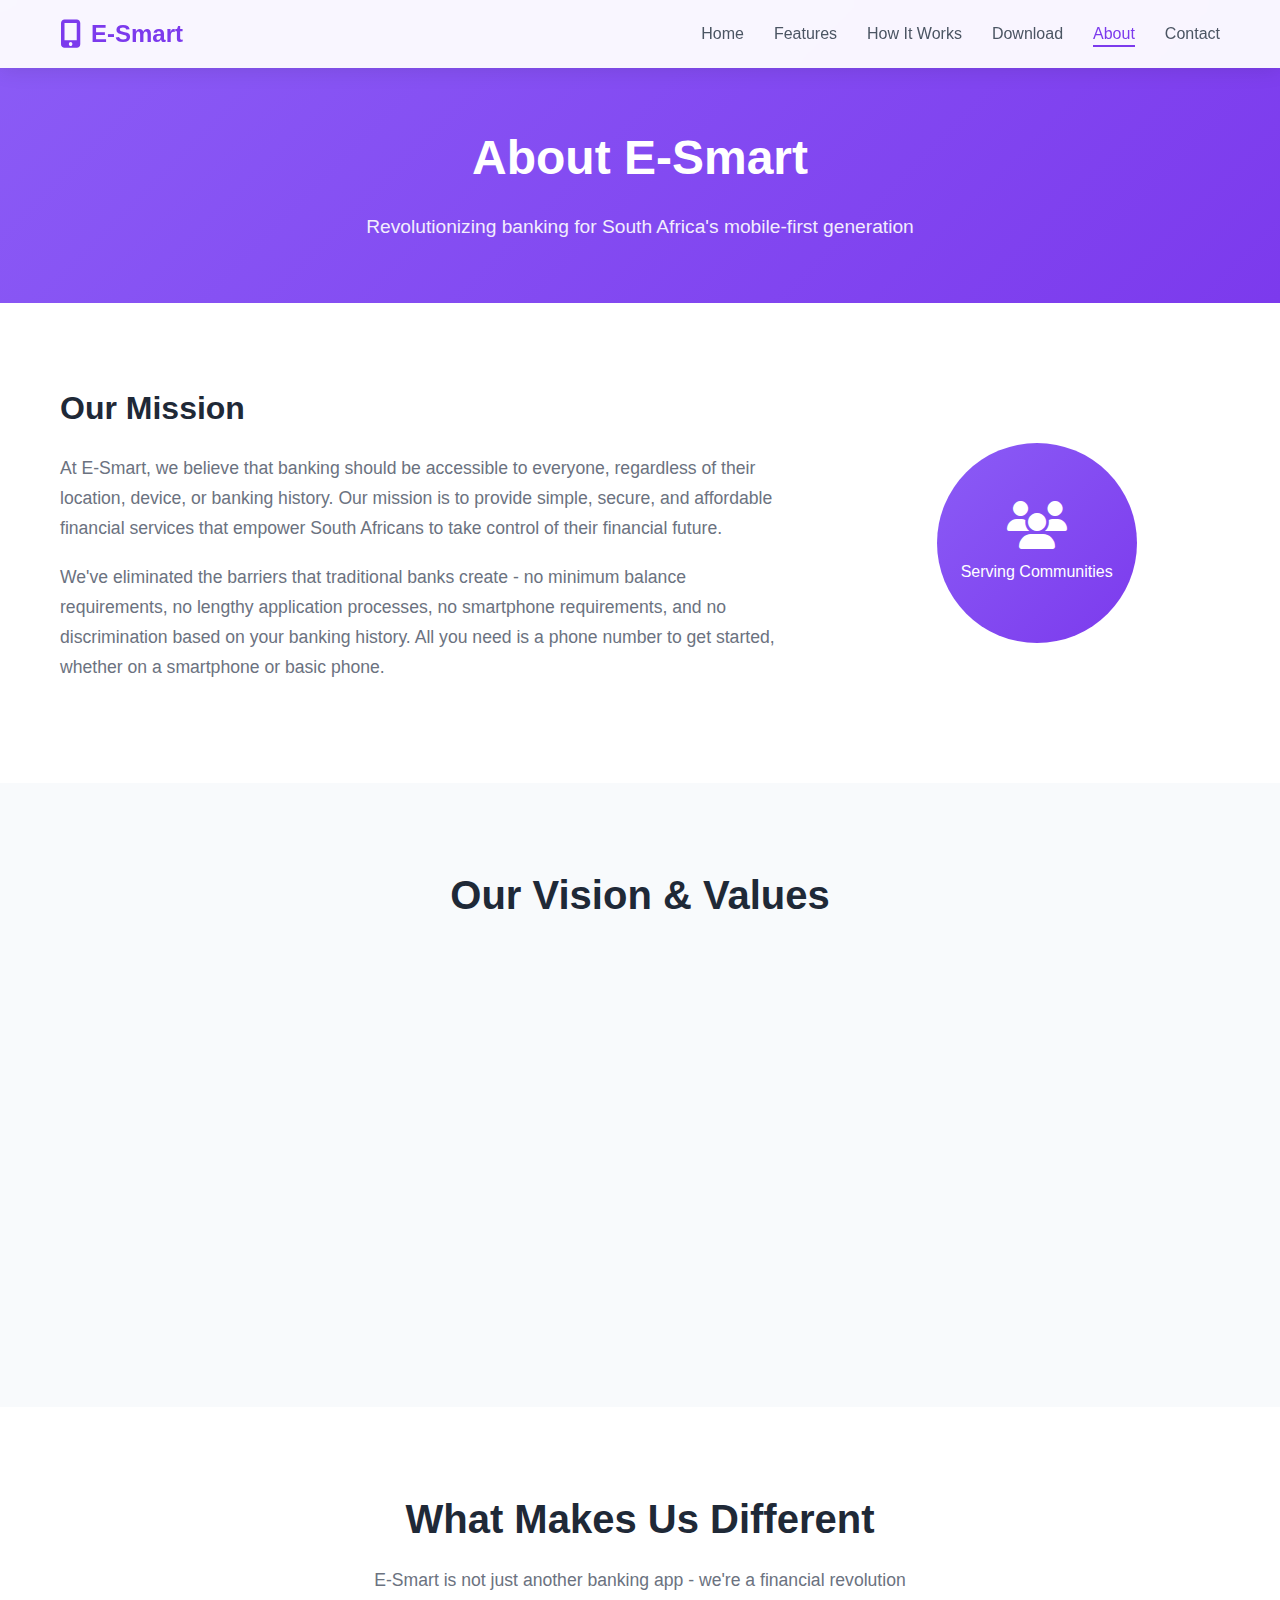
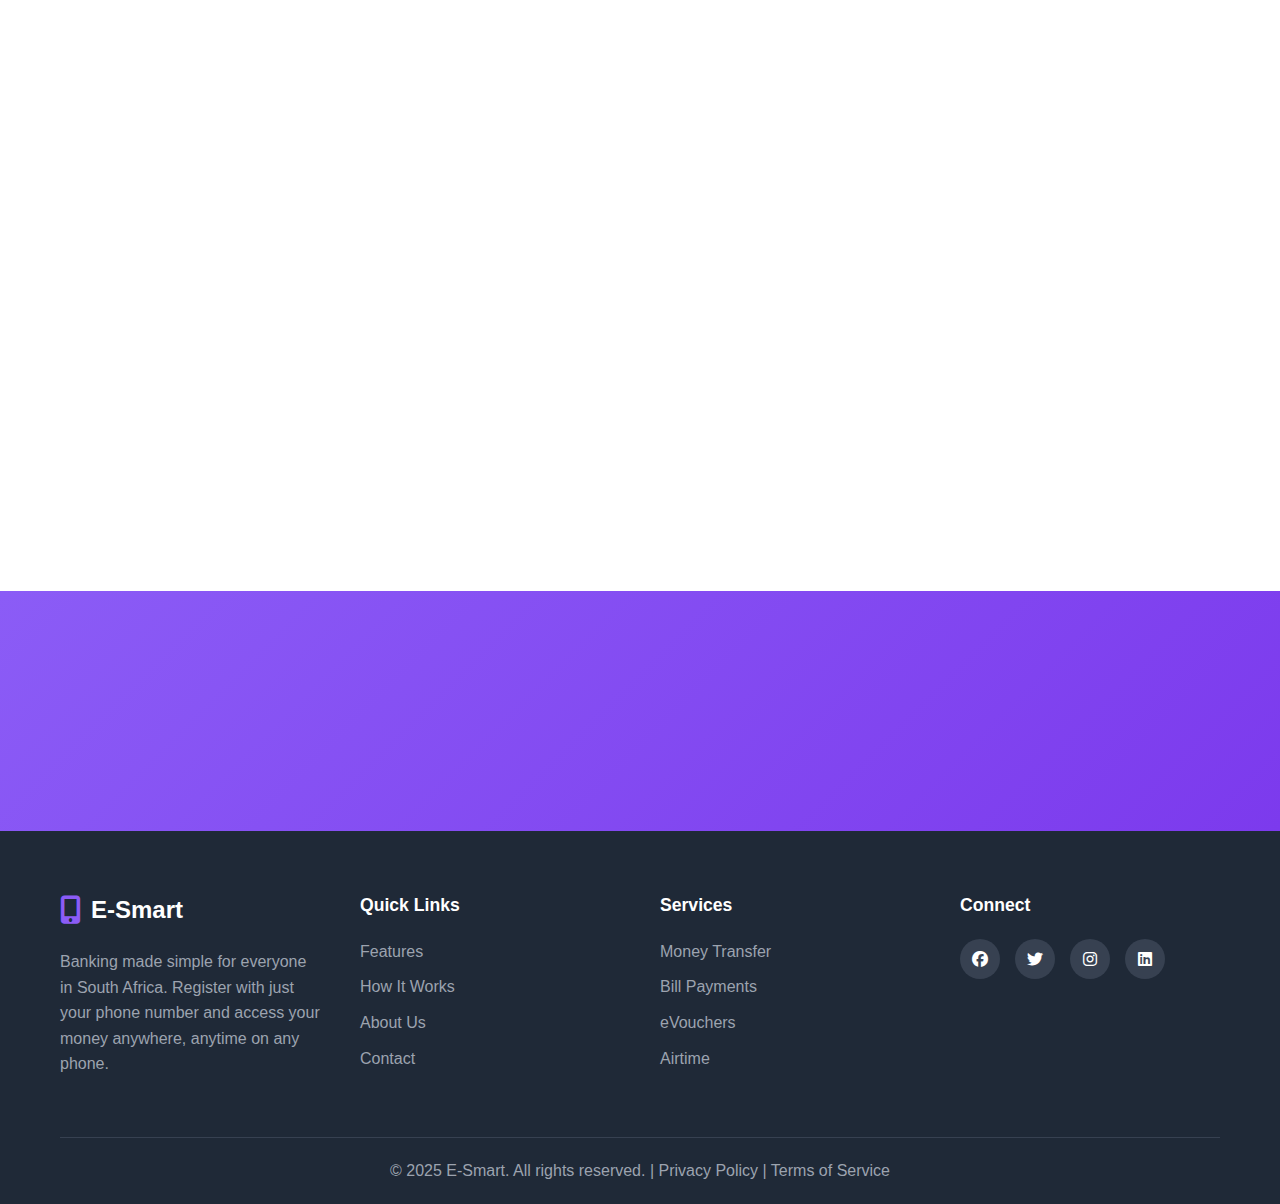
<file: about.html>
<!DOCTYPE html>
<html lang="en">
<head>
    <meta charset="UTF-8">
    <meta name="viewport" content="width=device-width, initial-scale=1.0">
    <title>About Us - E-Smart</title>
    <link rel="stylesheet" href="styles.css">
    <link href="https://cdnjs.cloudflare.com/ajax/libs/font-awesome/6.4.0/css/all.min.css" rel="stylesheet">
</head>
<body>
    <nav class="navbar">
        <div class="nav-container">
            <div class="nav-logo">
                <i class="fas fa-mobile-alt"></i>
                <span>E-Smart</span>
            </div>
            <ul class="nav-menu" id="navMenu">
                <li><a href="index.html" class="nav-link">Home</a></li>
                <li><a href="index.html#features" class="nav-link">Features</a></li>
                <li><a href="index.html#how-it-works" class="nav-link">How It Works</a></li>
                <li><a href="index.html#download" class="nav-link">Download</a></li>
                <li><a href="about.html" class="nav-link active">About</a></li>
                <li><a href="contact.html" class="nav-link">Contact</a></li>
            </ul>
            <div class="nav-toggle" id="navToggle">
                <span class="bar"></span>
                <span class="bar"></span>
                <span class="bar"></span>
            </div>
        </div>
    </nav>

    <section class="page-hero">
        <div class="container">
            <h1>About E-Smart</h1>
            <p>Revolutionizing banking for South Africa's mobile-first generation</p>
        </div>
    </section>

    <section class="about-content">
        <div class="container">
            <div class="about-grid">
                <div class="about-text">
                    <h2>Our Mission</h2>
                    <p>At E-Smart, we believe that banking should be accessible to everyone, regardless of their location, device, or banking history. Our mission is to provide simple, secure, and affordable financial services that empower South Africans to take control of their financial future.</p>
                    
                    <p>We've eliminated the barriers that traditional banks create - no minimum balance requirements, no lengthy application processes, no smartphone requirements, and no discrimination based on your banking history. All you need is a phone number to get started, whether on a smartphone or basic phone.</p>
                </div>
                <div class="about-image">
                    <div class="image-placeholder">
                        <i class="fas fa-users"></i>
                        <p>Serving Communities</p>
                    </div>
                </div>
            </div>
        </div>
    </section>

    <section class="vision-values">
        <div class="container">
            <div class="section-header">
                <h2>Our Vision & Values</h2>
            </div>
            <div class="values-grid">
                <div class="value-card">
                    <i class="fas fa-eye"></i>
                    <h3>Vision</h3>
                    <p>To become South Africa's most trusted banking platform, making financial services accessible to every person with any type of phone - smartphone or basic phone.</p>
                </div>
                <div class="value-card">
                    <i class="fas fa-handshake"></i>
                    <h3>Accessibility</h3>
                    <p>We believe everyone deserves access to banking services, regardless of their background, location, or type of phone they own.</p>
                </div>
                <div class="value-card">
                    <i class="fas fa-shield-alt"></i>
                    <h3>Security</h3>
                    <p>We implement bank-level security measures to protect our users' money and personal information.</p>
                </div>
                <div class="value-card">
                    <i class="fas fa-lightbulb"></i>
                    <h3>Innovation</h3>
                    <p>We continuously innovate to provide the most convenient and user-friendly banking experience.</p>
                </div>
            </div>
        </div>
    </section>

    <section class="why-different">
        <div class="container">
            <div class="section-header">
                <h2>What Makes Us Different</h2>
                <p>E-Smart is not just another banking app - we're a financial revolution</p>
            </div>
            <div class="different-grid">
                <div class="different-item">
                    <h3>Works on Any Phone</h3>
                    <p>Our USSD service (*120*3274#) works on basic phones, feature phones, and smartphones. No internet required for basic banking.</p>
                </div>
                <div class="different-item">
                    <h3>No Bank Dependency</h3>
                    <p>Our eVoucher system allows you to withdraw money at any ATM, regardless of which bank operates it. No more searching for your bank's ATM.</p>
                </div>
                <div class="different-item">
                    <h3>Community-Focused</h3>
                    <p>We work with local spaza shops and merchants, keeping money flowing in your community while providing convenient access points.</p>
                </div>
                <div class="different-item">
                    <h3>Phone-First Design</h3>
                    <p>Built for all mobile users, our platform works on smartphones with intuitive interfaces and on basic phones through USSD menus.</p>
                </div>
                <div class="different-item">
                    <h3>Transparent Pricing</h3>
                    <p>No hidden fees, no monthly charges, no minimum balances. You only pay for the services you use, with clear pricing displayed upfront.</p>
                </div>
            </div>
        </div>
    </section>

    <section class="team-stats">
        <div class="container">
            <div class="stats-grid">
                <div class="stat-card">
                    <div class="stat-number">50K+</div>
                    <div class="stat-label">Active Users</div>
                </div>
                <div class="stat-card">
                    <div class="stat-number">1M+</div>
                    <div class="stat-label">Transactions</div>
                </div>
                <div class="stat-card">
                    <div class="stat-number">500+</div>
                    <div class="stat-label">Partner Locations</div>
                </div>
                <div class="stat-card">
                    <div class="stat-number">24/7</div>
                    <div class="stat-label">Support</div>
                </div>
            </div>
        </div>
    </section>

    <footer class="footer">
        <div class="container">
            <div class="footer-content">
                <div class="footer-section">
                    <div class="footer-logo">
                        <i class="fas fa-mobile-alt"></i>
                        <span>E-Smart</span>
                    </div>
                    <p>Banking made simple for everyone in South Africa. Register with just your phone number and access your money anywhere, anytime on any phone.</p>
                </div>
                <div class="footer-section">
                    <h3>Quick Links</h3>
                    <ul>
                        <li><a href="index.html#features">Features</a></li>
                        <li><a href="index.html#how-it-works">How It Works</a></li>
                        <li><a href="about.html">About Us</a></li>
                        <li><a href="contact.html">Contact</a></li>
                    </ul>
                </div>
                <div class="footer-section">
                    <h3>Services</h3>
                    <ul>
                        <li><a href="#">Money Transfer</a></li>
                        <li><a href="#">Bill Payments</a></li>
                        <li><a href="#">eVouchers</a></li>
                        <li><a href="#">Airtime</a></li>
                    </ul>
                </div>
                <div class="footer-section">
                    <h3>Connect</h3>
                    <div class="social-links">
                        <a href="#"><i class="fab fa-facebook"></i></a>
                        <a href="#"><i class="fab fa-twitter"></i></a>
                        <a href="#"><i class="fab fa-instagram"></i></a>
                        <a href="#"><i class="fab fa-linkedin"></i></a>
                    </div>
                </div>
            </div>
            <div class="footer-bottom">
                <p>&copy; 2025 E-Smart. All rights reserved. | Privacy Policy | Terms of Service</p>
            </div>
        </div>
    </footer>

    <script src="script.js"></script>
</body>
</html>
</file>
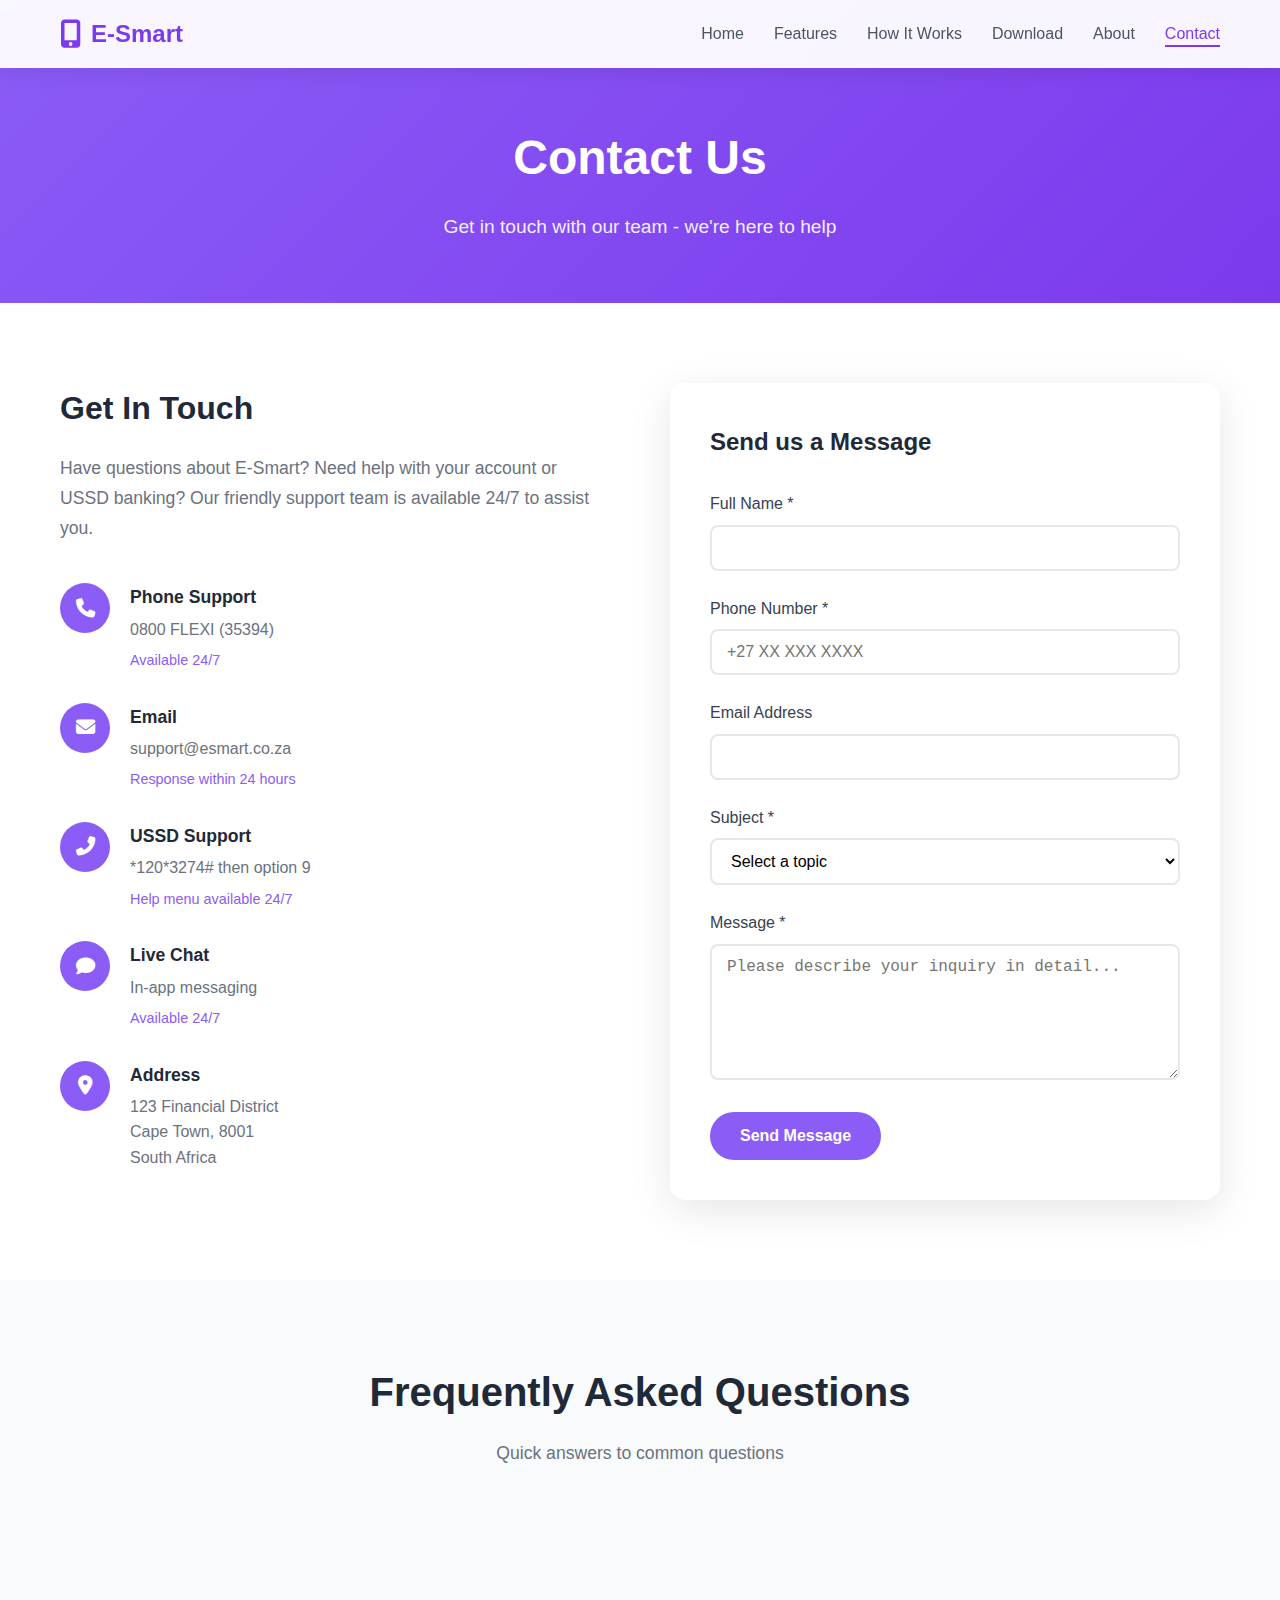
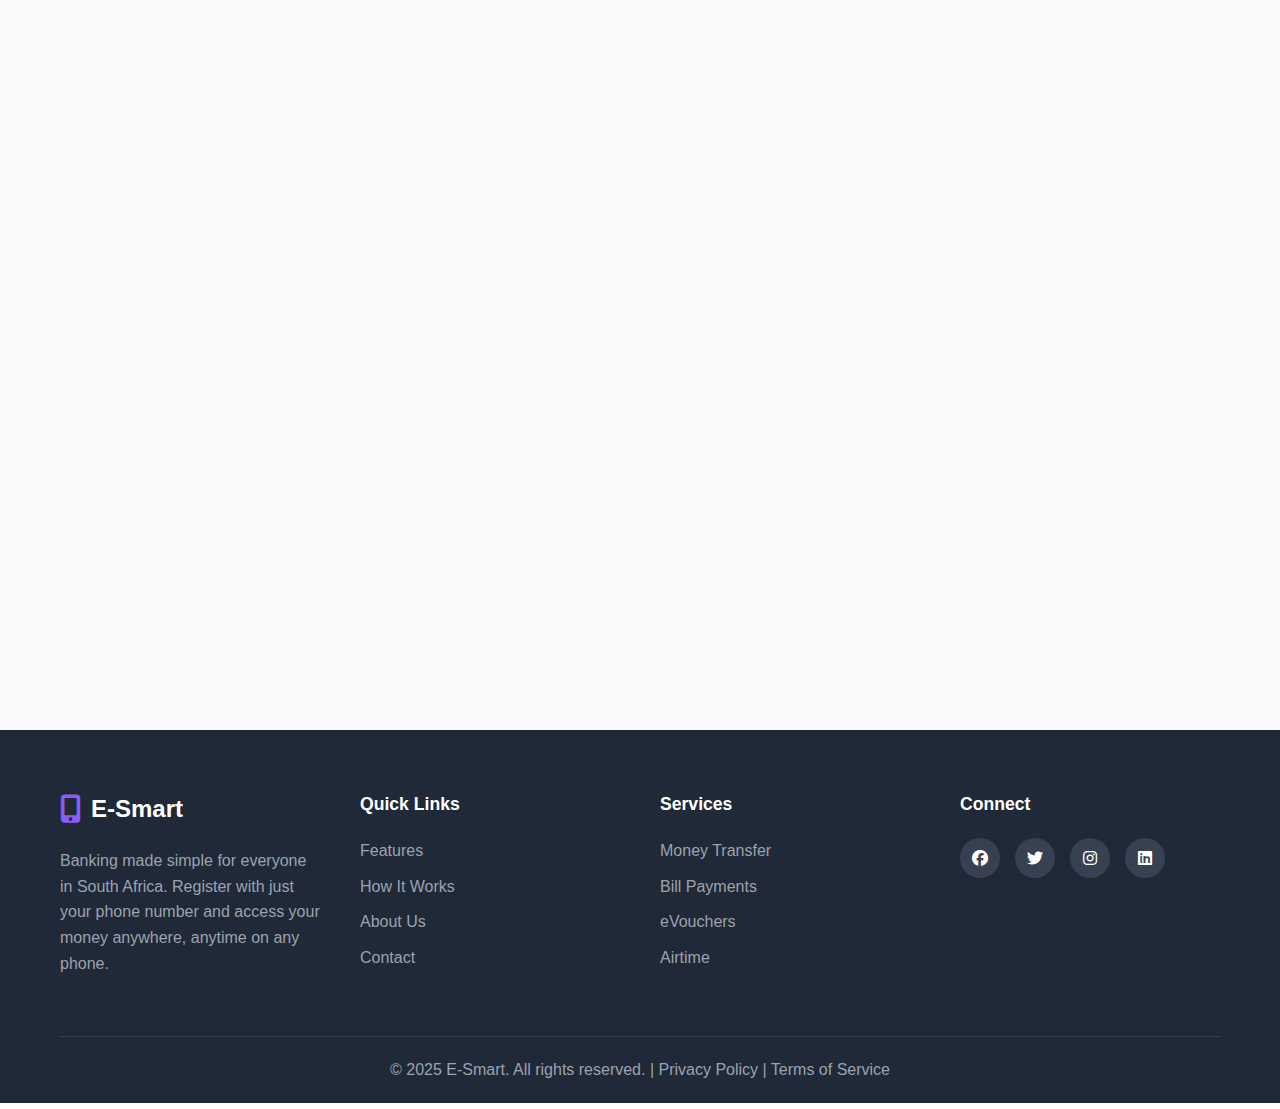
<file: contact.html>
<!DOCTYPE html>
<html lang="en">
<head>
    <meta charset="UTF-8">
    <meta name="viewport" content="width=device-width, initial-scale=1.0">
    <title>Contact Us - E-Smart</title>
    <link rel="stylesheet" href="styles.css">
    <link href="https://cdnjs.cloudflare.com/ajax/libs/font-awesome/6.4.0/css/all.min.css" rel="stylesheet">
</head>
<body>
    <nav class="navbar">
        <div class="nav-container">
            <div class="nav-logo">
                <i class="fas fa-mobile-alt"></i>
                <span>E-Smart</span>
            </div>
            <ul class="nav-menu" id="navMenu">
                <li><a href="index.html" class="nav-link">Home</a></li>
                <li><a href="index.html#features" class="nav-link">Features</a></li>
                <li><a href="index.html#how-it-works" class="nav-link">How It Works</a></li>
                <li><a href="index.html#download" class="nav-link">Download</a></li>
                <li><a href="about.html" class="nav-link">About</a></li>
                <li><a href="contact.html" class="nav-link active">Contact</a></li>
            </ul>
            <div class="nav-toggle" id="navToggle">
                <span class="bar"></span>
                <span class="bar"></span>
                <span class="bar"></span>
            </div>
        </div>
    </nav>

    <section class="page-hero">
        <div class="container">
            <h1>Contact Us</h1>
            <p>Get in touch with our team - we're here to help</p>
        </div>
    </section>

    <section class="contact-content">
        <div class="container">
            <div class="contact-grid">
                <div class="contact-info">
                    <h2>Get In Touch</h2>
                    <p>Have questions about E-Smart? Need help with your account or USSD banking? Our friendly support team is available 24/7 to assist you.</p>
                    
                    <div class="contact-methods">
                        <div class="contact-method">
                            <i class="fas fa-phone"></i>
                            <div>
                                <h3>Phone Support</h3>
                                <p>0800 FLEXI (35394)</p>
                                <span>Available 24/7</span>
                            </div>
                        </div>
                        <div class="contact-method">
                            <i class="fas fa-envelope"></i>
                            <div>
                                <h3>Email</h3>
                                <p>support@esmart.co.za</p>
                                <span>Response within 24 hours</span>
                            </div>
                        </div>
                        <div class="contact-method">
                            <i class="fas fa-phone-alt"></i>
                            <div>
                                <h3>USSD Support</h3>
                                <p>*120*3274# then option 9</p>
                                <span>Help menu available 24/7</span>
                            </div>
                        </div>
                        <div class="contact-method">
                            <i class="fas fa-comment"></i>
                            <div>
                                <h3>Live Chat</h3>
                                <p>In-app messaging</p>
                                <span>Available 24/7</span>
                            </div>
                        </div>
                        <div class="contact-method">
                            <i class="fas fa-map-marker-alt"></i>
                            <div>
                                <h3>Address</h3>
                                <p>123 Financial District<br>Cape Town, 8001<br>South Africa</p>
                            </div>
                        </div>
                    </div>
                </div>
                <div class="contact-form-container">
                    <form class="contact-form" id="contactForm">
                        <h2>Send us a Message</h2>
                        <div class="form-group">
                            <label for="name">Full Name *</label>
                            <input type="text" id="name" name="name" required>
                        </div>
                        <div class="form-group">
                            <label for="phone">Phone Number *</label>
                            <input type="tel" id="phone" name="phone" placeholder="+27 XX XXX XXXX" required>
                        </div>
                        <div class="form-group">
                            <label for="email">Email Address</label>
                            <input type="email" id="email" name="email">
                        </div>
                        <div class="form-group">
                            <label for="subject">Subject *</label>
                            <select id="subject" name="subject" required>
                                <option value="">Select a topic</option>
                                <option value="account">Account Issues</option>
                                <option value="transaction">Transaction Problems</option>
                                <option value="deposit">Deposit Issues</option>
                                <option value="withdrawal">Withdrawal Problems</option>
                                <option value="app">App Support</option>
                                <option value="ussd">USSD Banking Help</option>
                                <option value="general">General Inquiry</option>
                                <option value="business">Business Partnership</option>
                                <option value="feedback">Feedback</option>
                            </select>
                        </div>
                        <div class="form-group">
                            <label for="message">Message *</label>
                            <textarea id="message" name="message" rows="6" placeholder="Please describe your inquiry in detail..." required></textarea>
                        </div>
                        <button type="submit" class="btn btn-primary">Send Message</button>
                    </form>
                </div>
            </div>
        </div>
    </section>

    <section class="faq">
        <div class="container">
            <div class="section-header">
                <h2>Frequently Asked Questions</h2>
                <p>Quick answers to common questions</p>
            </div>
            <div class="faq-grid">
                <div class="faq-item">
                    <h3>How do I register for E-Smart?</h3>
                    <p>Download our app and register with your phone number, or dial *120*3274# on any phone. You'll receive an OTP to verify your account - it's that simple!</p>
                </div>
                <div class="faq-item">
                    <h3>Can I use E-Smart without a smartphone?</h3>
                    <p>Yes! Dial *120*3274# on any phone to access our USSD banking service. You can check balance, send money, buy airtime, and more.</p>
                </div>
                <div class="faq-item">
                    <h3>Where can I deposit money?</h3>
                    <p>You can deposit money at spaza shops, Pick n Pay, Boxer, Shoprite, Kazang agents, MoMo agents, and many other partner locations.</p>
                </div>
                <div class="faq-item">
                    <h3>How do eVouchers work?</h3>
                    <p>Purchase an eVoucher at any participating location, and use it to withdraw cash at any ATM in South Africa - regardless of the bank.</p>
                </div>
                <div class="faq-item">
                    <h3>Is FlexiBank secure?</h3>
                    <h3>Is E-Smart secure?</h3>
                    <p>Yes! We use bank-level security, OTP verification, PIN protection, and encrypted transactions to keep your money and data safe on both app and USSD.</p>
                </div>
                <div class="faq-item">
                    <h3>Are there monthly fees?</h3>
                    <p>No monthly fees! You only pay for the services you use, with transparent pricing and no hidden charges.</p>
                </div>
                <div class="faq-item">
                    <h3>What if I lose my phone?</h3>
                    <p>Contact our support team immediately. We can secure your account and help you regain access on a new device.</p>
                </div>
            </div>
        </div>
    </section>

    <footer class="footer">
        <div class="container">
            <div class="footer-content">
                <div class="footer-section">
                    <div class="footer-logo">
                        <i class="fas fa-mobile-alt"></i>
                        <span>E-Smart</span>
                    </div>
                    <p>Banking made simple for everyone in South Africa. Register with just your phone number and access your money anywhere, anytime on any phone.</p>
                </div>
                <div class="footer-section">
                    <h3>Quick Links</h3>
                    <ul>
                        <li><a href="index.html#features">Features</a></li>
                        <li><a href="index.html#how-it-works">How It Works</a></li>
                        <li><a href="about.html">About Us</a></li>
                        <li><a href="contact.html">Contact</a></li>
                    </ul>
                </div>
                <div class="footer-section">
                    <h3>Services</h3>
                    <ul>
                        <li><a href="#">Money Transfer</a></li>
                        <li><a href="#">Bill Payments</a></li>
                        <li><a href="#">eVouchers</a></li>
                        <li><a href="#">Airtime</a></li>
                    </ul>
                </div>
                <div class="footer-section">
                    <h3>Connect</h3>
                    <div class="social-links">
                        <a href="#"><i class="fab fa-facebook"></i></a>
                        <a href="#"><i class="fab fa-twitter"></i></a>
                        <a href="#"><i class="fab fa-instagram"></i></a>
                        <a href="#"><i class="fab fa-linkedin"></i></a>
                    </div>
                </div>
            </div>
            <div class="footer-bottom">
                <p>&copy; 2025 E-Smart. All rights reserved. | Privacy Policy | Terms of Service</p>
            </div>
        </div>
    </footer>

    <script src="script.js"></script>
</body>
</html>
</file>
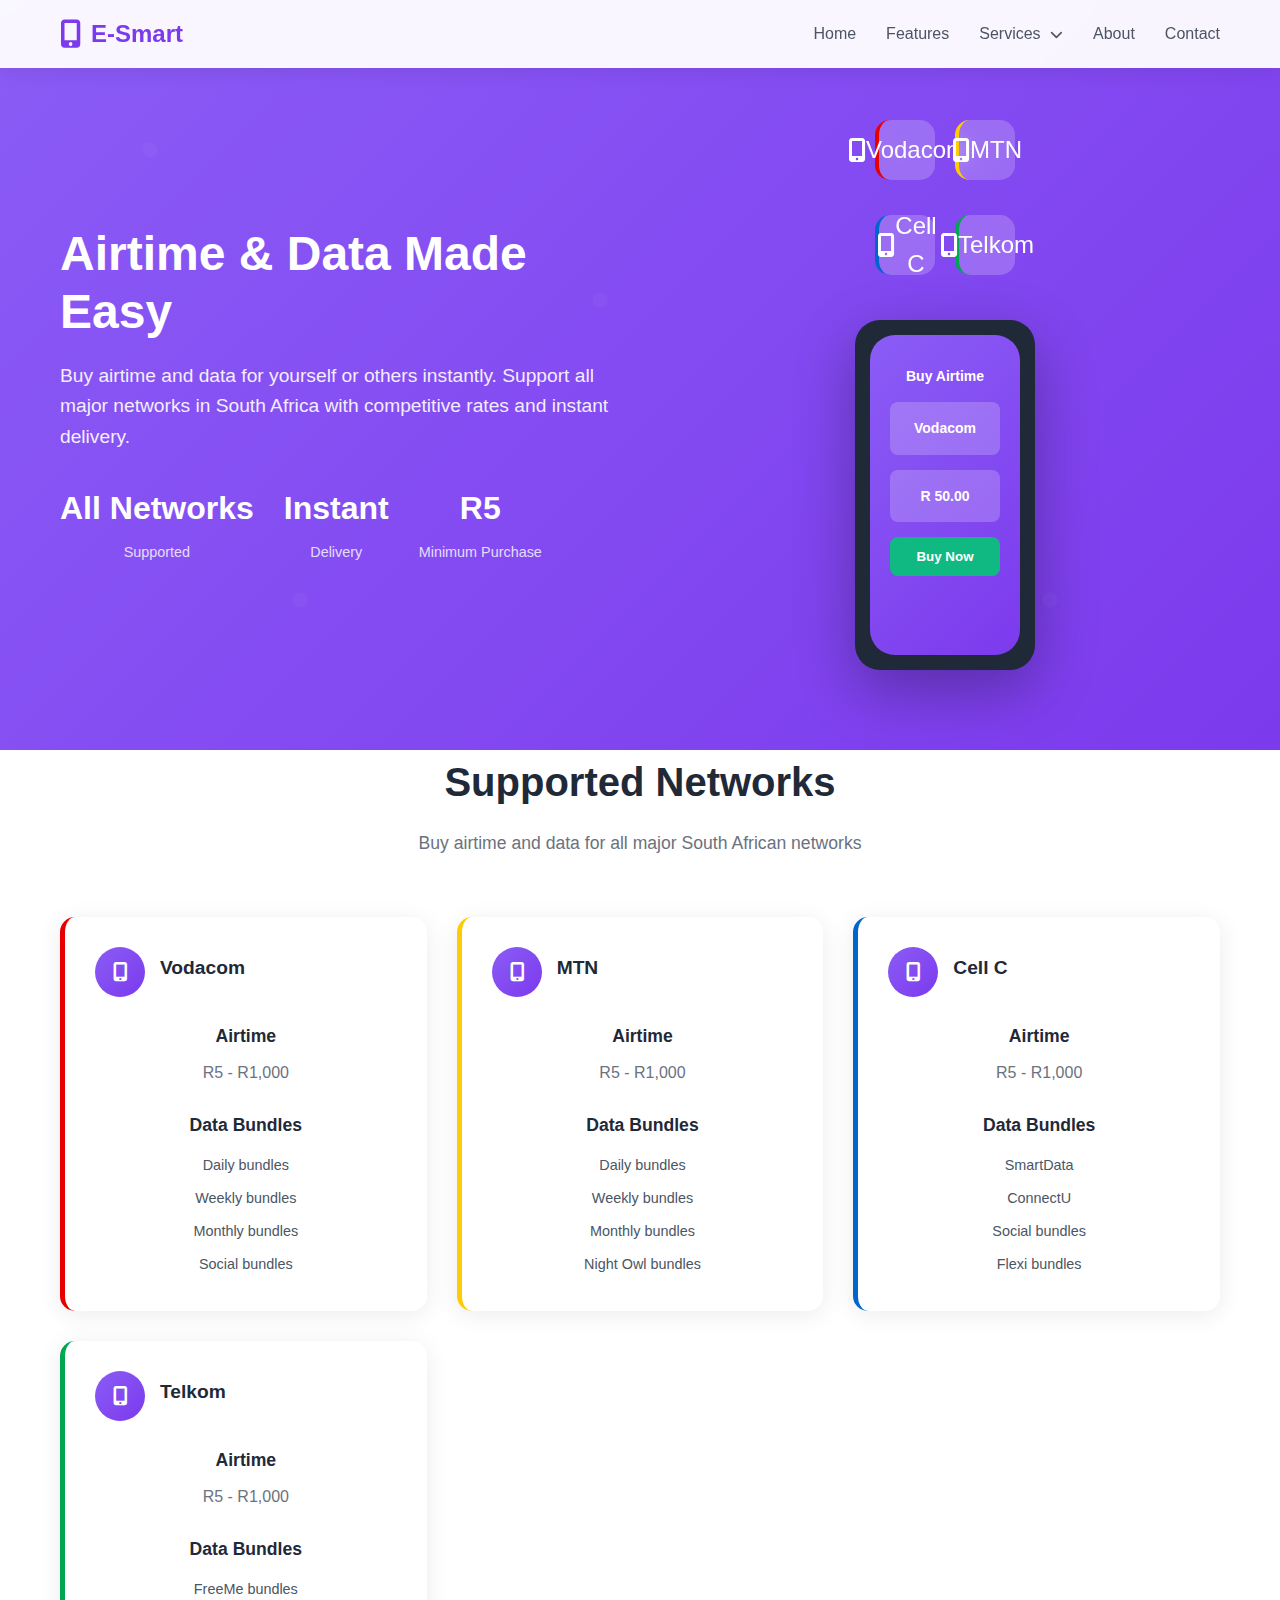
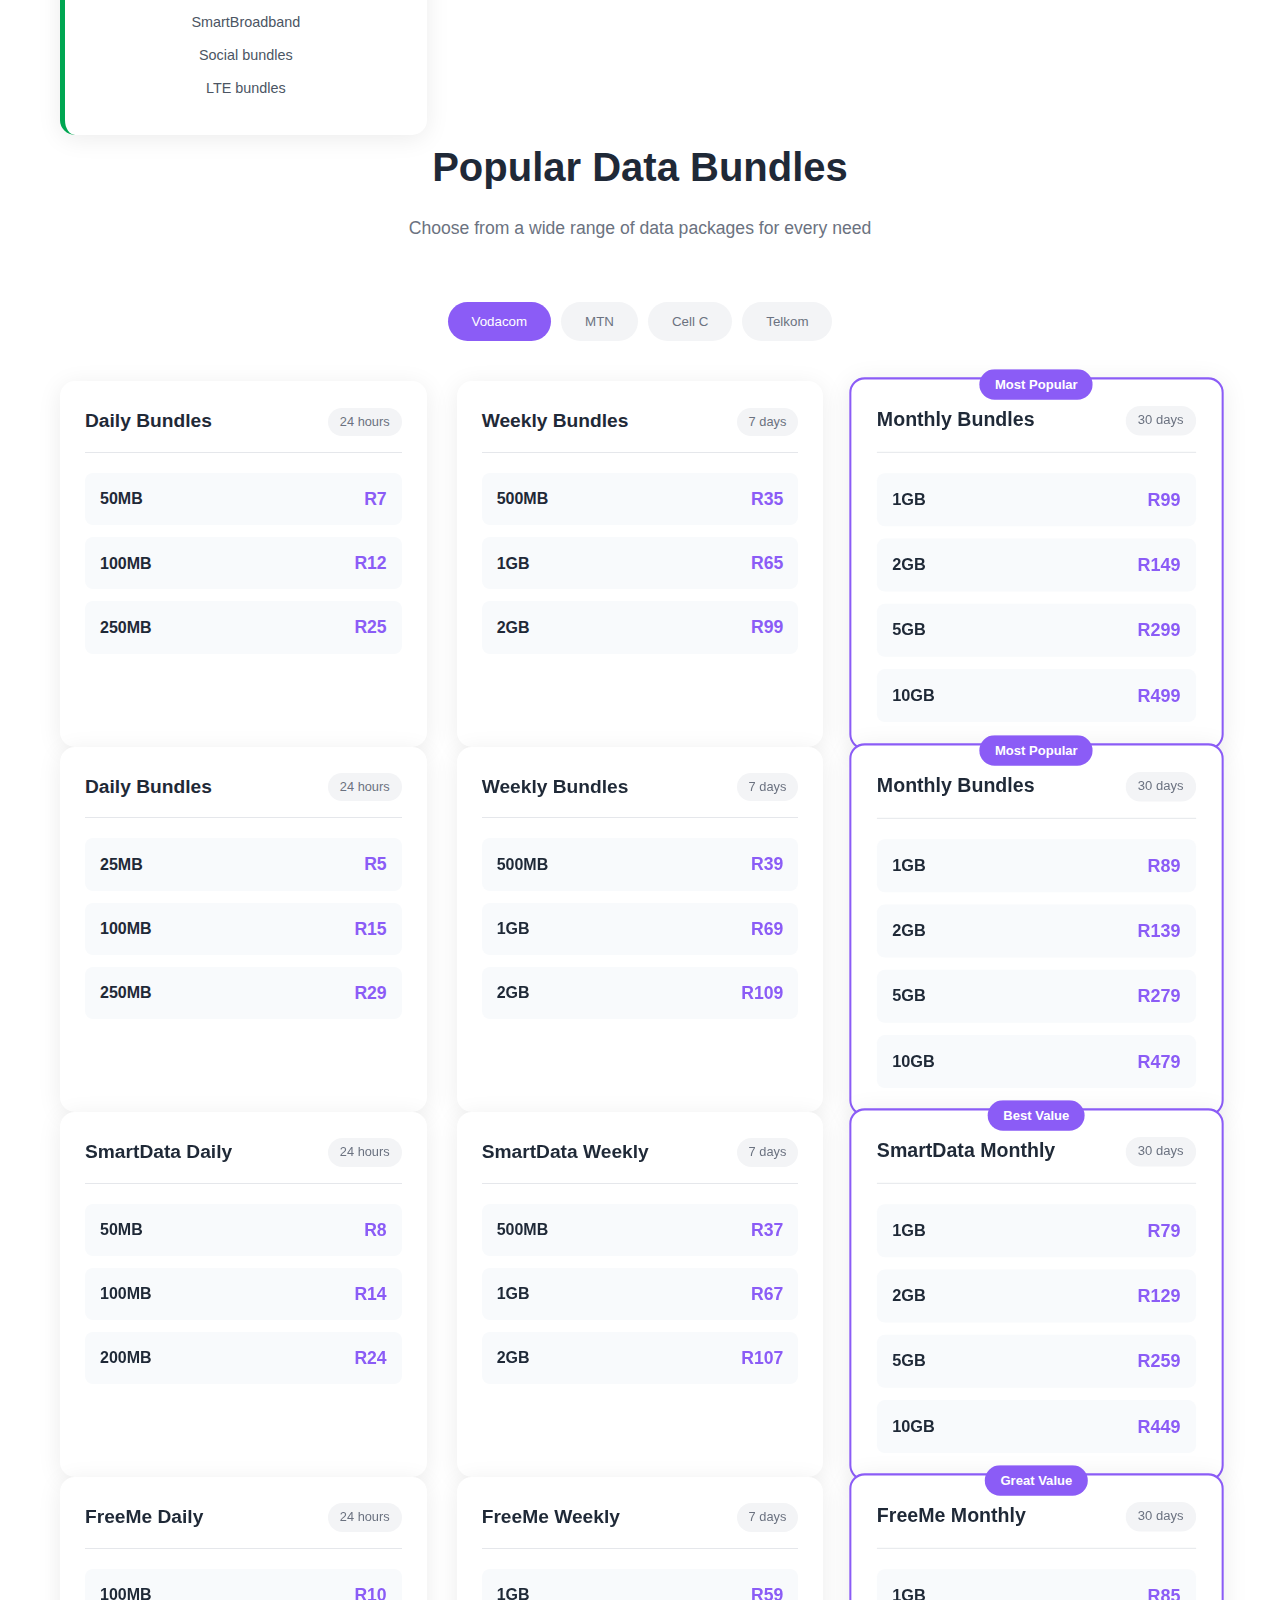
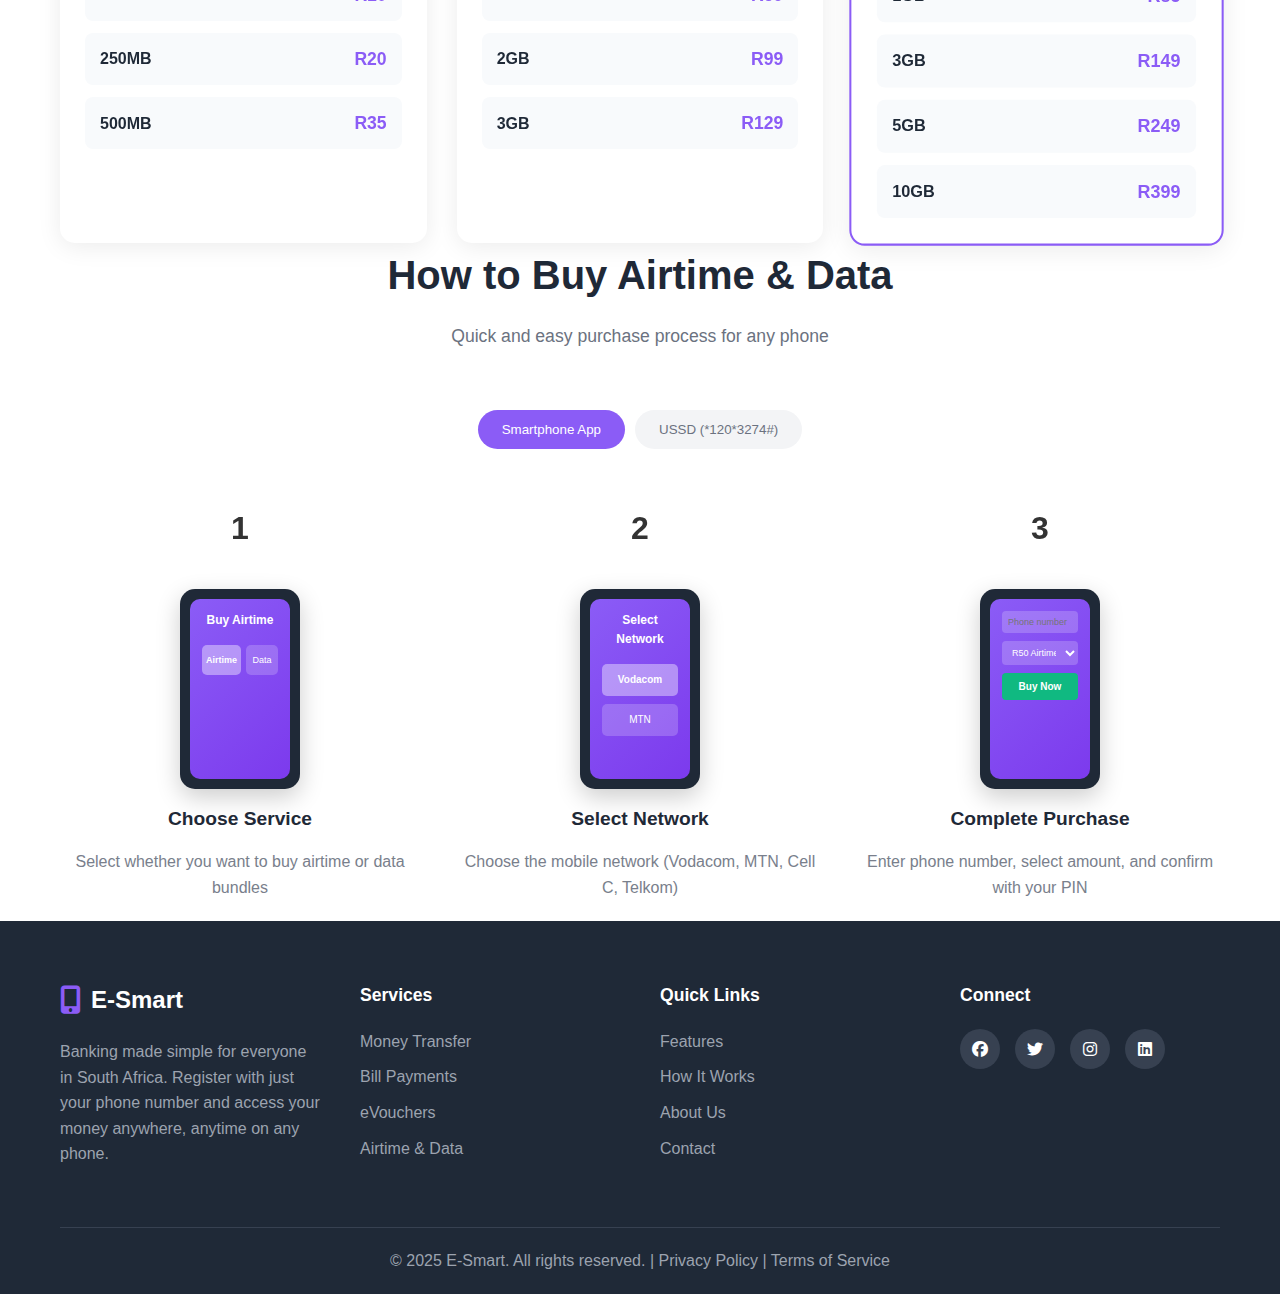
<file: services/airtime-data.html>
<!DOCTYPE html>
<html lang="en">
<head>
    <meta charset="UTF-8">
    <meta name="viewport" content="width=device-width, initial-scale=1.0">
    <title>Airtime & Data - E-Smart</title>
    <link rel="stylesheet" href="../styles.css">
    <link href="https://cdnjs.cloudflare.com/ajax/libs/font-awesome/6.4.0/css/all.min.css" rel="stylesheet">
</head>
<body>
    <nav class="navbar">
        <div class="nav-container">
            <div class="nav-logo">
                <i class="fas fa-mobile-alt"></i>
                <span>E-Smart</span>
            </div>
            <ul class="nav-menu" id="navMenu">
                <li><a href="../index.html" class="nav-link">Home</a></li>
                <li><a href="../index.html#features" class="nav-link">Features</a></li>
                <li class="nav-dropdown">
                    <a href="#" class="nav-link">Services <i class="fas fa-chevron-down"></i></a>
                    <ul class="dropdown-menu">
                        <li><a href="money-transfer.html">Money Transfer</a></li>
                        <li><a href="bill-payments.html">Bill Payments</a></li>
                        <li><a href="evouchers.html">eVouchers</a></li>
                        <li><a href="airtime-data.html">Airtime & Data</a></li>
                    </ul>
                </li>
                <li><a href="../about.html" class="nav-link">About</a></li>
                <li><a href="../contact.html" class="nav-link">Contact</a></li>
            </ul>
            <div class="nav-toggle" id="navToggle">
                <span class="bar"></span>
                <span class="bar"></span>
                <span class="bar"></span>
            </div>
        </div>
    </nav>

    <section class="service-hero">
        <div class="container">
            <div class="service-hero-content">
                <div class="service-hero-text">
                    <h1>Airtime & Data Made Easy</h1>
                    <p>Buy airtime and data for yourself or others instantly. Support all major networks in South Africa with competitive rates and instant delivery.</p>
                    <div class="service-stats">
                        <div class="stat">
                            <span class="stat-number">All Networks</span>
                            <span class="stat-label">Supported</span>
                        </div>
                        <div class="stat">
                            <span class="stat-number">Instant</span>
                            <span class="stat-label">Delivery</span>
                        </div>
                        <div class="stat">
                            <span class="stat-number">R5</span>
                            <span class="stat-label">Minimum Purchase</span>
                        </div>
                    </div>
                </div>
                <div class="service-hero-visual">
                    <div class="airtime-showcase">
                        <div class="network-logos">
                            <div class="network-logo vodacom">
                                <i class="fas fa-mobile-alt"></i>
                                <span>Vodacom</span>
                            </div>
                            <div class="network-logo mtn">
                                <i class="fas fa-mobile-alt"></i>
                                <span>MTN</span>
                            </div>
                            <div class="network-logo cellc">
                                <i class="fas fa-mobile-alt"></i>
                                <span>Cell C</span>
                            </div>
                            <div class="network-logo telkom">
                                <i class="fas fa-mobile-alt"></i>
                                <span>Telkom</span>
                            </div>
                        </div>
                        <div class="purchase-demo">
                            <div class="phone-airtime">
                                <div class="phone-screen">
                                    <div class="airtime-ui">
                                        <h4>Buy Airtime</h4>
                                        <div class="network-select">
                                            <span>Vodacom</span>
                                        </div>
                                        <div class="amount-select">
                                            <span>R 50.00</span>
                                        </div>
                                        <button class="buy-btn">Buy Now</button>
                                    </div>
                                </div>
                            </div>
                        </div>
                    </div>
                </div>
            </div>
        </div>
    </section>

    <section class="supported-networks">
        <div class="container">
            <div class="section-header">
                <h2>Supported Networks</h2>
                <p>Buy airtime and data for all major South African networks</p>
            </div>
            <div class="networks-grid">
                <div class="network-card vodacom-card">
                    <div class="network-header">
                        <div class="network-icon">
                            <i class="fas fa-mobile-alt"></i>
                        </div>
                        <h3>Vodacom</h3>
                    </div>
                    <div class="network-services">
                        <div class="service-type">
                            <h4>Airtime</h4>
                            <p>R5 - R1,000</p>
                        </div>
                        <div class="service-type">
                            <h4>Data Bundles</h4>
                            <ul>
                                <li>Daily bundles</li>
                                <li>Weekly bundles</li>
                                <li>Monthly bundles</li>
                                <li>Social bundles</li>
                            </ul>
                        </div>
                    </div>
                </div>
                <div class="network-card mtn-card">
                    <div class="network-header">
                        <div class="network-icon">
                            <i class="fas fa-mobile-alt"></i>
                        </div>
                        <h3>MTN</h3>
                    </div>
                    <div class="network-services">
                        <div class="service-type">
                            <h4>Airtime</h4>
                            <p>R5 - R1,000</p>
                        </div>
                        <div class="service-type">
                            <h4>Data Bundles</h4>
                            <ul>
                                <li>Daily bundles</li>
                                <li>Weekly bundles</li>
                                <li>Monthly bundles</li>
                                <li>Night Owl bundles</li>
                            </ul>
                        </div>
                    </div>
                </div>
                <div class="network-card cellc-card">
                    <div class="network-header">
                        <div class="network-icon">
                            <i class="fas fa-mobile-alt"></i>
                        </div>
                        <h3>Cell C</h3>
                    </div>
                    <div class="network-services">
                        <div class="service-type">
                            <h4>Airtime</h4>
                            <p>R5 - R1,000</p>
                        </div>
                        <div class="service-type">
                            <h4>Data Bundles</h4>
                            <ul>
                                <li>SmartData</li>
                                <li>ConnectU</li>
                                <li>Social bundles</li>
                                <li>Flexi bundles</li>
                            </ul>
                        </div>
                    </div>
                </div>
                <div class="network-card telkom-card">
                    <div class="network-header">
                        <div class="network-icon">
                            <i class="fas fa-mobile-alt"></i>
                        </div>
                        <h3>Telkom</h3>
                    </div>
                    <div class="network-services">
                        <div class="service-type">
                            <h4>Airtime</h4>
                            <p>R5 - R1,000</p>
                        </div>
                        <div class="service-type">
                            <h4>Data Bundles</h4>
                            <ul>
                                <li>FreeMe bundles</li>
                                <li>SmartBroadband</li>
                                <li>Social bundles</li>
                                <li>LTE bundles</li>
                            </ul>
                        </div>
                    </div>
                </div>
            </div>
        </div>
    </section>

    <section class="data-bundles">
        <div class="container">
            <div class="section-header">
                <h2>Popular Data Bundles</h2>
                <p>Choose from a wide range of data packages for every need</p>
            </div>
            <div class="bundles-showcase">
                <div class="bundle-tabs">
                    <button class="bundle-tab active" data-network="vodacom">Vodacom</button>
                    <button class="bundle-tab" data-network="mtn">MTN</button>
                    <button class="bundle-tab" data-network="cellc">Cell C</button>
                    <button class="bundle-tab" data-network="telkom">Telkom</button>
                </div>
                <div class="bundle-content active" id="vodacom">
                    <div class="bundles-grid">
                        <div class="bundle-card daily">
                            <div class="bundle-header">
                                <h3>Daily Bundles</h3>
                                <span class="validity">24 hours</span>
                            </div>
                            <div class="bundle-options">
                                <div class="bundle-option">
                                    <span class="data-amount">50MB</span>
                                    <span class="price">R7</span>
                                </div>
                                <div class="bundle-option">
                                    <span class="data-amount">100MB</span>
                                    <span class="price">R12</span>
                                </div>
                                <div class="bundle-option">
                                    <span class="data-amount">250MB</span>
                                    <span class="price">R25</span>
                                </div>
                            </div>
                        </div>
                        <div class="bundle-card weekly">
                            <div class="bundle-header">
                                <h3>Weekly Bundles</h3>
                                <span class="validity">7 days</span>
                            </div>
                            <div class="bundle-options">
                                <div class="bundle-option">
                                    <span class="data-amount">500MB</span>
                                    <span class="price">R35</span>
                                </div>
                                <div class="bundle-option">
                                    <span class="data-amount">1GB</span>
                                    <span class="price">R65</span>
                                </div>
                                <div class="bundle-option">
                                    <span class="data-amount">2GB</span>
                                    <span class="price">R99</span>
                                </div>
                            </div>
                        </div>
                        <div class="bundle-card monthly popular">
                            <div class="popular-badge">Most Popular</div>
                            <div class="bundle-header">
                                <h3>Monthly Bundles</h3>
                                <span class="validity">30 days</span>
                            </div>
                            <div class="bundle-options">
                                <div class="bundle-option">
                                    <span class="data-amount">1GB</span>
                                    <span class="price">R99</span>
                                </div>
                                <div class="bundle-option">
                                    <span class="data-amount">2GB</span>
                                    <span class="price">R149</span>
                                </div>
                                <div class="bundle-option">
                                    <span class="data-amount">5GB</span>
                                    <span class="price">R299</span>
                                </div>
                                <div class="bundle-option">
                                    <span class="data-amount">10GB</span>
                                    <span class="price">R499</span>
                                </div>
                            </div>
                        </div>
                    </div>
                </div>
                <div class="bundle-content" id="mtn">
                    <div class="bundles-grid">
                        <div class="bundle-card daily">
                            <div class="bundle-header">
                                <h3>Daily Bundles</h3>
                                <span class="validity">24 hours</span>
                            </div>
                            <div class="bundle-options">
                                <div class="bundle-option">
                                    <span class="data-amount">25MB</span>
                                    <span class="price">R5</span>
                                </div>
                                <div class="bundle-option">
                                    <span class="data-amount">100MB</span>
                                    <span class="price">R15</span>
                                </div>
                                <div class="bundle-option">
                                    <span class="data-amount">250MB</span>
                                    <span class="price">R29</span>
                                </div>
                            </div>
                        </div>
                        <div class="bundle-card weekly">
                            <div class="bundle-header">
                                <h3>Weekly Bundles</h3>
                                <span class="validity">7 days</span>
                            </div>
                            <div class="bundle-options">
                                <div class="bundle-option">
                                    <span class="data-amount">500MB</span>
                                    <span class="price">R39</span>
                                </div>
                                <div class="bundle-option">
                                    <span class="data-amount">1GB</span>
                                    <span class="price">R69</span>
                                </div>
                                <div class="bundle-option">
                                    <span class="data-amount">2GB</span>
                                    <span class="price">R109</span>
                                </div>
                            </div>
                        </div>
                        <div class="bundle-card monthly popular">
                            <div class="popular-badge">Most Popular</div>
                            <div class="bundle-header">
                                <h3>Monthly Bundles</h3>
                                <span class="validity">30 days</span>
                            </div>
                            <div class="bundle-options">
                                <div class="bundle-option">
                                    <span class="data-amount">1GB</span>
                                    <span class="price">R89</span>
                                </div>
                                <div class="bundle-option">
                                    <span class="data-amount">2GB</span>
                                    <span class="price">R139</span>
                                </div>
                                <div class="bundle-option">
                                    <span class="data-amount">5GB</span>
                                    <span class="price">R279</span>
                                </div>
                                <div class="bundle-option">
                                    <span class="data-amount">10GB</span>
                                    <span class="price">R479</span>
                                </div>
                            </div>
                        </div>
                    </div>
                </div>
                <div class="bundle-content" id="cellc">
                    <div class="bundles-grid">
                        <div class="bundle-card daily">
                            <div class="bundle-header">
                                <h3>SmartData Daily</h3>
                                <span class="validity">24 hours</span>
                            </div>
                            <div class="bundle-options">
                                <div class="bundle-option">
                                    <span class="data-amount">50MB</span>
                                    <span class="price">R8</span>
                                </div>
                                <div class="bundle-option">
                                    <span class="data-amount">100MB</span>
                                    <span class="price">R14</span>
                                </div>
                                <div class="bundle-option">
                                    <span class="data-amount">200MB</span>
                                    <span class="price">R24</span>
                                </div>
                            </div>
                        </div>
                        <div class="bundle-card weekly">
                            <div class="bundle-header">
                                <h3>SmartData Weekly</h3>
                                <span class="validity">7 days</span>
                            </div>
                            <div class="bundle-options">
                                <div class="bundle-option">
                                    <span class="data-amount">500MB</span>
                                    <span class="price">R37</span>
                                </div>
                                <div class="bundle-option">
                                    <span class="data-amount">1GB</span>
                                    <span class="price">R67</span>
                                </div>
                                <div class="bundle-option">
                                    <span class="data-amount">2GB</span>
                                    <span class="price">R107</span>
                                </div>
                            </div>
                        </div>
                        <div class="bundle-card monthly popular">
                            <div class="popular-badge">Best Value</div>
                            <div class="bundle-header">
                                <h3>SmartData Monthly</h3>
                                <span class="validity">30 days</span>
                            </div>
                            <div class="bundle-options">
                                <div class="bundle-option">
                                    <span class="data-amount">1GB</span>
                                    <span class="price">R79</span>
                                </div>
                                <div class="bundle-option">
                                    <span class="data-amount">2GB</span>
                                    <span class="price">R129</span>
                                </div>
                                <div class="bundle-option">
                                    <span class="data-amount">5GB</span>
                                    <span class="price">R259</span>
                                </div>
                                <div class="bundle-option">
                                    <span class="data-amount">10GB</span>
                                    <span class="price">R449</span>
                                </div>
                            </div>
                        </div>
                    </div>
                </div>
                <div class="bundle-content" id="telkom">
                    <div class="bundles-grid">
                        <div class="bundle-card daily">
                            <div class="bundle-header">
                                <h3>FreeMe Daily</h3>
                                <span class="validity">24 hours</span>
                            </div>
                            <div class="bundle-options">
                                <div class="bundle-option">
                                    <span class="data-amount">100MB</span>
                                    <span class="price">R10</span>
                                </div>
                                <div class="bundle-option">
                                    <span class="data-amount">250MB</span>
                                    <span class="price">R20</span>
                                </div>
                                <div class="bundle-option">
                                    <span class="data-amount">500MB</span>
                                    <span class="price">R35</span>
                                </div>
                            </div>
                        </div>
                        <div class="bundle-card weekly">
                            <div class="bundle-header">
                                <h3>FreeMe Weekly</h3>
                                <span class="validity">7 days</span>
                            </div>
                            <div class="bundle-options">
                                <div class="bundle-option">
                                    <span class="data-amount">1GB</span>
                                    <span class="price">R59</span>
                                </div>
                                <div class="bundle-option">
                                    <span class="data-amount">2GB</span>
                                    <span class="price">R99</span>
                                </div>
                                <div class="bundle-option">
                                    <span class="data-amount">3GB</span>
                                    <span class="price">R129</span>
                                </div>
                            </div>
                        </div>
                        <div class="bundle-card monthly popular">
                            <div class="popular-badge">Great Value</div>
                            <div class="bundle-header">
                                <h3>FreeMe Monthly</h3>
                                <span class="validity">30 days</span>
                            </div>
                            <div class="bundle-options">
                                <div class="bundle-option">
                                    <span class="data-amount">1GB</span>
                                    <span class="price">R85</span>
                                </div>
                                <div class="bundle-option">
                                    <span class="data-amount">3GB</span>
                                    <span class="price">R149</span>
                                </div>
                                <div class="bundle-option">
                                    <span class="data-amount">5GB</span>
                                    <span class="price">R249</span>
                                </div>
                                <div class="bundle-option">
                                    <span class="data-amount">10GB</span>
                                    <span class="price">R399</span>
                                </div>
                            </div>
                        </div>
                    </div>
                </div>
            </div>
        </div>
    </section>

    <section class="purchase-process">
        <div class="container">
            <div class="section-header">
                <h2>How to Buy Airtime & Data</h2>
                <p>Quick and easy purchase process for any phone</p>
            </div>
            <div class="purchase-methods">
                <div class="method-tabs">
                    <button class="tab-btn active" data-tab="app-purchase">Smartphone App</button>
                    <button class="tab-btn" data-tab="ussd-purchase">USSD (*120*3274#)</button>
                </div>
                <div class="tab-content active" id="app-purchase">
                    <div class="app-purchase-flow">
                        <div class="purchase-step">
                            <div class="step-number">1</div>
                            <div class="step-visual">
                                <div class="mini-phone">
                                    <div class="mini-screen">
                                        <div class="purchase-ui">
                                            <h4>Buy Airtime</h4>
                                            <div class="service-options">
                                                <div class="option selected">Airtime</div>
                                                <div class="option">Data</div>
                                            </div>
                                        </div>
                                    </div>
                                </div>
                            </div>
                            <div class="step-content">
                                <h3>Choose Service</h3>
                                <p>Select whether you want to buy airtime or data bundles</p>
                            </div>
                        </div>
                        <div class="purchase-step">
                            <div class="step-number">2</div>
                            <div class="step-visual">
                                <div class="mini-phone">
                                    <div class="mini-screen">
                                        <div class="network-selection">
                                            <h4>Select Network</h4>
                                            <div class="networks">
                                                <div class="network selected">Vodacom</div>
                                                <div class="network">MTN</div>
                                            </div>
                                        </div>
                                    </div>
                                </div>
                            </div>
                            <div class="step-content">
                                <h3>Select Network</h3>
                                <p>Choose the mobile network (Vodacom, MTN, Cell C, Telkom)</p>
                            </div>
                        </div>
                        <div class="purchase-step">
                            <div class="step-number">3</div>
                            <div class="step-visual">
                                <div class="mini-phone">
                                    <div class="mini-screen">
                                        <div class="purchase-details">
                                            <input type="text" placeholder="Phone number" />
                                            <select>
                                                <option>R50 Airtime</option>
                                            </select>
                                            <button>Buy Now</button>
                                        </div>
                                    </div>
                                </div>
                            </div>
                            <div class="step-content">
                                <h3>Complete Purchase</h3>
                                <p>Enter phone number, select amount, and confirm with your PIN</p>
                            </div>
                        </div>
                    </div>
                </div>
                <div class="tab-content" id="ussd-purchase">
                    <div class="ussd-purchase-flow">
                        <div class="ussd-step-large">
                            <div class="step-number">1</div>
                            <div class="ussd-screen-large">
                                <div class="ussd-display">
                                    <div class="ussd-header">E-Smart USSD</div>
                                    <div class="ussd-menu">
                                        <p>1. Check Balance</p>
                                        <p>2. Send Money</p>
                                        <p>3. Buy Airtime ←</p>
                                        <p>4. Buy Data</p>
                                        <p>5. Pay Bills</p>
                                        <p>0. More Options</p>
                                    </div>
                                    <div class="ussd-footer">Reply with 3</div>
                                </div>
                            </div>
                            <p>Dial *120*3274# and select option 3 for Airtime or 4 for Data</p>
                        </div>
                        <div class="ussd-step-large">
                            <div class="step-number">2</div>
                            <div class="ussd-screen-large">
                                <div class="ussd-display">
                                    <div class="ussd-header">Buy Airtime</div>
                                    <div class="ussd-menu">
                                        <p>Select Network:</p>
                                        <p>1. Vodacom</p>
                                        <p>2. MTN</p>
                                        <p>3. Cell C</p>
                                        <p>4. Telkom</p>
                                    </div>
                                    <div class="ussd-footer">Choose network</div>
                                </div>
                            </div>
                            <p>Select the mobile network for the airtime purchase</p>
                        </div>
                        <div class="ussd-step-large">
                            <div class="step-number">3</div>
                            <div class="ussd-screen-large">
                                <div class="ussd-display">
                                    <div class="ussd-header">Vodacom Airtime</div>
                                    <div class="ussd-menu">
                                        <p>Phone: 0821234567</p>
                                        <p>Amount: R50</p>
                                        <p>Fee: R2.50</p>
                                        <p>Total: R52.50</p>
                                        <p>1. Confirm</p>
                                        <p>2. Cancel</p>
                                    </div>
                                    <div class="ussd-footer">Enter PIN to buy</div>
                                </div>
                            </div>
                            <p>Enter phone number, amount, and confirm purchase</p>
                        </div>
                    </div>
                </div>
            </div>
        </div>
    </section>

    <footer class="footer">
        <div class="container">
            <div class="footer-content">
                <div class="footer-section">
                    <div class="footer-logo">
                        <i class="fas fa-mobile-alt"></i>
                        <span>E-Smart</span>
                    </div>
                    <p>Banking made simple for everyone in South Africa. Register with just your phone number and access your money anywhere, anytime on any phone.</p>
                </div>
                <div class="footer-section">
                    <h3>Services</h3>
                    <ul>
                        <li><a href="money-transfer.html">Money Transfer</a></li>
                        <li><a href="bill-payments.html">Bill Payments</a></li>
                        <li><a href="evouchers.html">eVouchers</a></li>
                        <li><a href="airtime-data.html">Airtime & Data</a></li>
                    </ul>
                </div>
                <div class="footer-section">
                    <h3>Quick Links</h3>
                    <ul>
                        <li><a href="../index.html#features">Features</a></li>
                        <li><a href="../index.html#how-it-works">How It Works</a></li>
                        <li><a href="../about.html">About Us</a></li>
                        <li><a href="../contact.html">Contact</a></li>
                    </ul>
                </div>
                <div class="footer-section">
                    <h3>Connect</h3>
                    <div class="social-links">
                        <a href="#"><i class="fab fa-facebook"></i></a>
                        <a href="#"><i class="fab fa-twitter"></i></a>
                        <a href="#"><i class="fab fa-instagram"></i></a>
                        <a href="#"><i class="fab fa-linkedin"></i></a>
                    </div>
                </div>
            </div>
            <div class="footer-bottom">
                <p>&copy; 2025 E-Smart. All rights reserved. | Privacy Policy | Terms of Service</p>
            </div>
        </div>
    </footer>

    <script src="../script.js"></script>
</body>
</html>
</file>
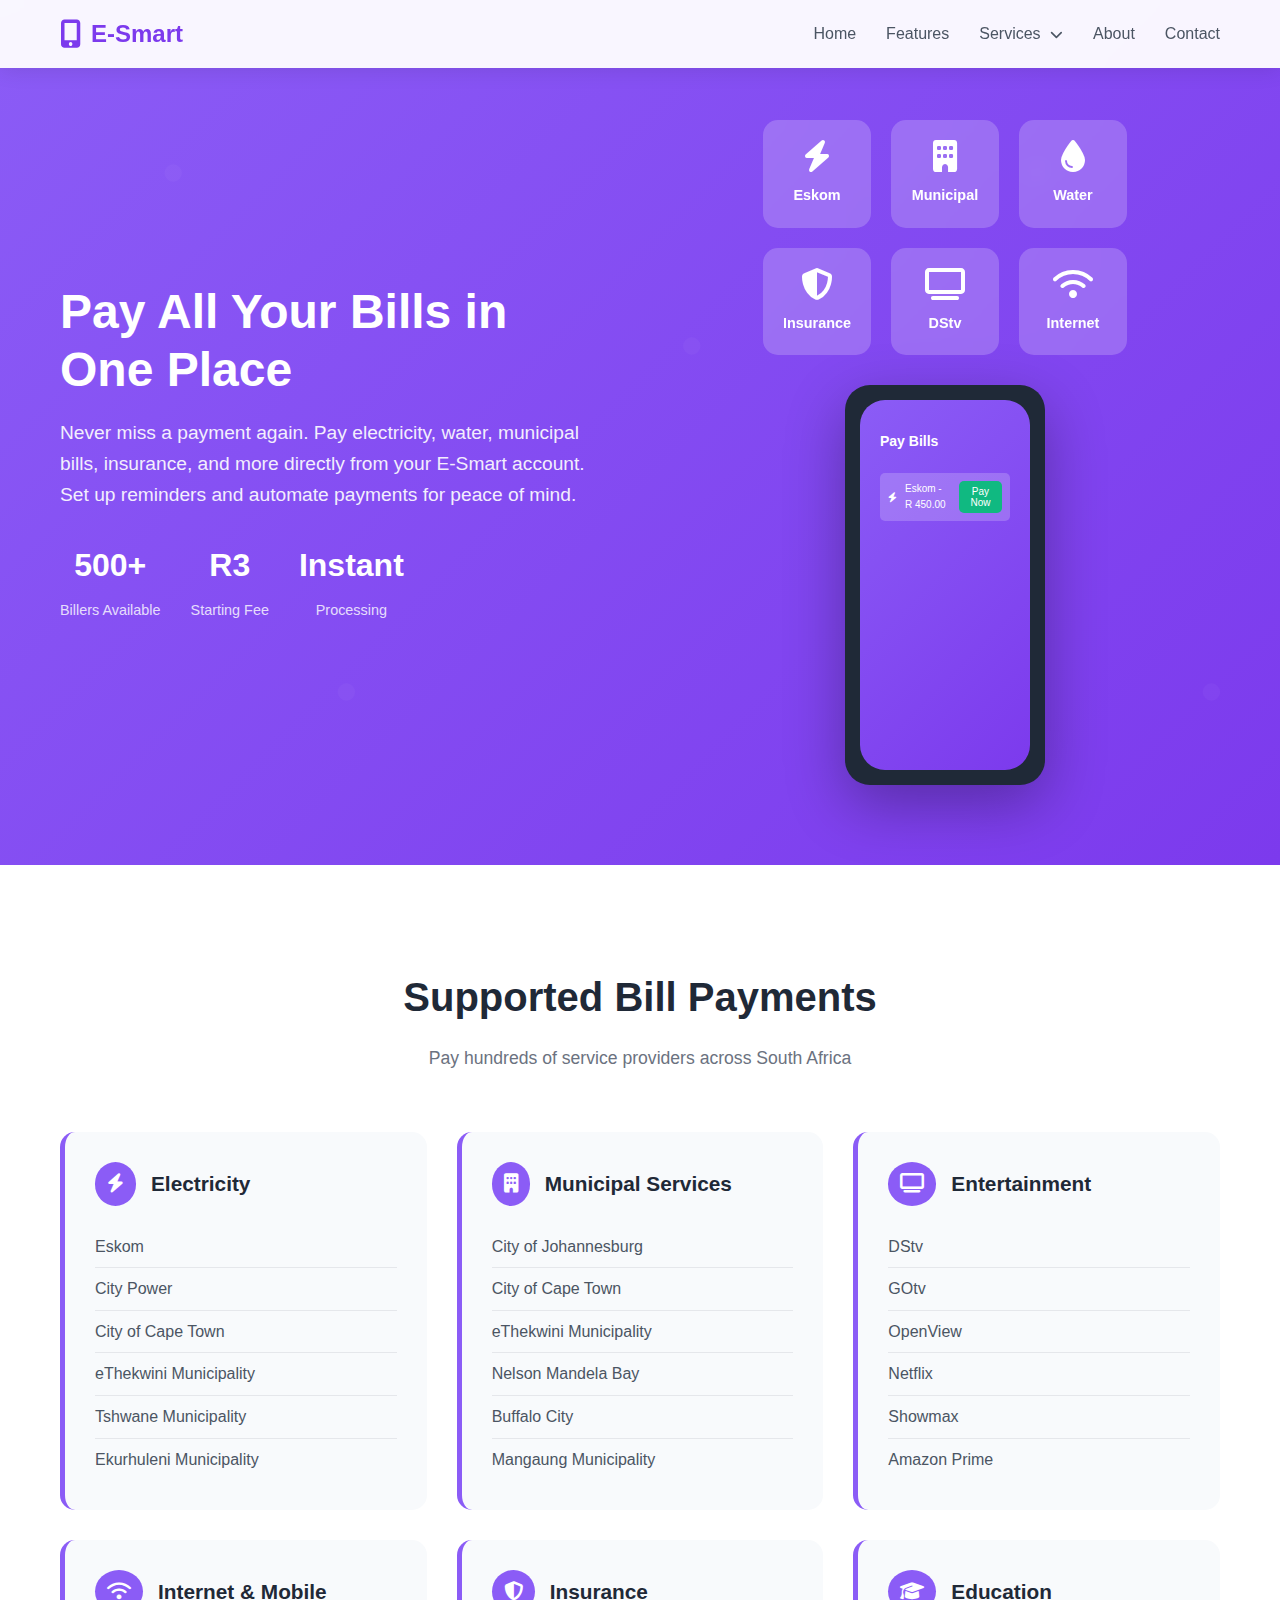
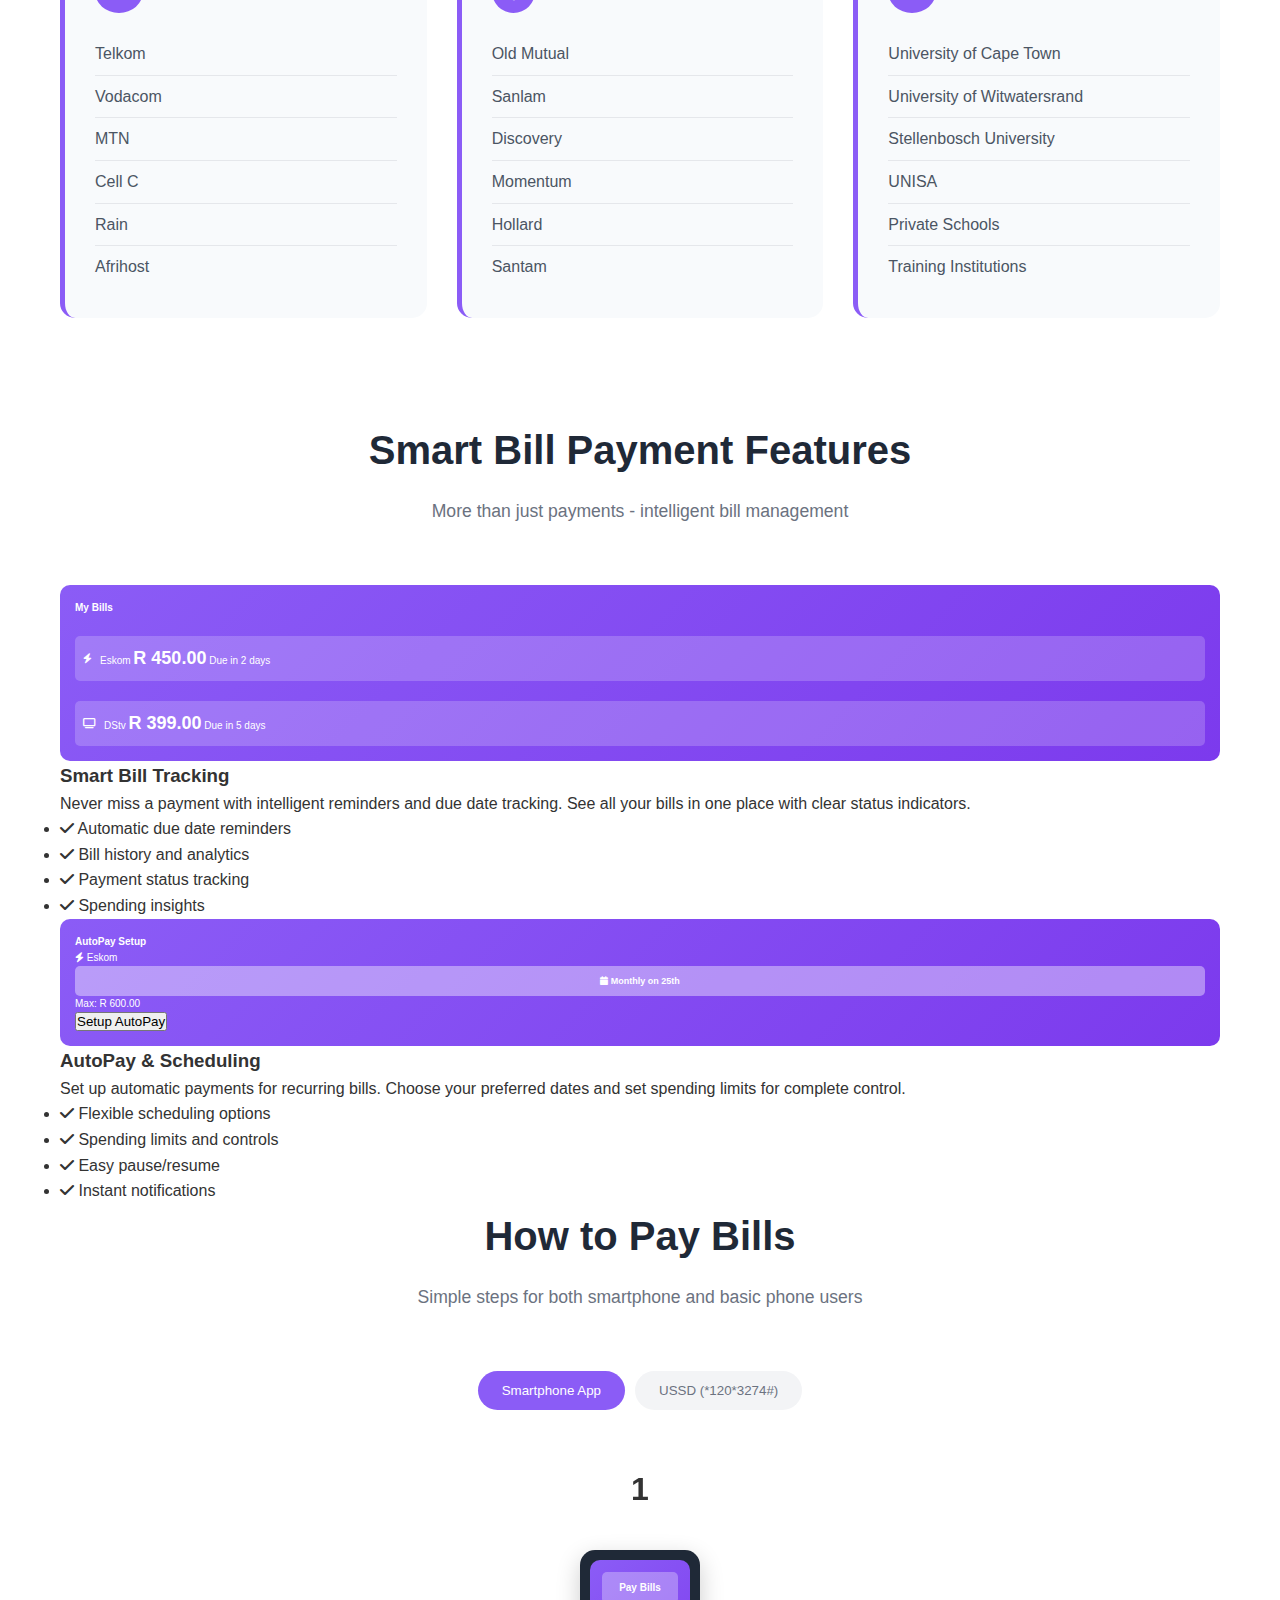
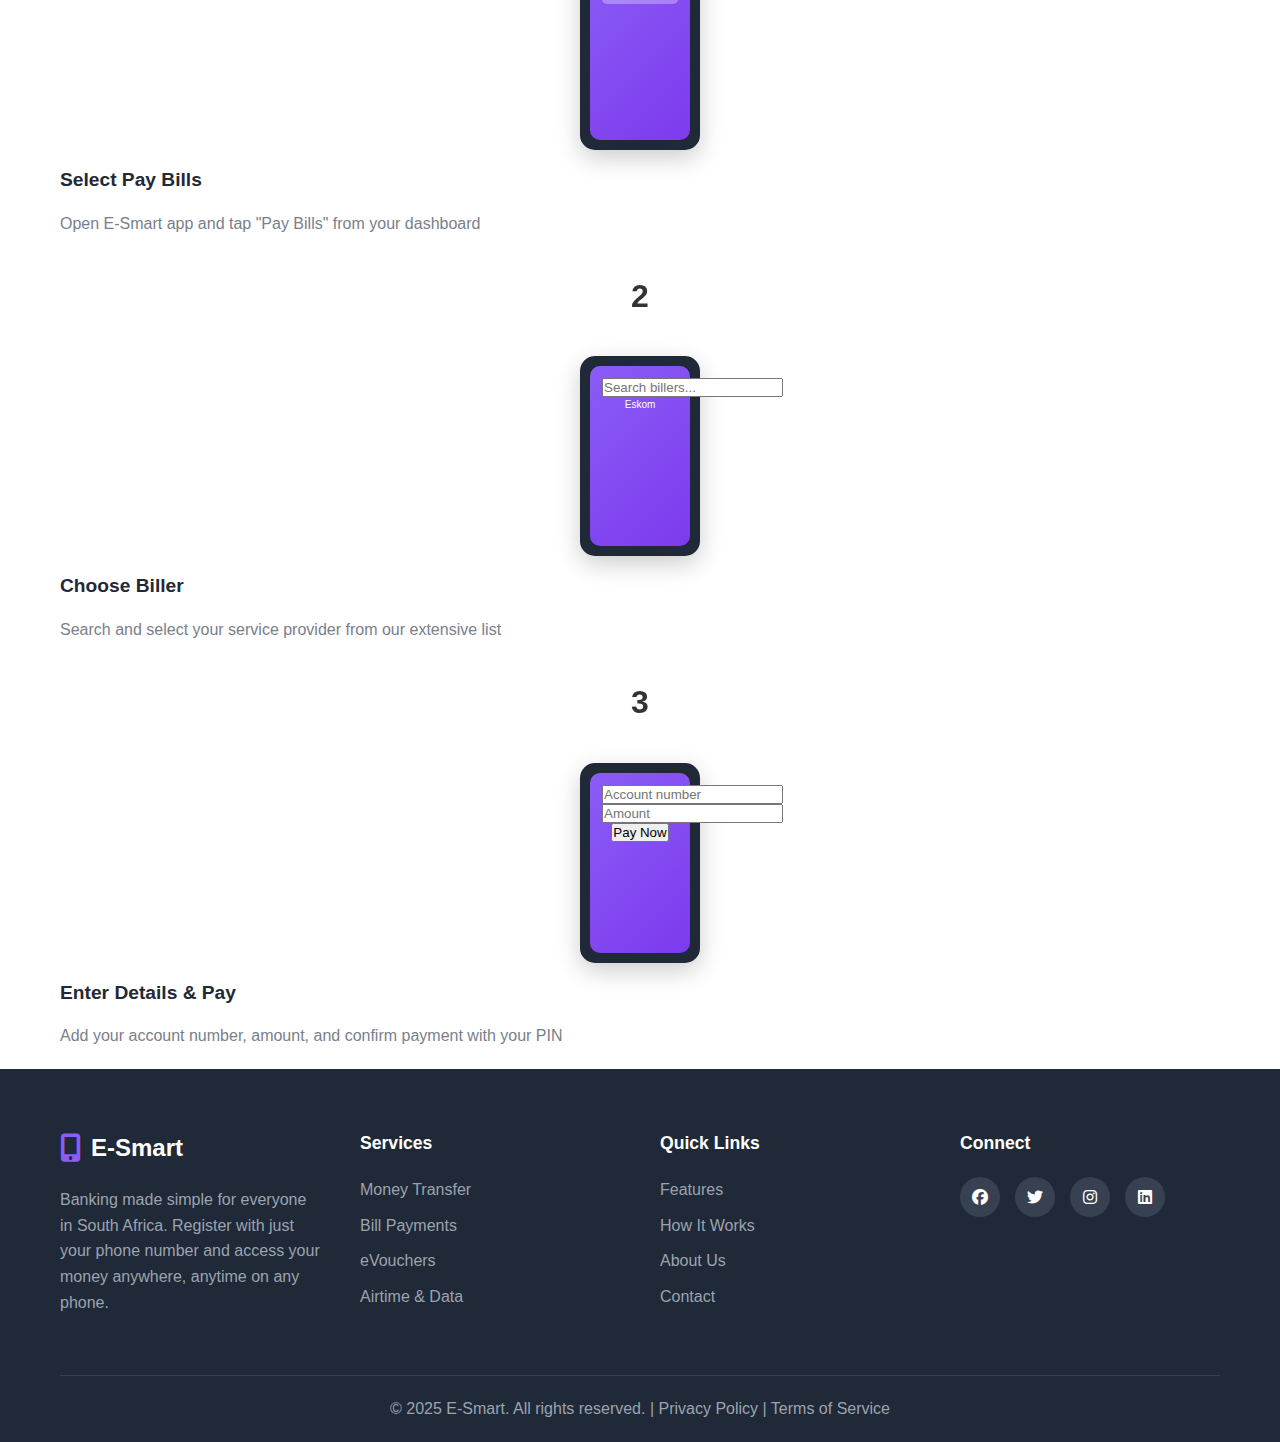
<file: services/bill-payments.html>
<!DOCTYPE html>
<html lang="en">
<head>
    <meta charset="UTF-8">
    <meta name="viewport" content="width=device-width, initial-scale=1.0">
    <title>Bill Payments - E-Smart</title>
    <link rel="stylesheet" href="../styles.css">
    <link href="https://cdnjs.cloudflare.com/ajax/libs/font-awesome/6.4.0/css/all.min.css" rel="stylesheet">
</head>
<body>
    <nav class="navbar">
        <div class="nav-container">
            <div class="nav-logo">
                <i class="fas fa-mobile-alt"></i>
                <span>E-Smart</span>
            </div>
            <ul class="nav-menu" id="navMenu">
                <li><a href="../index.html" class="nav-link">Home</a></li>
                <li><a href="../index.html#features" class="nav-link">Features</a></li>
                <li class="nav-dropdown">
                    <a href="#" class="nav-link">Services <i class="fas fa-chevron-down"></i></a>
                    <ul class="dropdown-menu">
                        <li><a href="money-transfer.html">Money Transfer</a></li>
                        <li><a href="bill-payments.html">Bill Payments</a></li>
                        <li><a href="evouchers.html">eVouchers</a></li>
                        <li><a href="airtime-data.html">Airtime & Data</a></li>
                    </ul>
                </li>
                <li><a href="../about.html" class="nav-link">About</a></li>
                <li><a href="../contact.html" class="nav-link">Contact</a></li>
            </ul>
            <div class="nav-toggle" id="navToggle">
                <span class="bar"></span>
                <span class="bar"></span>
                <span class="bar"></span>
            </div>
        </div>
    </nav>

    <section class="service-hero">
        <div class="container">
            <div class="service-hero-content">
                <div class="service-hero-text">
                    <h1>Pay All Your Bills in One Place</h1>
                    <p>Never miss a payment again. Pay electricity, water, municipal bills, insurance, and more directly from your E-Smart account. Set up reminders and automate payments for peace of mind.</p>
                    <div class="service-stats">
                        <div class="stat">
                            <span class="stat-number">500+</span>
                            <span class="stat-label">Billers Available</span>
                        </div>
                        <div class="stat">
                            <span class="stat-number">R3</span>
                            <span class="stat-label">Starting Fee</span>
                        </div>
                        <div class="stat">
                            <span class="stat-number">Instant</span>
                            <span class="stat-label">Processing</span>
                        </div>
                    </div>
                </div>
                <div class="service-hero-visual">
                    <div class="bills-showcase">
                        <div class="bill-icons">
                            <div class="bill-icon eskom">
                                <i class="fas fa-bolt"></i>
                                <span>Eskom</span>
                            </div>
                            <div class="bill-icon municipal">
                                <i class="fas fa-building"></i>
                                <span>Municipal</span>
                            </div>
                            <div class="bill-icon water">
                                <i class="fas fa-tint"></i>
                                <span>Water</span>
                            </div>
                            <div class="bill-icon insurance">
                                <i class="fas fa-shield-alt"></i>
                                <span>Insurance</span>
                            </div>
                            <div class="bill-icon dstv">
                                <i class="fas fa-tv"></i>
                                <span>DStv</span>
                            </div>
                            <div class="bill-icon internet">
                                <i class="fas fa-wifi"></i>
                                <span>Internet</span>
                            </div>
                        </div>
                        <div class="payment-flow">
                            <div class="phone-bill-pay">
                                <div class="phone-screen">
                                    <div class="bill-ui">
                                        <h4>Pay Bills</h4>
                                        <div class="bill-item">
                                            <i class="fas fa-bolt"></i>
                                            <span>Eskom - R 450.00</span>
                                            <button>Pay Now</button>
                                        </div>
                                    </div>
                                </div>
                            </div>
                        </div>
                    </div>
                </div>
            </div>
        </div>
    </section>

    <section class="supported-billers">
        <div class="container">
            <div class="section-header">
                <h2>Supported Bill Payments</h2>
                <p>Pay hundreds of service providers across South Africa</p>
            </div>
            <div class="billers-grid">
                <div class="biller-category">
                    <div class="category-header">
                        <i class="fas fa-bolt"></i>
                        <h3>Electricity</h3>
                    </div>
                    <ul class="biller-list">
                        <li>Eskom</li>
                        <li>City Power</li>
                        <li>City of Cape Town</li>
                        <li>eThekwini Municipality</li>
                        <li>Tshwane Municipality</li>
                        <li>Ekurhuleni Municipality</li>
                    </ul>
                </div>
                <div class="biller-category">
                    <div class="category-header">
                        <i class="fas fa-building"></i>
                        <h3>Municipal Services</h3>
                    </div>
                    <ul class="biller-list">
                        <li>City of Johannesburg</li>
                        <li>City of Cape Town</li>
                        <li>eThekwini Municipality</li>
                        <li>Nelson Mandela Bay</li>
                        <li>Buffalo City</li>
                        <li>Mangaung Municipality</li>
                    </ul>
                </div>
                <div class="biller-category">
                    <div class="category-header">
                        <i class="fas fa-tv"></i>
                        <h3>Entertainment</h3>
                    </div>
                    <ul class="biller-list">
                        <li>DStv</li>
                        <li>GOtv</li>
                        <li>OpenView</li>
                        <li>Netflix</li>
                        <li>Showmax</li>
                        <li>Amazon Prime</li>
                    </ul>
                </div>
                <div class="biller-category">
                    <div class="category-header">
                        <i class="fas fa-wifi"></i>
                        <h3>Internet & Mobile</h3>
                    </div>
                    <ul class="biller-list">
                        <li>Telkom</li>
                        <li>Vodacom</li>
                        <li>MTN</li>
                        <li>Cell C</li>
                        <li>Rain</li>
                        <li>Afrihost</li>
                    </ul>
                </div>
                <div class="biller-category">
                    <div class="category-header">
                        <i class="fas fa-shield-alt"></i>
                        <h3>Insurance</h3>
                    </div>
                    <ul class="biller-list">
                        <li>Old Mutual</li>
                        <li>Sanlam</li>
                        <li>Discovery</li>
                        <li>Momentum</li>
                        <li>Hollard</li>
                        <li>Santam</li>
                    </ul>
                </div>
                <div class="biller-category">
                    <div class="category-header">
                        <i class="fas fa-graduation-cap"></i>
                        <h3>Education</h3>
                    </div>
                    <ul class="biller-list">
                        <li>University of Cape Town</li>
                        <li>University of Witwatersrand</li>
                        <li>Stellenbosch University</li>
                        <li>UNISA</li>
                        <li>Private Schools</li>
                        <li>Training Institutions</li>
                    </ul>
                </div>
            </div>
        </div>
    </section>

    <section class="bill-payment-features">
        <div class="container">
            <div class="section-header">
                <h2>Smart Bill Payment Features</h2>
                <p>More than just payments - intelligent bill management</p>
            </div>
            <div class="features-showcase">
                <div class="feature-large">
                    <div class="feature-visual">
                        <div class="app-mockup-large">
                            <div class="app-screen">
                                <div class="bills-dashboard">
                                    <h4>My Bills</h4>
                                    <div class="bill-summary">
                                        <div class="upcoming-bills">
                                            <div class="bill-item due-soon">
                                                <i class="fas fa-bolt"></i>
                                                <div class="bill-details">
                                                    <span class="biller">Eskom</span>
                                                    <span class="amount">R 450.00</span>
                                                    <span class="due-date">Due in 2 days</span>
                                                </div>
                                                <div class="status-indicator warning"></div>
                                            </div>
                                            <div class="bill-item">
                                                <i class="fas fa-tv"></i>
                                                <div class="bill-details">
                                                    <span class="biller">DStv</span>
                                                    <span class="amount">R 399.00</span>
                                                    <span class="due-date">Due in 5 days</span>
                                                </div>
                                                <div class="status-indicator good"></div>
                                            </div>
                                        </div>
                                    </div>
                                </div>
                            </div>
                        </div>
                    </div>
                    <div class="feature-content">
                        <h3>Smart Bill Tracking</h3>
                        <p>Never miss a payment with intelligent reminders and due date tracking. See all your bills in one place with clear status indicators.</p>
                        <ul class="feature-benefits">
                            <li><i class="fas fa-check"></i> Automatic due date reminders</li>
                            <li><i class="fas fa-check"></i> Bill history and analytics</li>
                            <li><i class="fas fa-check"></i> Payment status tracking</li>
                            <li><i class="fas fa-check"></i> Spending insights</li>
                        </ul>
                    </div>
                </div>
                <div class="feature-large reverse">
                    <div class="feature-visual">
                        <div class="app-mockup-large">
                            <div class="app-screen">
                                <div class="auto-pay-setup">
                                    <h4>AutoPay Setup</h4>
                                    <div class="autopay-form">
                                        <div class="biller-select">
                                            <i class="fas fa-bolt"></i>
                                            <span>Eskom</span>
                                        </div>
                                        <div class="autopay-options">
                                            <div class="option selected">
                                                <i class="fas fa-calendar"></i>
                                                <span>Monthly on 25th</span>
                                            </div>
                                            <div class="amount-limit">
                                                <span>Max: R 600.00</span>
                                            </div>
                                        </div>
                                        <button class="setup-btn">Setup AutoPay</button>
                                    </div>
                                </div>
                            </div>
                        </div>
                    </div>
                    <div class="feature-content">
                        <h3>AutoPay & Scheduling</h3>
                        <p>Set up automatic payments for recurring bills. Choose your preferred dates and set spending limits for complete control.</p>
                        <ul class="feature-benefits">
                            <li><i class="fas fa-check"></i> Flexible scheduling options</li>
                            <li><i class="fas fa-check"></i> Spending limits and controls</li>
                            <li><i class="fas fa-check"></i> Easy pause/resume</li>
                            <li><i class="fas fa-check"></i> Instant notifications</li>
                        </ul>
                    </div>
                </div>
            </div>
        </div>
    </section>

    <section class="bill-payment-process">
        <div class="container">
            <div class="section-header">
                <h2>How to Pay Bills</h2>
                <p>Simple steps for both smartphone and basic phone users</p>
            </div>
            <div class="process-tabs">
                <button class="tab-btn active" data-tab="app-bills">Smartphone App</button>
                <button class="tab-btn" data-tab="ussd-bills">USSD (*120*3274#)</button>
            </div>
            <div class="tab-content active" id="app-bills">
                <div class="process-steps">
                    <div class="process-step">
                        <div class="step-number">1</div>
                        <div class="step-visual">
                            <div class="mini-phone">
                                <div class="mini-screen">
                                    <div class="dashboard-mini">
                                        <div class="action-highlighted">Pay Bills</div>
                                    </div>
                                </div>
                            </div>
                        </div>
                        <div class="step-content">
                            <h3>Select Pay Bills</h3>
                            <p>Open E-Smart app and tap "Pay Bills" from your dashboard</p>
                        </div>
                    </div>
                    <div class="process-step">
                        <div class="step-number">2</div>
                        <div class="step-visual">
                            <div class="mini-phone">
                                <div class="mini-screen">
                                    <div class="biller-search">
                                        <input type="text" placeholder="Search billers..." />
                                        <div class="biller-result">Eskom</div>
                                    </div>
                                </div>
                            </div>
                        </div>
                        <div class="step-content">
                            <h3>Choose Biller</h3>
                            <p>Search and select your service provider from our extensive list</p>
                        </div>
                    </div>
                    <div class="process-step">
                        <div class="step-number">3</div>
                        <div class="step-visual">
                            <div class="mini-phone">
                                <div class="mini-screen">
                                    <div class="payment-form">
                                        <input type="text" placeholder="Account number" />
                                        <input type="text" placeholder="Amount" />
                                        <button>Pay Now</button>
                                    </div>
                                </div>
                            </div>
                        </div>
                        <div class="step-content">
                            <h3>Enter Details & Pay</h3>
                            <p>Add your account number, amount, and confirm payment with your PIN</p>
                        </div>
                    </div>
                </div>
            </div>
            <div class="tab-content" id="ussd-bills">
                <div class="ussd-bill-flow">
                    <div class="ussd-step-large">
                        <div class="step-number">1</div>
                        <div class="ussd-screen-large">
                            <div class="ussd-display">
                                <div class="ussd-header">E-Smart USSD</div>
                                <div class="ussd-menu">
                                    <p>1. Check Balance</p>
                                    <p>2. Send Money</p>
                                    <p>3. Buy Airtime</p>
                                    <p>4. Pay Bills ←</p>
                                    <p>5. eVoucher</p>
                                    <p>0. More Options</p>
                                </div>
                                <div class="ussd-footer">Reply with 4</div>
                            </div>
                        </div>
                        <p>Dial *120*3274# and select option 4 for Pay Bills</p>
                    </div>
                    <div class="ussd-step-large">
                        <div class="step-number">2</div>
                        <div class="ussd-screen-large">
                            <div class="ussd-display">
                                <div class="ussd-header">Select Biller</div>
                                <div class="ussd-menu">
                                    <p>1. Eskom</p>
                                    <p>2. Municipal</p>
                                    <p>3. DStv</p>
                                    <p>4. Telkom</p>
                                    <p>5. Insurance</p>
                                    <p>0. More Billers</p>
                                </div>
                                <div class="ussd-footer">Choose biller</div>
                            </div>
                        </div>
                        <p>Select your service provider from the list</p>
                    </div>
                    <div class="ussd-step-large">
                        <div class="step-number">3</div>
                        <div class="ussd-screen-large">
                            <div class="ussd-display">
                                <div class="ussd-header">Pay Eskom</div>
                                <div class="ussd-menu">
                                    <p>Account: 1234567890</p>
                                    <p>Amount: R450.00</p>
                                    <p>Fee: R5.50</p>
                                    <p>Total: R455.50</p>
                                    <p>1. Confirm</p>
                                    <p>2. Cancel</p>
                                </div>
                                <div class="ussd-footer">Enter PIN to confirm</div>
                            </div>
                        </div>
                        <p>Enter account details, confirm amount and pay</p>
                    </div>
                </div>
            </div>
        </div>
    </section>

    <footer class="footer">
        <div class="container">
            <div class="footer-content">
                <div class="footer-section">
                    <div class="footer-logo">
                        <i class="fas fa-mobile-alt"></i>
                        <span>E-Smart</span>
                    </div>
                    <p>Banking made simple for everyone in South Africa. Register with just your phone number and access your money anywhere, anytime on any phone.</p>
                </div>
                <div class="footer-section">
                    <h3>Services</h3>
                    <ul>
                        <li><a href="money-transfer.html">Money Transfer</a></li>
                        <li><a href="bill-payments.html">Bill Payments</a></li>
                        <li><a href="evouchers.html">eVouchers</a></li>
                        <li><a href="airtime-data.html">Airtime & Data</a></li>
                    </ul>
                </div>
                <div class="footer-section">
                    <h3>Quick Links</h3>
                    <ul>
                        <li><a href="../index.html#features">Features</a></li>
                        <li><a href="../index.html#how-it-works">How It Works</a></li>
                        <li><a href="../about.html">About Us</a></li>
                        <li><a href="../contact.html">Contact</a></li>
                    </ul>
                </div>
                <div class="footer-section">
                    <h3>Connect</h3>
                    <div class="social-links">
                        <a href="#"><i class="fab fa-facebook"></i></a>
                        <a href="#"><i class="fab fa-twitter"></i></a>
                        <a href="#"><i class="fab fa-instagram"></i></a>
                        <a href="#"><i class="fab fa-linkedin"></i></a>
                    </div>
                </div>
            </div>
            <div class="footer-bottom">
                <p>&copy; 2025 E-Smart. All rights reserved. | Privacy Policy | Terms of Service</p>
            </div>
        </div>
    </footer>

    <script src="../script.js"></script>
</body>
</html>
</file>
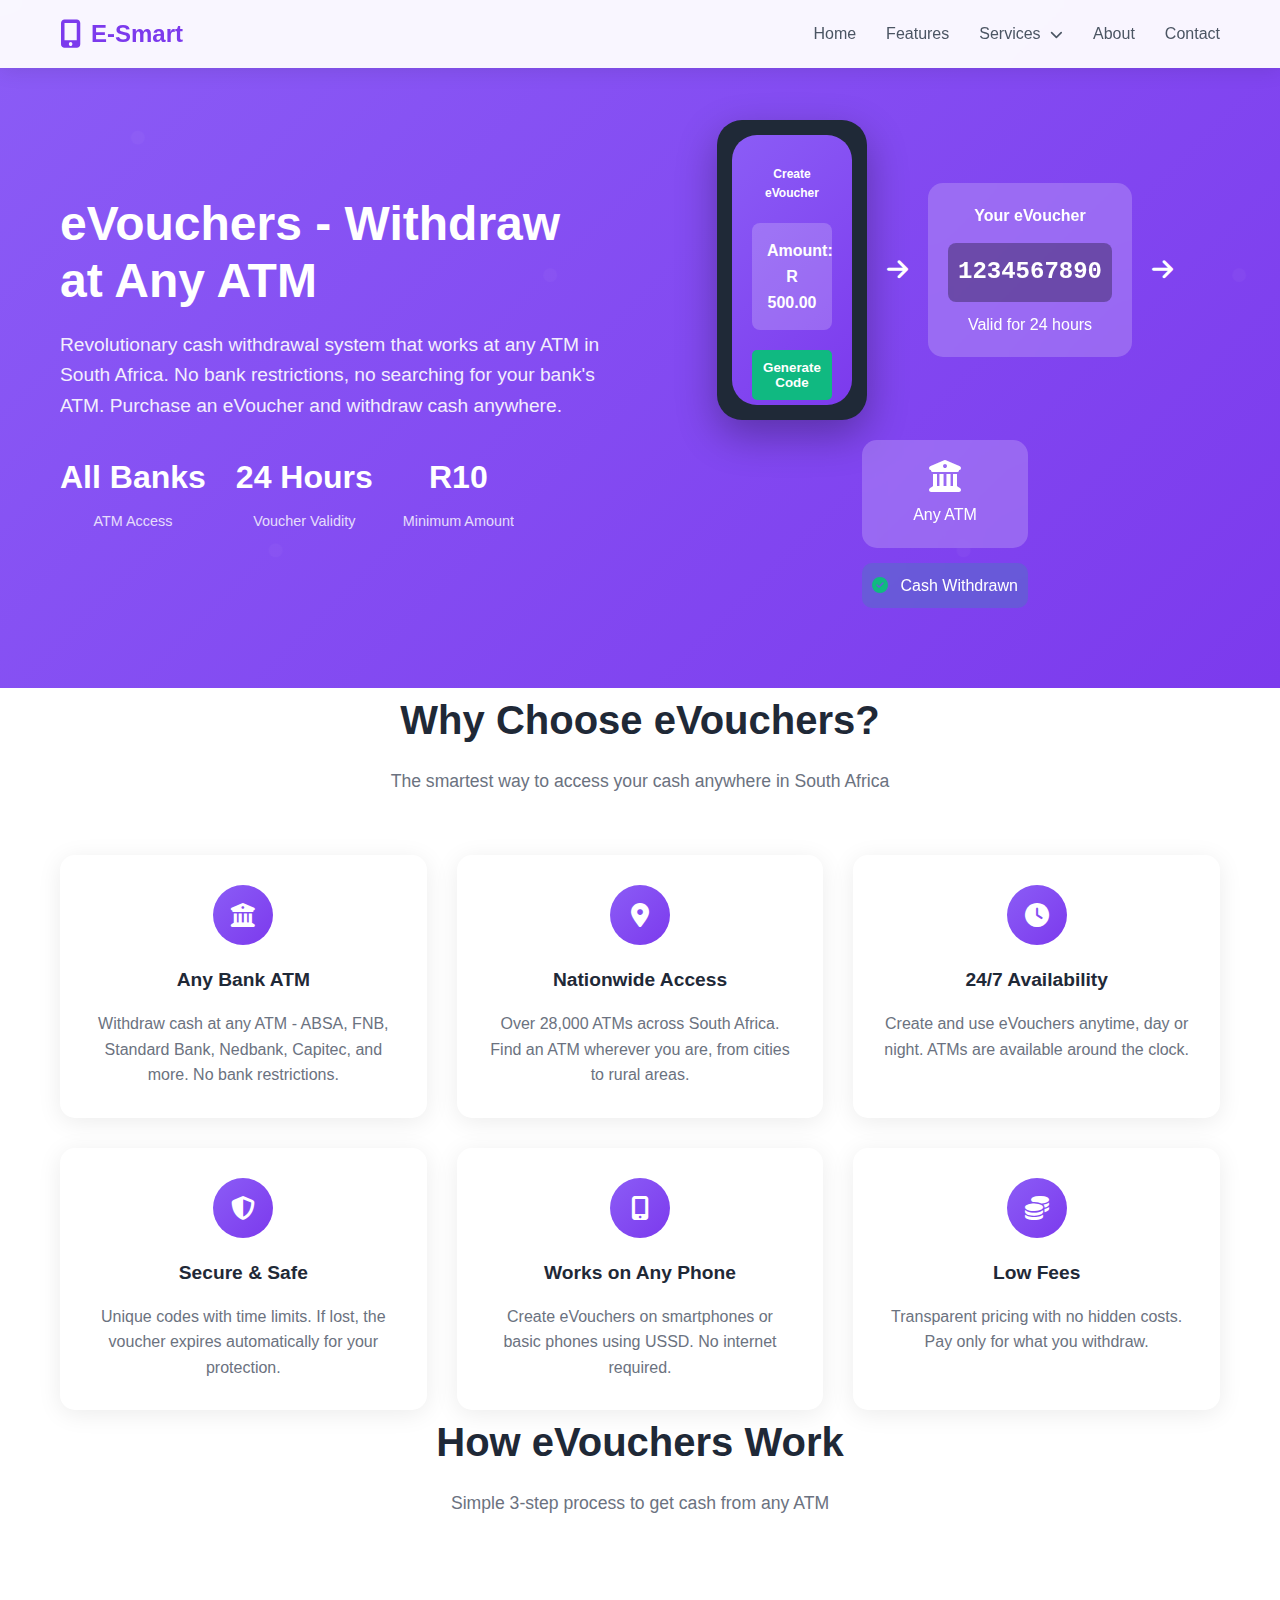
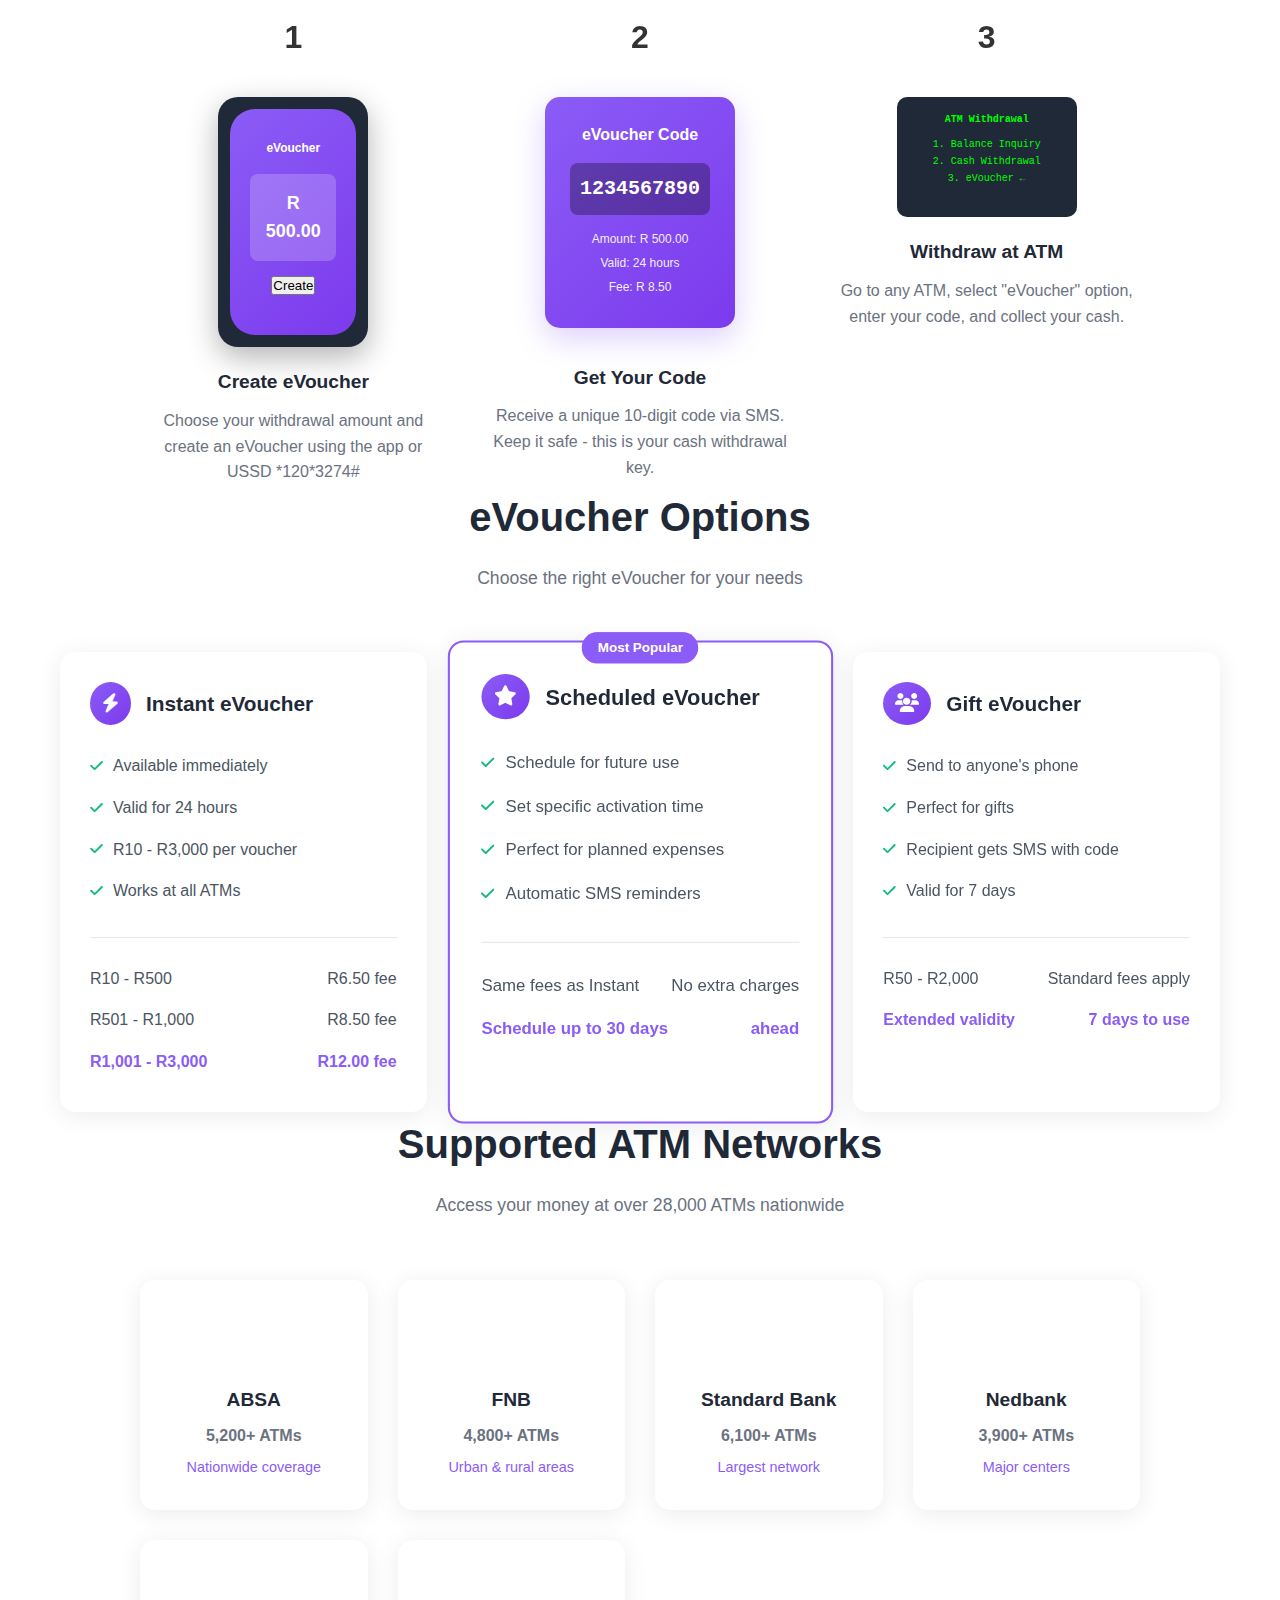
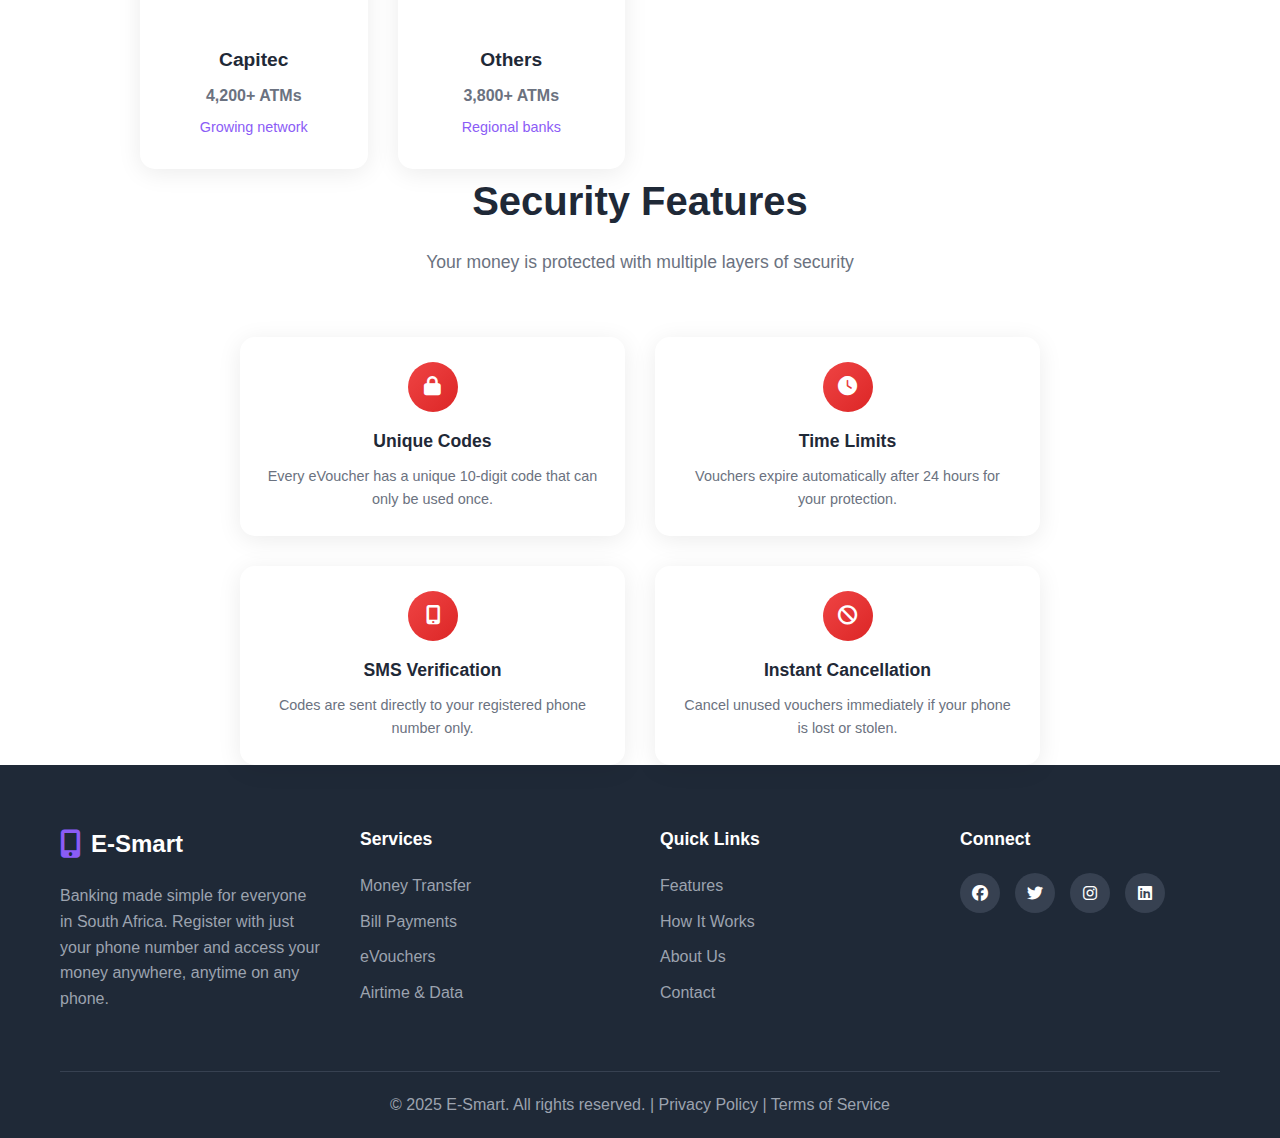
<file: services/evouchers.html>
<!DOCTYPE html>
<html lang="en">
<head>
    <meta charset="UTF-8">
    <meta name="viewport" content="width=device-width, initial-scale=1.0">
    <title>eVouchers - E-Smart</title>
    <link rel="stylesheet" href="../styles.css">
    <link href="https://cdnjs.cloudflare.com/ajax/libs/font-awesome/6.4.0/css/all.min.css" rel="stylesheet">
</head>
<body>
    <nav class="navbar">
        <div class="nav-container">
            <div class="nav-logo">
                <i class="fas fa-mobile-alt"></i>
                <span>E-Smart</span>
            </div>
            <ul class="nav-menu" id="navMenu">
                <li><a href="../index.html" class="nav-link">Home</a></li>
                <li><a href="../index.html#features" class="nav-link">Features</a></li>
                <li class="nav-dropdown">
                    <a href="#" class="nav-link">Services <i class="fas fa-chevron-down"></i></a>
                    <ul class="dropdown-menu">
                        <li><a href="money-transfer.html">Money Transfer</a></li>
                        <li><a href="bill-payments.html">Bill Payments</a></li>
                        <li><a href="evouchers.html">eVouchers</a></li>
                        <li><a href="airtime-data.html">Airtime & Data</a></li>
                    </ul>
                </li>
                <li><a href="../about.html" class="nav-link">About</a></li>
                <li><a href="../contact.html" class="nav-link">Contact</a></li>
            </ul>
            <div class="nav-toggle" id="navToggle">
                <span class="bar"></span>
                <span class="bar"></span>
                <span class="bar"></span>
            </div>
        </div>
    </nav>

    <section class="service-hero">
        <div class="container">
            <div class="service-hero-content">
                <div class="service-hero-text">
                    <h1>eVouchers - Withdraw at Any ATM</h1>
                    <p>Revolutionary cash withdrawal system that works at any ATM in South Africa. No bank restrictions, no searching for your bank's ATM. Purchase an eVoucher and withdraw cash anywhere.</p>
                    <div class="service-stats">
                        <div class="stat">
                            <span class="stat-number">All Banks</span>
                            <span class="stat-label">ATM Access</span>
                        </div>
                        <div class="stat">
                            <span class="stat-number">24 Hours</span>
                            <span class="stat-label">Voucher Validity</span>
                        </div>
                        <div class="stat">
                            <span class="stat-number">R10</span>
                            <span class="stat-label">Minimum Amount</span>
                        </div>
                    </div>
                </div>
                <div class="service-hero-visual">
                    <div class="evoucher-demo">
                        <div class="voucher-creation">
                            <div class="phone-voucher">
                                <div class="phone-screen">
                                    <div class="voucher-ui">
                                        <h4>Create eVoucher</h4>
                                        <div class="amount-input">
                                            <span>Amount: R 500.00</span>
                                        </div>
                                        <button class="create-btn">Generate Code</button>
                                    </div>
                                </div>
                            </div>
                            <div class="arrow-flow">
                                <i class="fas fa-arrow-right"></i>
                            </div>
                            <div class="voucher-code">
                                <div class="code-display">
                                    <h4>Your eVoucher</h4>
                                    <div class="code">1234567890</div>
                                    <p>Valid for 24 hours</p>
                                </div>
                            </div>
                            <div class="arrow-flow">
                                <i class="fas fa-arrow-right"></i>
                            </div>
                            <div class="atm-withdrawal">
                                <div class="atm-icon">
                                    <i class="fas fa-university"></i>
                                    <span>Any ATM</span>
                                </div>
                                <div class="withdrawal-success">
                                    <i class="fas fa-check-circle"></i>
                                    <span>Cash Withdrawn</span>
                                </div>
                            </div>
                        </div>
                    </div>
                </div>
            </div>
        </div>
    </section>

    <section class="evoucher-benefits">
        <div class="container">
            <div class="section-header">
                <h2>Why Choose eVouchers?</h2>
                <p>The smartest way to access your cash anywhere in South Africa</p>
            </div>
            <div class="benefits-grid">
                <div class="benefit-card">
                    <div class="benefit-icon">
                        <i class="fas fa-university"></i>
                    </div>
                    <h3>Any Bank ATM</h3>
                    <p>Withdraw cash at any ATM - ABSA, FNB, Standard Bank, Nedbank, Capitec, and more. No bank restrictions.</p>
                </div>
                <div class="benefit-card">
                    <div class="benefit-icon">
                        <i class="fas fa-map-marker-alt"></i>
                    </div>
                    <h3>Nationwide Access</h3>
                    <p>Over 28,000 ATMs across South Africa. Find an ATM wherever you are, from cities to rural areas.</p>
                </div>
                <div class="benefit-card">
                    <div class="benefit-icon">
                        <i class="fas fa-clock"></i>
                    </div>
                    <h3>24/7 Availability</h3>
                    <p>Create and use eVouchers anytime, day or night. ATMs are available around the clock.</p>
                </div>
                <div class="benefit-card">
                    <div class="benefit-icon">
                        <i class="fas fa-shield-alt"></i>
                    </div>
                    <h3>Secure & Safe</h3>
                    <p>Unique codes with time limits. If lost, the voucher expires automatically for your protection.</p>
                </div>
                <div class="benefit-card">
                    <div class="benefit-icon">
                        <i class="fas fa-mobile-alt"></i>
                    </div>
                    <h3>Works on Any Phone</h3>
                    <p>Create eVouchers on smartphones or basic phones using USSD. No internet required.</p>
                </div>
                <div class="benefit-card">
                    <div class="benefit-icon">
                        <i class="fas fa-coins"></i>
                    </div>
                    <h3>Low Fees</h3>
                    <p>Transparent pricing with no hidden costs. Pay only for what you withdraw.</p>
                </div>
            </div>
        </div>
    </section>

    <section class="how-evouchers-work">
        <div class="container">
            <div class="section-header">
                <h2>How eVouchers Work</h2>
                <p>Simple 3-step process to get cash from any ATM</p>
            </div>
            <div class="evoucher-process">
                <div class="process-visual">
                    <div class="step-visual">
                        <div class="step-number">1</div>
                        <div class="step-illustration">
                            <div class="phone-create">
                                <div class="phone-screen">
                                    <div class="create-interface">
                                        <h4>eVoucher</h4>
                                        <div class="amount-selector">
                                            <span>R 500.00</span>
                                        </div>
                                        <button>Create</button>
                                    </div>
                                </div>
                            </div>
                        </div>
                        <div class="step-description">
                            <h3>Create eVoucher</h3>
                            <p>Choose your withdrawal amount and create an eVoucher using the app or USSD *120*3274#</p>
                        </div>
                    </div>
                    <div class="step-visual">
                        <div class="step-number">2</div>
                        <div class="step-illustration">
                            <div class="voucher-display">
                                <div class="voucher-card">
                                    <h4>eVoucher Code</h4>
                                    <div class="voucher-code-large">1234567890</div>
                                    <div class="voucher-details">
                                        <p>Amount: R 500.00</p>
                                        <p>Valid: 24 hours</p>
                                        <p>Fee: R 8.50</p>
                                    </div>
                                </div>
                            </div>
                        </div>
                        <div class="step-description">
                            <h3>Get Your Code</h3>
                            <p>Receive a unique 10-digit code via SMS. Keep it safe - this is your cash withdrawal key.</p>
                        </div>
                    </div>
                    <div class="step-visual">
                        <div class="step-number">3</div>
                        <div class="step-illustration">
                            <div class="atm-interaction">
                                <div class="atm-screen">
                                    <div class="atm-interface">
                                        <h4>ATM Withdrawal</h4>
                                        <div class="atm-options">
                                            <p>1. Balance Inquiry</p>
                                            <p>2. Cash Withdrawal</p>
                                            <p>3. eVoucher ←</p>
                                        </div>
                                    </div>
                                </div>
                            </div>
                        </div>
                        <div class="step-description">
                            <h3>Withdraw at ATM</h3>
                            <p>Go to any ATM, select "eVoucher" option, enter your code, and collect your cash.</p>
                        </div>
                    </div>
                </div>
            </div>
        </div>
    </section>

    <section class="evoucher-types">
        <div class="container">
            <div class="section-header">
                <h2>eVoucher Options</h2>
                <p>Choose the right eVoucher for your needs</p>
            </div>
            <div class="voucher-types-grid">
                <div class="voucher-type">
                    <div class="type-header">
                        <i class="fas fa-bolt"></i>
                        <h3>Instant eVoucher</h3>
                    </div>
                    <div class="type-features">
                        <ul>
                            <li><i class="fas fa-check"></i> Available immediately</li>
                            <li><i class="fas fa-check"></i> Valid for 24 hours</li>
                            <li><i class="fas fa-check"></i> R10 - R3,000 per voucher</li>
                            <li><i class="fas fa-check"></i> Works at all ATMs</li>
                        </ul>
                    </div>
                    <div class="type-pricing">
                        <div class="price-range">
                            <span>R10 - R500</span>
                            <span>R6.50 fee</span>
                        </div>
                        <div class="price-range">
                            <span>R501 - R1,000</span>
                            <span>R8.50 fee</span>
                        </div>
                        <div class="price-range">
                            <span>R1,001 - R3,000</span>
                            <span>R12.00 fee</span>
                        </div>
                    </div>
                </div>
                <div class="voucher-type featured">
                    <div class="featured-badge">Most Popular</div>
                    <div class="type-header">
                        <i class="fas fa-star"></i>
                        <h3>Scheduled eVoucher</h3>
                    </div>
                    <div class="type-features">
                        <ul>
                            <li><i class="fas fa-check"></i> Schedule for future use</li>
                            <li><i class="fas fa-check"></i> Set specific activation time</li>
                            <li><i class="fas fa-check"></i> Perfect for planned expenses</li>
                            <li><i class="fas fa-check"></i> Automatic SMS reminders</li>
                        </ul>
                    </div>
                    <div class="type-pricing">
                        <div class="price-range">
                            <span>Same fees as Instant</span>
                            <span>No extra charges</span>
                        </div>
                        <div class="price-range">
                            <span>Schedule up to 30 days</span>
                            <span>ahead</span>
                        </div>
                    </div>
                </div>
                <div class="voucher-type">
                    <div class="type-header">
                        <i class="fas fa-users"></i>
                        <h3>Gift eVoucher</h3>
                    </div>
                    <div class="type-features">
                        <ul>
                            <li><i class="fas fa-check"></i> Send to anyone's phone</li>
                            <li><i class="fas fa-check"></i> Perfect for gifts</li>
                            <li><i class="fas fa-check"></i> Recipient gets SMS with code</li>
                            <li><i class="fas fa-check"></i> Valid for 7 days</li>
                        </ul>
                    </div>
                    <div class="type-pricing">
                        <div class="price-range">
                            <span>R50 - R2,000</span>
                            <span>Standard fees apply</span>
                        </div>
                        <div class="price-range">
                            <span>Extended validity</span>
                            <span>7 days to use</span>
                        </div>
                    </div>
                </div>
            </div>
        </div>
    </section>

    <section class="atm-locations">
        <div class="container">
            <div class="section-header">
                <h2>Supported ATM Networks</h2>
                <p>Access your money at over 28,000 ATMs nationwide</p>
            </div>
            <div class="atm-networks">
                <div class="network-grid">
                    <div class="network-card">
                        <div class="network-logo">
                            <i class="fas fa-university"></i>
                        </div>
                        <h3>ABSA</h3>
                        <p>5,200+ ATMs</p>
                        <span class="coverage">Nationwide coverage</span>
                    </div>
                    <div class="network-card">
                        <div class="network-logo">
                            <i class="fas fa-university"></i>
                        </div>
                        <h3>FNB</h3>
                        <p>4,800+ ATMs</p>
                        <span class="coverage">Urban & rural areas</span>
                    </div>
                    <div class="network-card">
                        <div class="network-logo">
                            <i class="fas fa-university"></i>
                        </div>
                        <h3>Standard Bank</h3>
                        <p>6,100+ ATMs</p>
                        <span class="coverage">Largest network</span>
                    </div>
                    <div class="network-card">
                        <div class="network-logo">
                            <i class="fas fa-university"></i>
                        </div>
                        <h3>Nedbank</h3>
                        <p>3,900+ ATMs</p>
                        <span class="coverage">Major centers</span>
                    </div>
                    <div class="network-card">
                        <div class="network-logo">
                            <i class="fas fa-university"></i>
                        </div>
                        <h3>Capitec</h3>
                        <p>4,200+ ATMs</p>
                        <span class="coverage">Growing network</span>
                    </div>
                    <div class="network-card">
                        <div class="network-logo">
                            <i class="fas fa-university"></i>
                        </div>
                        <h3>Others</h3>
                        <p>3,800+ ATMs</p>
                        <span class="coverage">Regional banks</span>
                    </div>
                </div>
            </div>
        </div>
    </section>

    <section class="evoucher-security">
        <div class="container">
            <div class="section-header">
                <h2>Security Features</h2>
                <p>Your money is protected with multiple layers of security</p>
            </div>
            <div class="security-features">
                <div class="security-grid">
                    <div class="security-feature">
                        <div class="security-icon">
                            <i class="fas fa-lock"></i>
                        </div>
                        <h3>Unique Codes</h3>
                        <p>Every eVoucher has a unique 10-digit code that can only be used once.</p>
                    </div>
                    <div class="security-feature">
                        <div class="security-icon">
                            <i class="fas fa-clock"></i>
                        </div>
                        <h3>Time Limits</h3>
                        <p>Vouchers expire automatically after 24 hours for your protection.</p>
                    </div>
                    <div class="security-feature">
                        <div class="security-icon">
                            <i class="fas fa-mobile-alt"></i>
                        </div>
                        <h3>SMS Verification</h3>
                        <p>Codes are sent directly to your registered phone number only.</p>
                    </div>
                    <div class="security-feature">
                        <div class="security-icon">
                            <i class="fas fa-ban"></i>
                        </div>
                        <h3>Instant Cancellation</h3>
                        <p>Cancel unused vouchers immediately if your phone is lost or stolen.</p>
                    </div>
                </div>
            </div>
        </div>
    </section>

    <footer class="footer">
        <div class="container">
            <div class="footer-content">
                <div class="footer-section">
                    <div class="footer-logo">
                        <i class="fas fa-mobile-alt"></i>
                        <span>E-Smart</span>
                    </div>
                    <p>Banking made simple for everyone in South Africa. Register with just your phone number and access your money anywhere, anytime on any phone.</p>
                </div>
                <div class="footer-section">
                    <h3>Services</h3>
                    <ul>
                        <li><a href="money-transfer.html">Money Transfer</a></li>
                        <li><a href="bill-payments.html">Bill Payments</a></li>
                        <li><a href="evouchers.html">eVouchers</a></li>
                        <li><a href="airtime-data.html">Airtime & Data</a></li>
                    </ul>
                </div>
                <div class="footer-section">
                    <h3>Quick Links</h3>
                    <ul>
                        <li><a href="../index.html#features">Features</a></li>
                        <li><a href="../index.html#how-it-works">How It Works</a></li>
                        <li><a href="../about.html">About Us</a></li>
                        <li><a href="../contact.html">Contact</a></li>
                    </ul>
                </div>
                <div class="footer-section">
                    <h3>Connect</h3>
                    <div class="social-links">
                        <a href="#"><i class="fab fa-facebook"></i></a>
                        <a href="#"><i class="fab fa-twitter"></i></a>
                        <a href="#"><i class="fab fa-instagram"></i></a>
                        <a href="#"><i class="fab fa-linkedin"></i></a>
                    </div>
                </div>
            </div>
            <div class="footer-bottom">
                <p>&copy; 2025 E-Smart. All rights reserved. | Privacy Policy | Terms of Service</p>
            </div>
        </div>
    </footer>

    <script src="../script.js"></script>
</body>
</html>
</file>
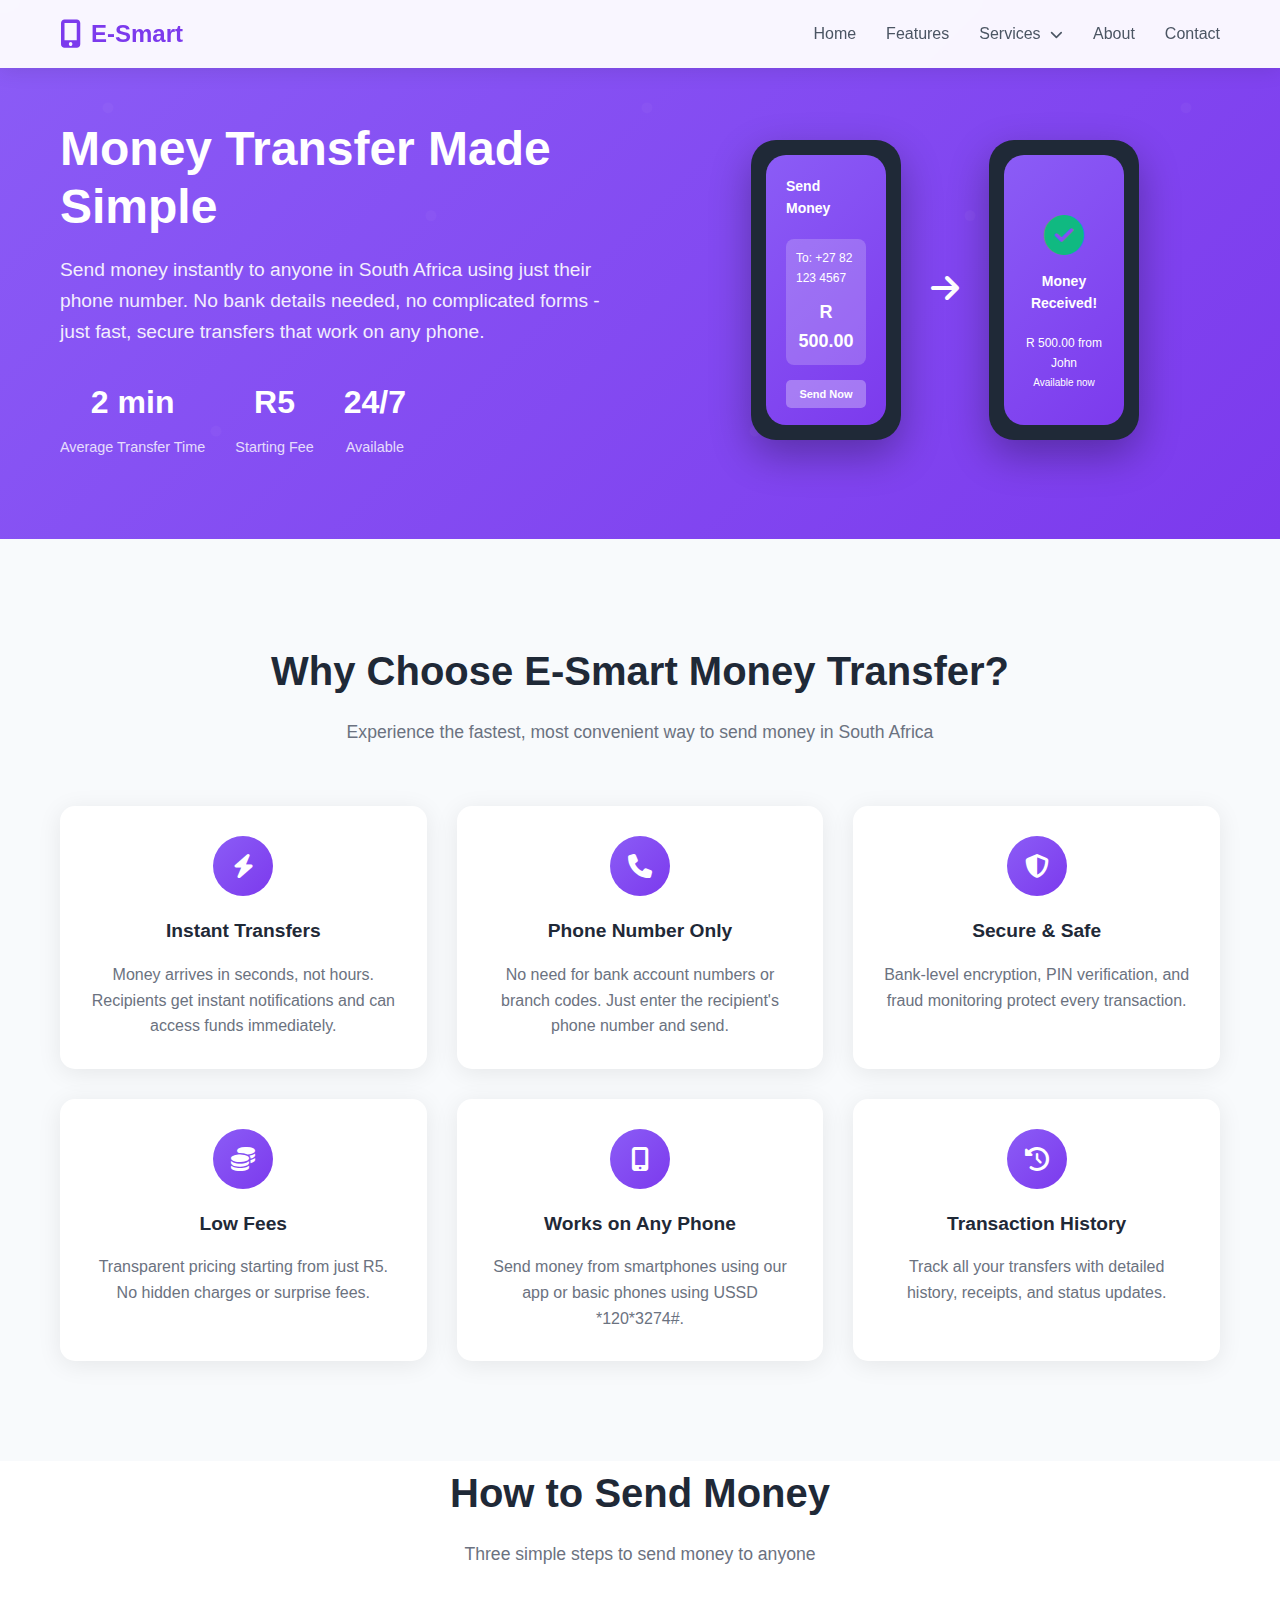
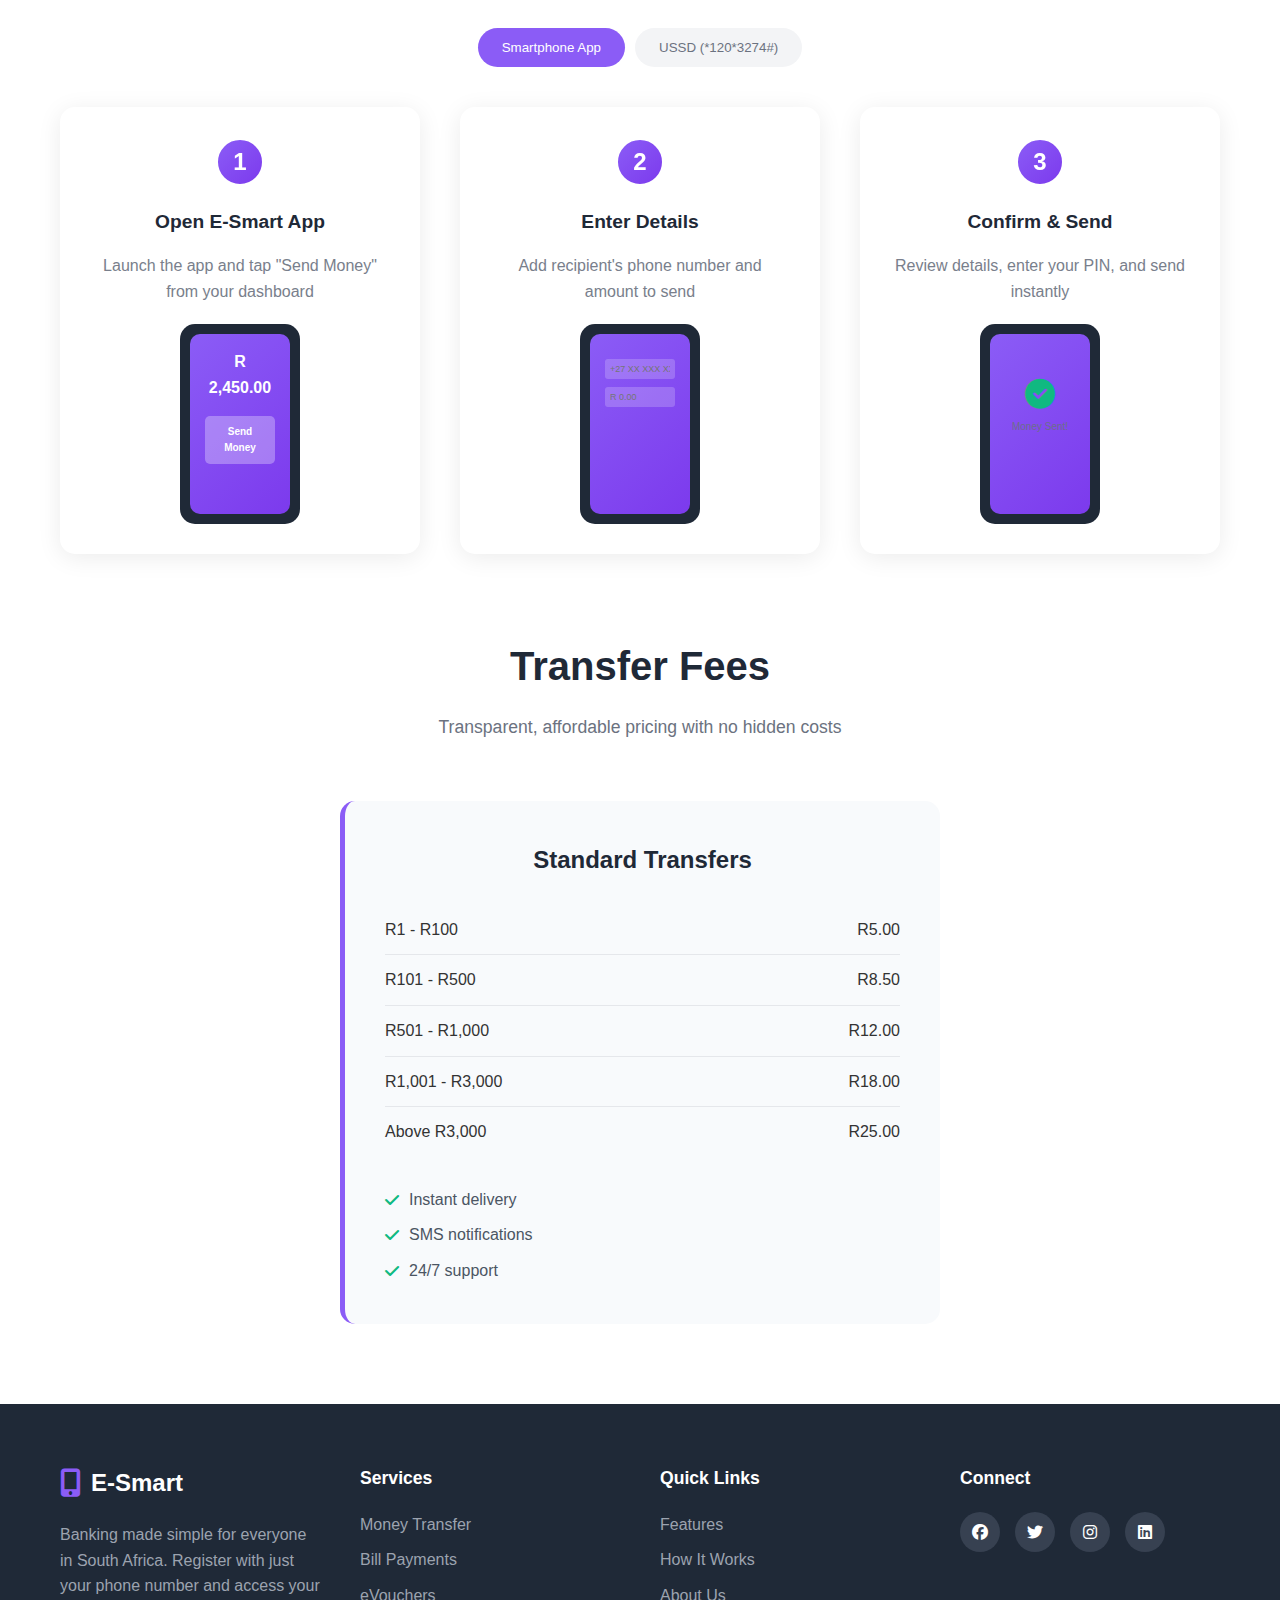
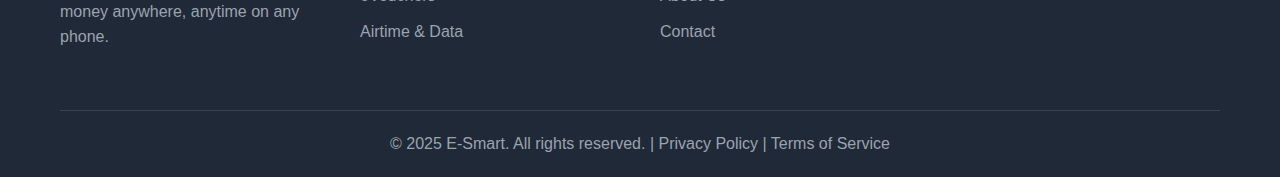
<file: services/money-transfer.html>
<!DOCTYPE html>
<html lang="en">
<head>
    <meta charset="UTF-8">
    <meta name="viewport" content="width=device-width, initial-scale=1.0">
    <title>Money Transfer - E-Smart</title>
    <link rel="stylesheet" href="../styles.css">
    <link href="https://cdnjs.cloudflare.com/ajax/libs/font-awesome/6.4.0/css/all.min.css" rel="stylesheet">
</head>
<body>
    <nav class="navbar">
        <div class="nav-container">
            <div class="nav-logo">
                <i class="fas fa-mobile-alt"></i>
                <span>E-Smart</span>
            </div>
            <ul class="nav-menu" id="navMenu">
                <li><a href="../index.html" class="nav-link">Home</a></li>
                <li><a href="../index.html#features" class="nav-link">Features</a></li>
                <li class="nav-dropdown">
                    <a href="#" class="nav-link">Services <i class="fas fa-chevron-down"></i></a>
                    <ul class="dropdown-menu">
                        <li><a href="money-transfer.html">Money Transfer</a></li>
                        <li><a href="bill-payments.html">Bill Payments</a></li>
                        <li><a href="evouchers.html">eVouchers</a></li>
                        <li><a href="airtime-data.html">Airtime & Data</a></li>
                    </ul>
                </li>
                <li><a href="../about.html" class="nav-link">About</a></li>
                <li><a href="../contact.html" class="nav-link">Contact</a></li>
            </ul>
            <div class="nav-toggle" id="navToggle">
                <span class="bar"></span>
                <span class="bar"></span>
                <span class="bar"></span>
            </div>
        </div>
    </nav>

    <section class="service-hero">
        <div class="container">
            <div class="service-hero-content">
                <div class="service-hero-text">
                    <h1>Money Transfer Made Simple</h1>
                    <p>Send money instantly to anyone in South Africa using just their phone number. No bank details needed, no complicated forms - just fast, secure transfers that work on any phone.</p>
                    <div class="service-stats">
                        <div class="stat">
                            <span class="stat-number">2 min</span>
                            <span class="stat-label">Average Transfer Time</span>
                        </div>
                        <div class="stat">
                            <span class="stat-number">R5</span>
                            <span class="stat-label">Starting Fee</span>
                        </div>
                        <div class="stat">
                            <span class="stat-number">24/7</span>
                            <span class="stat-label">Available</span>
                        </div>
                    </div>
                </div>
                <div class="service-hero-visual">
                    <div class="transfer-animation">
                        <div class="phone-sender">
                            <div class="phone-screen">
                                <div class="transfer-ui">
                                    <h4>Send Money</h4>
                                    <div class="input-field">
                                        <label>To: +27 82 123 4567</label>
                                        <div class="amount">R 500.00</div>
                                    </div>
                                    <button class="send-btn">Send Now</button>
                                </div>
                            </div>
                        </div>
                        <div class="transfer-arrow">
                            <i class="fas fa-arrow-right"></i>
                        </div>
                        <div class="phone-receiver">
                            <div class="phone-screen">
                                <div class="notification-ui">
                                    <i class="fas fa-check-circle"></i>
                                    <h4>Money Received!</h4>
                                    <p>R 500.00 from John</p>
                                    <small>Available now</small>
                                </div>
                            </div>
                        </div>
                    </div>
                </div>
            </div>
        </div>
    </section>

    <section class="service-features">
        <div class="container">
            <div class="section-header">
                <h2>Why Choose E-Smart Money Transfer?</h2>
                <p>Experience the fastest, most convenient way to send money in South Africa</p>
            </div>
            <div class="service-features-grid">
                <div class="service-feature">
                    <div class="feature-icon">
                        <i class="fas fa-bolt"></i>
                    </div>
                    <h3>Instant Transfers</h3>
                    <p>Money arrives in seconds, not hours. Recipients get instant notifications and can access funds immediately.</p>
                </div>
                <div class="service-feature">
                    <div class="feature-icon">
                        <i class="fas fa-phone"></i>
                    </div>
                    <h3>Phone Number Only</h3>
                    <p>No need for bank account numbers or branch codes. Just enter the recipient's phone number and send.</p>
                </div>
                <div class="service-feature">
                    <div class="feature-icon">
                        <i class="fas fa-shield-alt"></i>
                    </div>
                    <h3>Secure & Safe</h3>
                    <p>Bank-level encryption, PIN verification, and fraud monitoring protect every transaction.</p>
                </div>
                <div class="service-feature">
                    <div class="feature-icon">
                        <i class="fas fa-coins"></i>
                    </div>
                    <h3>Low Fees</h3>
                    <p>Transparent pricing starting from just R5. No hidden charges or surprise fees.</p>
                </div>
                <div class="service-feature">
                    <div class="feature-icon">
                        <i class="fas fa-mobile-alt"></i>
                    </div>
                    <h3>Works on Any Phone</h3>
                    <p>Send money from smartphones using our app or basic phones using USSD *120*3274#.</p>
                </div>
                <div class="service-feature">
                    <div class="feature-icon">
                        <i class="fas fa-history"></i>
                    </div>
                    <h3>Transaction History</h3>
                    <p>Track all your transfers with detailed history, receipts, and status updates.</p>
                </div>
            </div>
        </div>
    </section>

    <section class="how-to-send">
        <div class="container">
            <div class="section-header">
                <h2>How to Send Money</h2>
                <p>Three simple steps to send money to anyone</p>
            </div>
            <div class="send-methods">
                <div class="method-tabs">
                    <button class="tab-btn active" data-tab="app">Smartphone App</button>
                    <button class="tab-btn" data-tab="ussd">USSD (*120*3274#)</button>
                </div>
                <div class="tab-content active" id="app">
                    <div class="steps-grid">
                        <div class="step-card">
                            <div class="step-number">1</div>
                            <div class="step-content">
                                <h3>Open E-Smart App</h3>
                                <p>Launch the app and tap "Send Money" from your dashboard</p>
                                <div class="step-visual">
                                    <div class="app-mockup">
                                        <div class="app-screen">
                                            <div class="dashboard">
                                                <div class="balance">R 2,450.00</div>
                                                <div class="action-highlighted">Send Money</div>
                                            </div>
                                        </div>
                                    </div>
                                </div>
                            </div>
                        </div>
                        <div class="step-card">
                            <div class="step-number">2</div>
                            <div class="step-content">
                                <h3>Enter Details</h3>
                                <p>Add recipient's phone number and amount to send</p>
                                <div class="step-visual">
                                    <div class="app-mockup">
                                        <div class="app-screen">
                                            <div class="send-form">
                                                <input type="text" placeholder="+27 XX XXX XXXX" />
                                                <input type="text" placeholder="R 0.00" />
                                            </div>
                                        </div>
                                    </div>
                                </div>
                            </div>
                        </div>
                        <div class="step-card">
                            <div class="step-number">3</div>
                            <div class="step-content">
                                <h3>Confirm & Send</h3>
                                <p>Review details, enter your PIN, and send instantly</p>
                                <div class="step-visual">
                                    <div class="app-mockup">
                                        <div class="app-screen">
                                            <div class="confirmation">
                                                <i class="fas fa-check-circle"></i>
                                                <p>Money Sent!</p>
                                            </div>
                                        </div>
                                    </div>
                                </div>
                            </div>
                        </div>
                    </div>
                </div>
                <div class="tab-content" id="ussd">
                    <div class="ussd-steps">
                        <div class="ussd-flow">
                            <div class="ussd-step">
                                <div class="step-number">1</div>
                                <div class="ussd-screen">
                                    <div class="ussd-display">
                                        <div class="ussd-header">Dial *120*3274#</div>
                                        <div class="ussd-menu">
                                            <p>1. Check Balance</p>
                                            <p>2. Send Money ←</p>
                                            <p>3. Buy Airtime</p>
                                            <p>0. More Options</p>
                                        </div>
                                    </div>
                                </div>
                                <p>Dial *120*3274# and select option 2</p>
                            </div>
                            <div class="ussd-step">
                                <div class="step-number">2</div>
                                <div class="ussd-screen">
                                    <div class="ussd-display">
                                        <div class="ussd-header">Send Money</div>
                                        <div class="ussd-menu">
                                            <p>Enter phone number:</p>
                                            <p>0821234567</p>
                                            <p></p>
                                            <p>Enter amount:</p>
                                            <p>500</p>
                                        </div>
                                    </div>
                                </div>
                                <p>Enter recipient's number and amount</p>
                            </div>
                            <div class="ussd-step">
                                <div class="step-number">3</div>
                                <div class="ussd-screen">
                                    <div class="ussd-display">
                                        <div class="ussd-header">Confirm Transfer</div>
                                        <div class="ussd-menu">
                                            <p>Send R500 to</p>
                                            <p>0821234567?</p>
                                            <p>Fee: R8.50</p>
                                            <p>1. Confirm</p>
                                            <p>2. Cancel</p>
                                        </div>
                                    </div>
                                </div>
                                <p>Confirm and enter your PIN</p>
                            </div>
                        </div>
                    </div>
                </div>
            </div>
        </div>
    </section>

    <section class="pricing-section">
        <div class="container">
            <div class="section-header">
                <h2>Transfer Fees</h2>
                <p>Transparent, affordable pricing with no hidden costs</p>
            </div>
            <div class="pricing-table">
                <div class="pricing-card">
                    <h3>Standard Transfers</h3>
                    <div class="fee-structure">
                        <div class="fee-row">
                            <span>R1 - R100</span>
                            <span>R5.00</span>
                        </div>
                        <div class="fee-row">
                            <span>R101 - R500</span>
                            <span>R8.50</span>
                        </div>
                        <div class="fee-row">
                            <span>R501 - R1,000</span>
                            <span>R12.00</span>
                        </div>
                        <div class="fee-row">
                            <span>R1,001 - R3,000</span>
                            <span>R18.00</span>
                        </div>
                        <div class="fee-row">
                            <span>Above R3,000</span>
                            <span>R25.00</span>
                        </div>
                    </div>
                    <div class="pricing-features">
                        <div class="feature"><i class="fas fa-check"></i> Instant delivery</div>
                        <div class="feature"><i class="fas fa-check"></i> SMS notifications</div>
                        <div class="feature"><i class="fas fa-check"></i> 24/7 support</div>
                    </div>
                </div>
            </div>
        </div>
    </section>

    <footer class="footer">
        <div class="container">
            <div class="footer-content">
                <div class="footer-section">
                    <div class="footer-logo">
                        <i class="fas fa-mobile-alt"></i>
                        <span>E-Smart</span>
                    </div>
                    <p>Banking made simple for everyone in South Africa. Register with just your phone number and access your money anywhere, anytime on any phone.</p>
                </div>
                <div class="footer-section">
                    <h3>Services</h3>
                    <ul>
                        <li><a href="money-transfer.html">Money Transfer</a></li>
                        <li><a href="bill-payments.html">Bill Payments</a></li>
                        <li><a href="evouchers.html">eVouchers</a></li>
                        <li><a href="airtime-data.html">Airtime & Data</a></li>
                    </ul>
                </div>
                <div class="footer-section">
                    <h3>Quick Links</h3>
                    <ul>
                        <li><a href="../index.html#features">Features</a></li>
                        <li><a href="../index.html#how-it-works">How It Works</a></li>
                        <li><a href="../about.html">About Us</a></li>
                        <li><a href="../contact.html">Contact</a></li>
                    </ul>
                </div>
                <div class="footer-section">
                    <h3>Connect</h3>
                    <div class="social-links">
                        <a href="#"><i class="fab fa-facebook"></i></a>
                        <a href="#"><i class="fab fa-twitter"></i></a>
                        <a href="#"><i class="fab fa-instagram"></i></a>
                        <a href="#"><i class="fab fa-linkedin"></i></a>
                    </div>
                </div>
            </div>
            <div class="footer-bottom">
                <p>&copy; 2025 E-Smart. All rights reserved. | Privacy Policy | Terms of Service</p>
            </div>
        </div>
    </footer>

    <script src="../script.js"></script>
</body>
</html>
</file>
<file: styles.css>
/* Reset and Base Styles */
* {
    margin: 0;
    padding: 0;
    box-sizing: border-box;
}

body {
    font-family: 'Segoe UI', Tahoma, Geneva, Verdana, sans-serif;
    line-height: 1.6;
    color: #333;
    background-color: #ffffff;
}

.container {
    max-width: 1200px;
    margin: 0 auto;
    padding: 0 20px;
}

/* Navigation */
.navbar {
    background: rgba(255, 255, 255, 0.95);
    backdrop-filter: blur(10px);
    position: fixed;
    top: 0;
    width: 100%;
    z-index: 1000;
    padding: 15px 0;
    box-shadow: 0 2px 20px rgba(0, 0, 0, 0.1);
    transition: all 0.3s ease;
}

.nav-container {
    max-width: 1200px;
    margin: 0 auto;
    padding: 0 20px;
    display: flex;
    justify-content: space-between;
    align-items: center;
}

.nav-logo {
    display: flex;
    align-items: center;
    font-size: 24px;
    font-weight: 700;
    color: #7c3aed;
    text-decoration: none;
}

.nav-logo i {
    margin-right: 10px;
    font-size: 28px;
}

.nav-menu {
    display: flex;
    list-style: none;
    align-items: center;
    gap: 30px;
}

.nav-link {
    text-decoration: none;
    color: #4b5563;
    font-weight: 500;
    transition: all 0.3s ease;
    position: relative;
}

.nav-link:hover,
.nav-link.active {
    color: #7c3aed;
}

.nav-link::after {
    content: '';
    position: absolute;
    bottom: -5px;
    left: 0;
    width: 0;
    height: 2px;
    background: #7c3aed;
    transition: width 0.3s ease;
}

.nav-link:hover::after,
.nav-link.active::after {
    width: 100%;
}

.nav-toggle {
    display: none;
    flex-direction: column;
    cursor: pointer;
}

.bar {
    width: 25px;
    height: 3px;
    background: #7c3aed;
    margin: 3px 0;
    transition: 0.3s;
}

/* Navigation Dropdown */
.nav-dropdown {
    position: relative;
}

.dropdown-menu {
    position: absolute;
    top: 100%;
    left: 0;
    background: white;
    min-width: 200px;
    box-shadow: 0 8px 25px rgba(0, 0, 0, 0.15);
    border-radius: 8px;
    padding: 10px 0;
    opacity: 0;
    visibility: hidden;
    transform: translateY(-10px);
    transition: all 0.3s ease;
    z-index: 1000;
}

.nav-dropdown:hover .dropdown-menu {
    opacity: 1;
    visibility: visible;
    transform: translateY(0);
}

.dropdown-menu li {
    list-style: none;
}

.dropdown-menu a {
    display: block;
    padding: 10px 20px;
    color: #4b5563;
    text-decoration: none;
    transition: all 0.3s ease;
    border-left: 3px solid transparent;
}

.dropdown-menu a:hover {
    background: #f8fafc;
    color: #7c3aed;
    border-left-color: #7c3aed;
}

.nav-link i {
    margin-left: 5px;
    font-size: 0.8rem;
    transition: transform 0.3s ease;
}

.nav-dropdown:hover .nav-link i {
    transform: rotate(180deg);
}

/* Hero Section */
.hero {
    background: linear-gradient(135deg, #8b5cf6 0%, #7c3aed 100%);
    color: white;
    padding: 120px 0 80px;
    min-height: 100vh;
    display: flex;
    align-items: center;
    position: relative;
    overflow: hidden;
}

.hero::before {
    content: '';
    position: absolute;
    top: 0;
    left: 0;
    right: 0;
    bottom: 0;
    background: url('data:image/svg+xml,<svg xmlns="http://www.w3.org/2000/svg" viewBox="0 0 100 100"><defs><pattern id="grain" width="100" height="100" patternUnits="userSpaceOnUse"><circle cx="20" cy="20" r="1" fill="%23ffffff" opacity="0.1"/><circle cx="80" cy="40" r="1" fill="%23ffffff" opacity="0.1"/><circle cx="40" cy="80" r="1" fill="%23ffffff" opacity="0.1"/></pattern></defs><rect width="100" height="100" fill="url(%23grain)"/></svg>') repeat;
    opacity: 0.3;
}

.hero-container {
    max-width: 1200px;
    margin: 0 auto;
    padding: 0 20px;
    display: grid;
    grid-template-columns: 1fr 1fr;
    gap: 60px;
    align-items: center;
    position: relative;
    z-index: 1;
}

.hero-content h1 {
    font-size: 3.5rem;
    font-weight: 700;
    margin-bottom: 20px;
    line-height: 1.2;
}

.hero-content p {
    font-size: 1.2rem;
    margin-bottom: 30px;
    opacity: 0.9;
    line-height: 1.6;
}

.hero-buttons {
    display: flex;
    gap: 20px;
    flex-wrap: wrap;
}

.btn {
    display: inline-block;
    padding: 15px 30px;
    border: none;
    border-radius: 50px;
    font-size: 1rem;
    font-weight: 600;
    text-decoration: none;
    text-align: center;
    cursor: pointer;
    transition: all 0.3s ease;
    position: relative;
    overflow: hidden;
}

.btn-primary {
    background: #8b5cf6;
    color: white;
}

.btn-primary:hover {
    background: #7c3aed;
    transform: translateY(-2px);
    box-shadow: 0 8px 25px rgba(139, 92, 246, 0.3);
}

.btn-secondary {
    background: rgba(255, 255, 255, 0.2);
    color: white;
    border: 2px solid white;
}

.btn-secondary:hover {
    background: white;
    color: #7c3aed;
    transform: translateY(-2px);
    box-shadow: 0 8px 25px rgba(255, 255, 255, 0.3);
}

/* Phone Mockup */
.hero-image {
    display: flex;
    justify-content: center;
    align-items: center;
}

.phone-mockup {
    width: 280px;
    height: 560px;
    background: #1f2937;
    border-radius: 35px;
    padding: 20px;
    position: relative;
    box-shadow: 0 20px 60px rgba(0, 0, 0, 0.3);
    transform: rotate(-5deg);
    animation: float 3s ease-in-out infinite;
}

@keyframes float {
    0%, 100% {
        transform: rotate(-5deg) translateY(0px);
    }
    50% {
        transform: rotate(-5deg) translateY(-10px);
    }
}

.phone-screen {
    width: 100%;
    height: 100%;
    background: linear-gradient(135deg, #8b5cf6 0%, #7c3aed 100%);
    border-radius: 25px;
    padding: 30px 20px;
    overflow: hidden;
}

.app-interface {
    height: 100%;
    color: white;
}

.app-header {
    display: flex;
    justify-content: space-between;
    align-items: center;
    margin-bottom: 30px;
    font-weight: 600;
    font-size: 18px;
}

.app-header i {
    font-size: 24px;
}

.balance-card {
    background: rgba(255, 255, 255, 0.2);
    border-radius: 15px;
    padding: 20px;
    margin-bottom: 30px;
    text-align: center;
    backdrop-filter: blur(10px);
}

.balance-card p {
    opacity: 0.8;
    margin-bottom: 10px;
}

.balance-card h3 {
    font-size: 28px;
    font-weight: 700;
}

.quick-actions {
    display: grid;
    grid-template-columns: 1fr 1fr;
    gap: 15px;
}

.action-btn {
    background: rgba(255, 255, 255, 0.2);
    border-radius: 12px;
    padding: 15px 10px;
    text-align: center;
    font-size: 14px;
    backdrop-filter: blur(10px);
    cursor: pointer;
    transition: all 0.3s ease;
}

.action-btn:hover {
    background: rgba(255, 255, 255, 0.3);
    transform: translateY(-2px);
}

.action-btn i {
    display: block;
    margin-bottom: 8px;
    font-size: 18px;
}

/* Features Section */
.features {
    padding: 100px 0;
    background: #f8fafc;
}

.section-header {
    text-align: center;
    margin-bottom: 60px;
}

.section-header h2 {
    font-size: 2.5rem;
    font-weight: 700;
    color: #1f2937;
    margin-bottom: 15px;
}

.section-header p {
    font-size: 1.1rem;
    color: #6b7280;
    max-width: 600px;
    margin: 0 auto;
}

.features-grid {
    display: grid;
    grid-template-columns: repeat(auto-fit, minmax(350px, 1fr));
    gap: 30px;
}

.feature-card {
    background: white;
    padding: 40px;
    border-radius: 15px;
    text-align: center;
    box-shadow: 0 4px 25px rgba(0, 0, 0, 0.08);
    transition: all 0.3s ease;
    position: relative;
    overflow: hidden;
}

.feature-card::before {
    content: '';
    position: absolute;
    top: 0;
    left: 0;
    width: 100%;
    height: 4px;
    background: linear-gradient(90deg, #667eea, #764ba2);
    transform: scaleX(0);
    transition: transform 0.3s ease;
}

.feature-card:hover::before {
    transform: scaleX(1);
}

.feature-card:hover {
    transform: translateY(-8px);
    box-shadow: 0 15px 40px rgba(0, 0, 0, 0.15);
}

.feature-icon {
    width: 80px;
    height: 80px;
    margin: 0 auto 20px;
    background: linear-gradient(135deg, #8b5cf6, #7c3aed);
    border-radius: 50%;
    display: flex;
    align-items: center;
    justify-content: center;
    color: white;
    font-size: 2rem;
}

.feature-card h3 {
    font-size: 1.3rem;
    font-weight: 600;
    color: #1f2937;
    margin-bottom: 15px;
}

.feature-card p {
    color: #6b7280;
    line-height: 1.6;
}

/* Deposit/Withdraw Section */
.deposit-withdraw {
    padding: 100px 0;
    background: white;
}

.options-grid {
    display: grid;
    grid-template-columns: repeat(auto-fit, minmax(400px, 1fr));
    gap: 40px;
}

.options-card {
    background: #f8fafc;
    border-radius: 15px;
    padding: 40px;
    border-left: 5px solid #8b5cf6;
}

.options-card h3 {
    font-size: 1.5rem;
    font-weight: 600;
    color: #1f2937;
    margin-bottom: 25px;
    display: flex;
    align-items: center;
    gap: 10px;
}

.options-card h3 i {
    background: #8b5cf6;
    color: white;
    padding: 10px;
    border-radius: 50%;
    font-size: 1rem;
}

.options-list {
    list-style: none;
}

.options-list li {
    padding: 12px 0;
    border-bottom: 1px solid #e5e7eb;
    display: flex;
    align-items: center;
    gap: 15px;
    color: #4b5563;
    transition: all 0.3s ease;
}

.options-list li:last-child {
    border-bottom: none;
}

.options-list li:hover {
    color: #8b5cf6;
    transform: translateX(5px);
}

.options-list li i {
    width: 20px;
    color: #8b5cf6;
}

/* How It Works Section */
.how-it-works {
    padding: 100px 0;
    background: linear-gradient(135deg, #8b5cf6 0%, #7c3aed 100%);
    color: white;
}

.how-it-works .section-header h2,
.how-it-works .section-header p {
    color: white;
}

.steps-container {
    display: grid;
    grid-template-columns: repeat(auto-fit, minmax(250px, 1fr));
    gap: 40px;
    margin-top: 60px;
}

.step {
    text-align: center;
    position: relative;
}

.step-number {
    width: 80px;
    height: 80px;
    background: rgba(255, 255, 255, 0.2);
    border: 3px solid white;
    border-radius: 50%;
    display: flex;
    align-items: center;
    justify-content: center;
    font-size: 2rem;
    font-weight: 700;
    margin: 0 auto 20px;
    backdrop-filter: blur(10px);
}

.step-content h3 {
    font-size: 1.3rem;
    color: #fff;
    font-weight: 600;
    margin-bottom: 15px;
}

.step-content p {
    opacity: 0.9;
    color: #fff;
    line-height: 1.6;
}

/* Download Section */
.download {
    padding: 100px 0;
    background: #f8fafc;
}

.download-content {
    display: grid;
    grid-template-columns: 1fr 1fr;
    gap: 60px;
    align-items: center;
}

.download-text h2 {
    font-size: 2.5rem;
    font-weight: 700;
    color: #1f2937;
    margin-bottom: 20px;
}

.download-text p {
    font-size: 1.1rem;
    color: #6b7280;
    margin-bottom: 30px;
    line-height: 1.6;
}

.download-buttons {
    display: flex;
    gap: 20px;
    flex-wrap: wrap;
}

.download-btn img {
    height: 60px;
    transition: all 0.3s ease;
}

.download-btn:hover img {
    transform: scale(1.05);
}

.phones-mockup {
    display: flex;
    gap: 20px;
    justify-content: center;
    position: relative;
}

.phone-1,
.phone-2 {
    width: 180px;
    height: 360px;
    background: #1f2937;
    border-radius: 25px;
    padding: 15px;
    box-shadow: 0 15px 40px rgba(0, 0, 0, 0.2);
}

.phone-1 {
    transform: rotate(-10deg);
    z-index: 2;
}

.phone-2 {
    transform: rotate(10deg) translateY(20px);
    z-index: 1;
}

.phone-1 .phone-screen,
.phone-2 .phone-screen {
    width: 100%;
    height: 100%;
    background: linear-gradient(135deg, #8b5cf6, #7c3aed);
    border-radius: 20px;
    padding: 20px;
}

.screen-content {
    color: white;
    text-align: center;
}

.screen-content h4 {
    margin-bottom: 30px;
    font-size: 18px;
}

.input-field {
    background: rgba(255, 255, 255, 0.2);
    border-radius: 10px;
    padding: 15px;
    margin-bottom: 20px;
}

.input-field input {
    width: 100%;
    background: transparent;
    border: none;
    color: white;
    font-size: 14px;
    margin-bottom: 10px;
}

.input-field input::placeholder {
    color: rgba(255, 255, 255, 0.7);
}

.input-field button {
    width: 100%;
    background: white;
    color: #7c3aed;
    border: none;
    padding: 8px;
    border-radius: 5px;
    font-weight: 600;
}

.balance {
    font-size: 24px;
    font-weight: 700;
    margin-bottom: 20px;
}

.mini-actions {
    display: flex;
    justify-content: space-around;
    font-size: 12px;
}

.mini-actions span {
    background: rgba(255, 255, 255, 0.2);
    padding: 6px 8px;
    border-radius: 15px;
}

/* Page Hero */
.page-hero {
    background: linear-gradient(135deg, #8b5cf6 0%, #7c3aed 100%);
    color: white;
    padding: 120px 0 60px;
    text-align: center;
}

.page-hero h1 {
    font-size: 3rem;
    font-weight: 700;
    margin-bottom: 15px;
}

.page-hero p {
    font-size: 1.2rem;
    opacity: 0.9;
}

/* About Page Styles */
.about-content {
    padding: 80px 0;
}

.about-grid {
    display: grid;
    grid-template-columns: 2fr 1fr;
    gap: 60px;
    align-items: center;
}

.about-text h2 {
    font-size: 2rem;
    font-weight: 700;
    color: #1f2937;
    margin-bottom: 20px;
}

.about-text p {
    font-size: 1.1rem;
    color: #6b7280;
    line-height: 1.7;
    margin-bottom: 20px;
}

.about-image {
    display: flex;
    justify-content: center;
}

.image-placeholder {
    width: 200px;
    height: 200px;
    background: linear-gradient(135deg, #8b5cf6, #7c3aed);
    border-radius: 50%;
    display: flex;
    flex-direction: column;
    align-items: center;
    justify-content: center;
    color: white;
    text-align: center;
}

.image-placeholder i {
    font-size: 3rem;
    margin-bottom: 10px;
}

.vision-values {
    padding: 80px 0;
    background: #f8fafc;
}

.values-grid {
    display: grid;
    grid-template-columns: repeat(auto-fit, minmax(250px, 1fr));
    gap: 30px;
}

.value-card {
    background: white;
    padding: 30px;
    border-radius: 15px;
    text-align: center;
    box-shadow: 0 4px 25px rgba(0, 0, 0, 0.08);
    transition: all 0.3s ease;
}

.value-card:hover {
    transform: translateY(-5px);
    box-shadow: 0 10px 30px rgba(0, 0, 0, 0.15);
}

.value-card i {
    font-size: 2.5rem;
    color: #8b5cf6;
    margin-bottom: 15px;
}

.value-card h3 {
    font-size: 1.2rem;
    font-weight: 600;
    color: #1f2937;
    margin-bottom: 15px;
}

.why-different {
    padding: 80px 0;
}

.different-grid {
    display: grid;
    grid-template-columns: repeat(auto-fit, minmax(250px, 1fr));
    gap: 30px;
}

.different-item {
    padding: 20px;
}

.different-item h3 {
    font-size: 1.2rem;
    font-weight: 600;
    color: #1f2937;
    margin-bottom: 15px;
}

.different-item p {
    color: #6b7280;
    line-height: 1.6;
}

.team-stats {
    padding: 80px 0;
    background: linear-gradient(135deg, #8b5cf6 0%, #7c3aed 100%);
    color: white;
}

.stats-grid {
    display: grid;
    grid-template-columns: repeat(auto-fit, minmax(200px, 1fr));
    gap: 40px;
}

.stat-card {
    text-align: center;
}

.stat-number {
    font-size: 3rem;
    font-weight: 700;
    margin-bottom: 10px;
}

.stat-label {
    font-size: 1.1rem;
    opacity: 0.9;
}

/* Contact Page Styles */
.contact-content {
    padding: 80px 0;
}

.contact-grid {
    display: grid;
    grid-template-columns: 1fr 1fr;
    gap: 60px;
}

.contact-info h2 {
    font-size: 2rem;
    font-weight: 700;
    color: #1f2937;
    margin-bottom: 20px;
}

.contact-info > p {
    font-size: 1.1rem;
    color: #6b7280;
    line-height: 1.7;
    margin-bottom: 40px;
}

.contact-methods {
    display: flex;
    flex-direction: column;
    gap: 30px;
}

.contact-method {
    display: flex;
    align-items: flex-start;
    gap: 20px;
}

.contact-method i {
    width: 50px;
    height: 50px;
    background: #8b5cf6;
    color: white;
    border-radius: 50%;
    display: flex;
    align-items: center;
    justify-content: center;
    font-size: 1.2rem;
    flex-shrink: 0;
}

.contact-method h3 {
    font-size: 1.1rem;
    font-weight: 600;
    color: #1f2937;
    margin-bottom: 5px;
}

.contact-method p {
    color: #6b7280;
    margin-bottom: 5px;
}

.contact-method span {
    color: #8b5cf6;
    font-size: 0.9rem;
}

/* Contact Form */
.contact-form-container {
    background: white;
    border-radius: 15px;
    box-shadow: 0 10px 40px rgba(0, 0, 0, 0.1);
    overflow: hidden;
}

.contact-form {
    padding: 40px;
}

.contact-form h2 {
    font-size: 1.5rem;
    font-weight: 600;
    color: #1f2937;
    margin-bottom: 30px;
}

.form-group {
    margin-bottom: 25px;
}

.form-group label {
    display: block;
    font-weight: 500;
    color: #374151;
    margin-bottom: 8px;
}

.form-group input,
.form-group select,
.form-group textarea {
    width: 100%;
    padding: 12px 15px;
    border: 2px solid #e5e7eb;
    border-radius: 8px;
    font-size: 1rem;
    transition: all 0.3s ease;
    background: white;
}

.form-group input:focus,
.form-group select:focus,
.form-group textarea:focus {
    outline: none;
    border-color: #8b5cf6;
    box-shadow: 0 0 0 3px rgba(139, 92, 246, 0.1);
}

.form-group textarea {
    resize: vertical;
    min-height: 120px;
}

/* FAQ Section */
.faq {
    padding: 80px 0;
    background: #f8fafc;
}

.faq-grid {
    display: grid;
    grid-template-columns: repeat(auto-fit, minmax(350px, 1fr));
    gap: 30px;
}

.faq-item {
    background: white;
    padding: 30px;
    border-radius: 15px;
    box-shadow: 0 4px 25px rgba(0, 0, 0, 0.08);
}

.faq-item h3 {
    font-size: 1.1rem;
    font-weight: 600;
    color: #1f2937;
    margin-bottom: 15px;
}

.faq-item p {
    color: #6b7280;
    line-height: 1.6;
}

/* Footer */
.footer {
    background: #1f2937;
    color: white;
    padding: 60px 0 20px;
}

.footer-content {
    display: grid;
    grid-template-columns: repeat(auto-fit, minmax(250px, 1fr));
    gap: 40px;
    margin-bottom: 40px;
}

.footer-logo {
    display: flex;
    align-items: center;
    font-size: 24px;
    font-weight: 700;
    color: white;
    margin-bottom: 20px;
}

.footer-logo i {
    margin-right: 10px;
    font-size: 28px;
    color: #8b5cf6;
}

.footer-section p {
    color: #9ca3af;
    line-height: 1.6;
    margin-bottom: 20px;
}

.footer-section h3 {
    font-size: 1.1rem;
    font-weight: 600;
    margin-bottom: 20px;
    color: white;
}

.footer-section ul {
    list-style: none;
}

.footer-section ul li {
    margin-bottom: 10px;
}

.footer-section ul li a {
    color: #9ca3af;
    text-decoration: none;
    transition: color 0.3s ease;
}

.footer-section ul li a:hover {
    color: #8b5cf6;
}

.social-links {
    display: flex;
    gap: 15px;
}

.social-links a {
    width: 40px;
    height: 40px;
    background: #374151;
    color: white;
    border-radius: 50%;
    display: flex;
    align-items: center;
    justify-content: center;
    text-decoration: none;
    transition: all 0.3s ease;
}

.social-links a:hover {
    background: #8b5cf6;
    transform: translateY(-2px);
}

.footer-bottom {
    border-top: 1px solid #374151;
    padding-top: 20px;
    text-align: center;
    color: #9ca3af;
}

/* USSD Section Styles */
.ussd-section {
    padding: 100px 0;
    background: #f8fafc;
}

.ussd-content {
    display: grid;
    grid-template-columns: 1fr 1fr;
    gap: 60px;
    align-items: center;
}

.ussd-info h3 {
    font-size: 2rem;
    font-weight: 700;
    color: #1f2937;
    margin-bottom: 30px;
}

.ussd-steps {
    display: flex;
    flex-direction: column;
    gap: 25px;
}

.ussd-step {
    display: flex;
    align-items: flex-start;
    gap: 20px;
}

.ussd-step-icon {
    width: 50px;
    height: 50px;
    background: linear-gradient(135deg, #8b5cf6, #7c3aed);
    color: white;
    border-radius: 50%;
    display: flex;
    align-items: center;
    justify-content: center;
    font-size: 1.2rem;
    font-weight: 700;
    flex-shrink: 0;
}

.ussd-step-text h4 {
    font-size: 1.2rem;
    font-weight: 600;
    color: #1f2937;
    margin-bottom: 8px;
}

.ussd-step-text p {
    color: #6b7280;
    line-height: 1.6;
}

.ussd-step-text strong {
    color: #7c3aed;
    font-weight: 700;
}

.phone-ussd {
    width: 250px;
    height: 400px;
    background: #1f2937;
    border-radius: 25px;
    padding: 20px;
    box-shadow: 0 20px 60px rgba(0, 0, 0, 0.3);
    margin: 0 auto;
}

.phone-screen-ussd {
    width: 100%;
    height: 100%;
    background: #000;
    border-radius: 15px;
    padding: 20px;
    color: #00ff00;
    font-family: 'Courier New', monospace;
    font-size: 12px;
}

.ussd-display {
    height: 100%;
    display: flex;
    flex-direction: column;
}

.ussd-header {
    text-align: center;
    font-weight: bold;
    margin-bottom: 20px;
    color: #00ff00;
}

.ussd-menu {
    flex: 1;
    line-height: 1.8;
}

.ussd-menu p {
    margin: 5px 0;
}

.ussd-footer {
    text-align: center;
    font-size: 10px;
    margin-top: 20px;
    color: #00ff00;
}

/* App Gallery Styles */
.app-gallery {
    padding: 100px 0;
    background: white;
}

.gallery-grid {
    display: grid;
    grid-template-columns: repeat(auto-fit, minmax(250px, 1fr));
    gap: 40px;
}

.gallery-item {
    text-align: center;
}

.app-screenshot {
    width: 200px;
    height: 400px;
    background: #1f2937;
    border-radius: 25px;
    padding: 15px;
    margin: 0 auto 20px;
    box-shadow: 0 15px 40px rgba(0, 0, 0, 0.2);
}

.screenshot-content {
    width: 100%;
    height: 100%;
    background: linear-gradient(135deg, #8b5cf6, #7c3aed);
    border-radius: 20px;
    padding: 20px;
    color: white;
    font-size: 12px;
}

.app-bar {
    display: flex;
    justify-content: space-between;
    align-items: center;
    margin-bottom: 20px;
    font-weight: 600;
}

.welcome-section {
    background: rgba(255, 255, 255, 0.2);
    border-radius: 10px;
    padding: 15px;
    margin-bottom: 20px;
    text-align: center;
}

.welcome-section h3 {
    font-size: 16px;
    margin-bottom: 5px;
}

.welcome-section p {
    font-size: 10px;
    opacity: 0.9;
}

.quick-actions-grid {
    display: grid;
    grid-template-columns: 1fr 1fr;
    gap: 10px;
}

.action-item {
    background: rgba(255, 255, 255, 0.2);
    border-radius: 8px;
    padding: 10px 5px;
    text-align: center;
    font-size: 10px;
}

.action-item i {
    display: block;
    margin-bottom: 5px;
    font-size: 14px;
}

.send-form {
    padding: 10px 0;
}

.input-group {
    margin-bottom: 15px;
}

.input-group label {
    display: block;
    margin-bottom: 5px;
    font-size: 11px;
    opacity: 0.9;
}

.input-group input {
    width: 100%;
    padding: 8px;
    border: none;
    border-radius: 5px;
    background: rgba(255, 255, 255, 0.2);
    color: white;
    font-size: 11px;
}

.input-group input::placeholder {
    color: rgba(255, 255, 255, 0.7);
}

.send-btn, .new-voucher-btn {
    width: 100%;
    padding: 10px;
    background: rgba(255, 255, 255, 0.3);
    color: white;
    border: none;
    border-radius: 5px;
    font-size: 8px;
    font-weight: 600;
}

.evoucher-section {
    padding: 10px 0;
}

.voucher-card {
    background: rgba(255, 255, 255, 0.2);
    border-radius: 8px;
    padding: 15px;
    margin-bottom: 15px;
    text-align: center;
}

.voucher-card h3 {
    font-size: 14px;
    margin-bottom: 10px;
}

.voucher-card p {
    font-size: 11px;
    margin: 3px 0;
    opacity: 0.9;
}

.transaction-list {
    padding: 10px 0;
}

.transaction-item {
    display: flex;
    align-items: center;
    gap: 10px;
    padding: 8px 0;
    border-bottom: 1px solid rgba(255, 255, 255, 0.2);
}

.transaction-icon {
    width: 25px;
    height: 25px;
    border-radius: 50%;
    display: flex;
    align-items: center;
    justify-content: center;
    font-size: 10px;
}

.transaction-icon.green {
    background: rgba(34, 197, 94, 0.3);
}

.transaction-icon.red {
    background: rgba(239, 68, 68, 0.3);
}

.transaction-details {
    flex: 1;
    text-align: left;
}

.transaction-details p {
    font-size: 11px;
    margin: 0;
}

.transaction-details small {
    font-size: 9px;
    opacity: 0.7;
}

.transaction-amount {
    font-size: 11px;
    font-weight: 600;
}

.gallery-item h4 {
    font-size: 1.2rem;
    font-weight: 600;
    color: #1f2937;
    margin-bottom: 8px;
}

.gallery-item p {
    color: #6b7280;
    font-size: 0.9rem;
}

/* Service Pages Styles */
.service-hero {
    background: linear-gradient(135deg, #8b5cf6 0%, #7c3aed 100%);
    color: white;
    padding: 120px 0 80px;
    position: relative;
    overflow: hidden;
}

.service-hero::before {
    content: '';
    position: absolute;
    top: 0;
    left: 0;
    right: 0;
    bottom: 0;
    background: url('data:image/svg+xml,<svg xmlns="http://www.w3.org/2000/svg" viewBox="0 0 100 100"><defs><pattern id="grain" width="100" height="100" patternUnits="userSpaceOnUse"><circle cx="20" cy="20" r="1" fill="%23ffffff" opacity="0.1"/><circle cx="80" cy="40" r="1" fill="%23ffffff" opacity="0.1"/><circle cx="40" cy="80" r="1" fill="%23ffffff" opacity="0.1"/></pattern></defs><rect width="100" height="100" fill="url(%23grain)"/></svg>') repeat;
    opacity: 0.3;
}

.service-hero-content {
    display: grid;
    grid-template-columns: 1fr 1fr;
    gap: 60px;
    align-items: center;
    position: relative;
    z-index: 1;
}

.service-hero-text h1 {
    font-size: 3rem;
    font-weight: 700;
    margin-bottom: 20px;
    line-height: 1.2;
}

.service-hero-text p {
    font-size: 1.2rem;
    margin-bottom: 30px;
    opacity: 0.9;
    line-height: 1.6;
}

.service-stats {
    display: flex;
    gap: 30px;
    flex-wrap: wrap;
}

.stat {
    text-align: center;
}

.stat-number {
    display: block;
    font-size: 2rem;
    font-weight: 700;
    margin-bottom: 5px;
}

.stat-label {
    font-size: 0.9rem;
    opacity: 0.8;
}

.service-hero-visual {
    display: flex;
    justify-content: center;
    align-items: center;
}

/* Transfer Animation */
.transfer-animation {
    display: flex;
    align-items: center;
    gap: 30px;
}

.phone-sender,
.phone-receiver {
    width: 150px;
    height: 300px;
    background: #1f2937;
    border-radius: 25px;
    padding: 15px;
    box-shadow: 0 15px 40px rgba(0, 0, 0, 0.3);
}

.phone-sender .phone-screen,
.phone-receiver .phone-screen {
    width: 100%;
    height: 100%;
    background: linear-gradient(135deg, #8b5cf6, #7c3aed);
    border-radius: 20px;
    padding: 20px;
    color: white;
    font-size: 12px;
}

.transfer-ui h4,
.notification-ui h4 {
    margin-bottom: 20px;
    font-size: 14px;
}

.input-field {
    background: rgba(255, 255, 255, 0.2);
    border-radius: 8px;
    padding: 10px;
    margin-bottom: 15px;
}

.amount {
    font-size: 18px;
    font-weight: 700;
    text-align: center;
    margin-top: 10px;
}

.send-btn {
    width: 100%;
    background: rgba(255, 255, 255, 0.3);
    color: white;
    border: none;
    padding: 8px;
    border-radius: 5px;
    font-size: 11px;
    font-weight: 600;
}

.notification-ui {
    text-align: center;
    padding-top: 40px;
}

.notification-ui i {
    font-size: 40px;
    color: #10b981;
    margin-bottom: 15px;
}

.transfer-arrow {
    font-size: 2rem;
    color: white;
    animation: pulse 2s infinite;
}

@keyframes pulse {
    0%, 100% {
        opacity: 1;
        transform: scale(1);
    }
    50% {
        opacity: 0.7;
        transform: scale(1.1);
    }
}

/* Service Features */
.service-features {
    padding: 100px 0;
    background: #f8fafc;
}

.service-features-grid {
    display: grid;
    grid-template-columns: repeat(auto-fit, minmax(300px, 1fr));
    gap: 30px;
}

.service-feature {
    background: white;
    padding: 30px;
    border-radius: 15px;
    text-align: center;
    box-shadow: 0 4px 25px rgba(0, 0, 0, 0.08);
    transition: all 0.3s ease;
}

.service-feature:hover {
    transform: translateY(-5px);
    box-shadow: 0 10px 30px rgba(0, 0, 0, 0.15);
}

.service-feature .feature-icon {
    width: 60px;
    height: 60px;
    margin: 0 auto 20px;
    background: linear-gradient(135deg, #8b5cf6, #7c3aed);
    border-radius: 50%;
    display: flex;
    align-items: center;
    justify-content: center;
    color: white;
    font-size: 1.5rem;
}

.service-feature h3 {
    font-size: 1.2rem;
    font-weight: 600;
    color: #1f2937;
    margin-bottom: 15px;
}

.service-feature p {
    color: #6b7280;
    line-height: 1.6;
}

/* Bills Showcase */
.bills-showcase {
    display: flex;
    flex-direction: column;
    align-items: center;
    gap: 30px;
}

.bill-icons {
    display: grid;
    grid-template-columns: repeat(3, 1fr);
    gap: 20px;
}

.bill-icon {
    background: rgba(255, 255, 255, 0.2);
    border-radius: 15px;
    padding: 20px;
    text-align: center;
    backdrop-filter: blur(10px);
    transition: all 0.3s ease;
}

.bill-icon:hover {
    background: rgba(255, 255, 255, 0.3);
    transform: translateY(-5px);
}

.bill-icon i {
    font-size: 2rem;
    margin-bottom: 10px;
    display: block;
}

.bill-icon span {
    font-size: 0.9rem;
    font-weight: 600;
}

.phone-bill-pay {
    width: 200px;
    height: 400px;
    background: #1f2937;
    border-radius: 25px;
    padding: 15px;
    box-shadow: 0 20px 60px rgba(0, 0, 0, 0.3);
}

.bill-ui {
    color: white;
    font-size: 14px;
}

.bill-item {
    background: rgba(255, 255, 255, 0.2);
    border-radius: 10px;
    padding: 15px;
    display: flex;
    align-items: center;
    gap: 10px;
    margin-top: 20px;
}

.bill-item button {
    background: #10b981;
    color: white;
    border: none;
    padding: 5px 10px;
    border-radius: 5px;
    font-size: 10px;
    margin-left: auto;
}

/* Supported Billers */
.supported-billers {
    padding: 100px 0;
    background: white;
}

.billers-grid {
    display: grid;
    grid-template-columns: repeat(auto-fit, minmax(300px, 1fr));
    gap: 30px;
}

.biller-category {
    background: #f8fafc;
    border-radius: 15px;
    padding: 30px;
    border-left: 5px solid #8b5cf6;
}

.category-header {
    display: flex;
    align-items: center;
    gap: 15px;
    margin-bottom: 20px;
}

.category-header i {
    background: #8b5cf6;
    color: white;
    padding: 12px;
    border-radius: 50%;
    font-size: 1.2rem;
}

.category-header h3 {
    font-size: 1.3rem;
    font-weight: 600;
    color: #1f2937;
}

.biller-list {
    list-style: none;
}

.biller-list li {
    padding: 8px 0;
    color: #4b5563;
    border-bottom: 1px solid #e5e7eb;
    transition: all 0.3s ease;
}

.biller-list li:last-child {
    border-bottom: none;
}

.biller-list li:hover {
    color: #8b5cf6;
    transform: translateX(5px);
}

/* Tab System */
.method-tabs,
.process-tabs,
.bundle-tabs {
    display: flex;
    gap: 10px;
    margin-bottom: 40px;
    justify-content: center;
}

.tab-btn,
.bundle-tab {
    padding: 12px 24px;
    background: #f3f4f6;
    color: #6b7280;
    border: none;
    border-radius: 25px;
    font-weight: 500;
    cursor: pointer;
    transition: all 0.3s ease;
}

.tab-btn.active,
.bundle-tab.active {
    background: #8b5cf6;
    color: white;
}

.tab-content {
    display: none;
}

.tab-content.active,
.bundle-content.active {
    display: block;
}

/* Steps Grid */
.steps-grid {
    display: grid;
    grid-template-columns: repeat(auto-fit, minmax(300px, 1fr));
    gap: 40px;
}

.step-card {
    background: white;
    border-radius: 15px;
    padding: 30px;
    box-shadow: 0 4px 25px rgba(0, 0, 0, 0.08);
    text-align: center;
}

.step-card .step-number {
    width: 50px;
    height: 50px;
    background: linear-gradient(135deg, #8b5cf6, #7c3aed);
    color: white;
    border-radius: 50%;
    display: flex;
    align-items: center;
    justify-content: center;
    font-size: 1.5rem;
    font-weight: 700;
    margin: 0 auto 20px;
}

.step-content h3 {
    font-size: 1.2rem;
    font-weight: 600;
    color: #1f2937;
    margin-bottom: 15px;
}

.step-content p {
    color: #6b7280;
    line-height: 1.6;
    margin-bottom: 20px;
}

.step-visual {
    margin-top: 20px;
}

.app-mockup {
    width: 120px;
    height: 200px;
    background: #1f2937;
    border-radius: 15px;
    padding: 10px;
    margin: 0 auto;
}

.app-screen {
    width: 100%;
    height: 100%;
    background: linear-gradient(135deg, #8b5cf6, #7c3aed);
    border-radius: 10px;
    padding: 15px;
    color: white;
    font-size: 10px;
}

.dashboard {
    text-align: center;
}

.balance {
    font-size: 16px;
    font-weight: 700;
    margin-bottom: 15px;
}

.action-highlighted {
    background: rgba(255, 255, 255, 0.3);
    padding: 8px;
    border-radius: 5px;
    font-weight: 600;
}

.send-form input {
    width: 100%;
    background: rgba(255, 255, 255, 0.2);
    border: none;
    padding: 5px;
    border-radius: 3px;
    color: white;
    font-size: 9px;
    margin-bottom: 8px;
}

.confirmation {
    text-align: center;
    padding-top: 30px;
}

.confirmation i {
    font-size: 30px;
    color: #10b981;
    margin-bottom: 10px;
}

/* USSD Steps */
.ussd-steps {
    display: flex;
    flex-direction: column;
    gap: 30px;
}

.ussd-flow,
.ussd-bill-flow,
.ussd-purchase-flow {
    display: flex;
    gap: 40px;
    justify-content: center;
    flex-wrap: wrap;
}

.ussd-step,
.ussd-step-large {
    text-align: center;
    max-width: 250px;
}

.ussd-screen,
.ussd-screen-large {
    width: 200px;
    height: 300px;
    background: #000;
    border-radius: 15px;
    padding: 15px;
    margin: 0 auto 15px;
    color: #00ff00;
    font-family: 'Courier New', monospace;
    font-size: 11px;
}

.ussd-display {
    height: 100%;
    display: flex;
    flex-direction: column;
}

.ussd-header {
    text-align: center;
    font-weight: bold;
    margin-bottom: 15px;
    color: #00ff00;
}

.ussd-menu {
    flex: 1;
    line-height: 1.6;
}

.ussd-menu p {
    margin: 3px 0;
}

.ussd-footer {
    text-align: center;
    font-size: 9px;
    margin-top: 15px;
    color: #00ff00;
}

/* Pricing Section */
.pricing-section {
    padding: 80px 0;
    background: white;
}

.pricing-table {
    max-width: 600px;
    margin: 0 auto;
}

.pricing-card {
    background: #f8fafc;
    border-radius: 15px;
    padding: 40px;
    border-left: 5px solid #8b5cf6;
}

.pricing-card h3 {
    font-size: 1.5rem;
    font-weight: 600;
    color: #1f2937;
    margin-bottom: 25px;
    text-align: center;
}

.fee-structure {
    margin-bottom: 30px;
}

.fee-row {
    display: flex;
    justify-content: space-between;
    padding: 12px 0;
    border-bottom: 1px solid #e5e7eb;
}

.fee-row:last-child {
    border-bottom: none;
}

.pricing-features {
    display: flex;
    flex-direction: column;
    gap: 10px;
}

.pricing-features .feature {
    display: flex;
    align-items: center;
    gap: 10px;
    color: #4b5563;
}

.pricing-features .feature i {
    color: #10b981;
}

/* eVoucher Specific Styles */
.evoucher-demo {
    display: flex;
    justify-content: center;
}

.voucher-creation {
    display: flex;
    align-items: center;
    gap: 20px;
    flex-wrap: wrap;
    justify-content: center;
}

.phone-voucher {
    width: 150px;
    height: 300px;
    background: #1f2937;
    border-radius: 25px;
    padding: 15px;
    box-shadow: 0 15px 40px rgba(0, 0, 0, 0.3);
}

.voucher-ui {
    color: white;
    font-size: 12px;
    text-align: center;
}

.amount-input {
    background: rgba(255, 255, 255, 0.2);
    border-radius: 8px;
    padding: 15px;
    margin: 20px 0;
    font-size: 16px;
    font-weight: 700;
}

.create-btn {
    width: 100%;
    background: #10b981;
    color: white;
    border: none;
    padding: 10px;
    border-radius: 5px;
    font-weight: 600;
}

.arrow-flow {
    font-size: 1.5rem;
    color: white;
}

.voucher-code {
    background: rgba(255, 255, 255, 0.2);
    border-radius: 15px;
    padding: 20px;
    text-align: center;
    backdrop-filter: blur(10px);
}

.code-display h4 {
    margin-bottom: 15px;
    font-size: 16px;
}

.code {
    font-size: 24px;
    font-weight: 700;
    font-family: 'Courier New', monospace;
    background: rgba(0, 0, 0, 0.3);
    padding: 10px;
    border-radius: 8px;
    margin-bottom: 10px;
}

.atm-withdrawal {
    text-align: center;
}

.atm-icon {
    background: rgba(255, 255, 255, 0.2);
    border-radius: 15px;
    padding: 20px;
    margin-bottom: 15px;
    backdrop-filter: blur(10px);
}

.atm-icon i {
    font-size: 2rem;
    margin-bottom: 10px;
    display: block;
}

.withdrawal-success {
    background: rgba(16, 185, 129, 0.2);
    border-radius: 10px;
    padding: 10px;
    backdrop-filter: blur(10px);
}

.withdrawal-success i {
    color: #10b981;
    margin-right: 8px;
}

/* Benefits Grid */
.benefits-grid {
    display: grid;
    grid-template-columns: repeat(auto-fit, minmax(300px, 1fr));
    gap: 30px;
}

.benefit-card {
    background: white;
    padding: 30px;
    border-radius: 15px;
    text-align: center;
    box-shadow: 0 4px 25px rgba(0, 0, 0, 0.08);
    transition: all 0.3s ease;
}

.benefit-card:hover {
    transform: translateY(-5px);
    box-shadow: 0 10px 30px rgba(0, 0, 0, 0.15);
}

.benefit-icon {
    width: 60px;
    height: 60px;
    margin: 0 auto 20px;
    background: linear-gradient(135deg, #8b5cf6, #7c3aed);
    border-radius: 50%;
    display: flex;
    align-items: center;
    justify-content: center;
    color: white;
    font-size: 1.5rem;
}

.benefit-card h3 {
    font-size: 1.2rem;
    font-weight: 600;
    color: #1f2937;
    margin-bottom: 15px;
}

.benefit-card p {
    color: #6b7280;
    line-height: 1.6;
}

/* eVoucher Process */
.evoucher-process {
    max-width: 1000px;
    margin: 0 auto;
}

.process-visual {
    display: flex;
    justify-content: space-between;
    gap: 40px;
    flex-wrap: wrap;
}

.step-visual {
    text-align: center;
    flex: 1;
    min-width: 250px;
}

.step-illustration {
    margin-bottom: 20px;
}

.phone-create {
    width: 150px;
    height: 250px;
    background: #1f2937;
    border-radius: 20px;
    padding: 12px;
    margin: 0 auto;
    box-shadow: 0 10px 30px rgba(0, 0, 0, 0.3);
}

.create-interface {
    color: white;
    font-size: 12px;
    text-align: center;
}

.amount-selector {
    background: rgba(255, 255, 255, 0.2);
    border-radius: 8px;
    padding: 15px;
    margin: 15px 0;
    font-size: 18px;
    font-weight: 700;
}

.voucher-display {
    display: flex;
    justify-content: center;
}

.voucher-card {
    background: linear-gradient(135deg, #8b5cf6, #7c3aed);
    color: white;
    border-radius: 15px;
    padding: 25px;
    text-align: center;
    box-shadow: 0 10px 30px rgba(139, 92, 246, 0.3);
    max-width: 200px;
}

.voucher-card h4 {
    margin-bottom: 15px;
    font-size: 16px;
}

.voucher-code-large {
    font-size: 20px;
    font-weight: 700;
    font-family: 'Courier New', monospace;
    background: rgba(0, 0, 0, 0.3);
    padding: 10px;
    border-radius: 8px;
    margin-bottom: 15px;
}

.voucher-details p {
    margin: 5px 0;
    font-size: 12px;
    opacity: 0.9;
}

.atm-interaction {
    display: flex;
    justify-content: center;
}

.atm-screen {
    width: 180px;
    height: 120px;
    background: #1f2937;
    border-radius: 10px;
    padding: 15px;
    color: #00ff00;
    font-family: 'Courier New', monospace;
    font-size: 10px;
}

.atm-interface h4 {
    text-align: center;
    margin-bottom: 10px;
    color: #00ff00;
}

.atm-options p {
    margin: 3px 0;
    line-height: 1.4;
}

.step-description h3 {
    font-size: 1.2rem;
    font-weight: 600;
    color: #1f2937;
    margin-bottom: 10px;
}

.step-description p {
    color: #6b7280;
    line-height: 1.6;
}

/* Voucher Types */
.voucher-types-grid {
    display: grid;
    grid-template-columns: repeat(auto-fit, minmax(300px, 1fr));
    gap: 30px;
}

.voucher-type {
    background: white;
    border-radius: 15px;
    padding: 30px;
    box-shadow: 0 4px 25px rgba(0, 0, 0, 0.08);
    transition: all 0.3s ease;
    position: relative;
}

.voucher-type:hover {
    transform: translateY(-5px);
    box-shadow: 0 10px 30px rgba(0, 0, 0, 0.15);
}

.voucher-type.featured {
    border: 2px solid #8b5cf6;
    transform: scale(1.05);
}

.featured-badge {
    position: absolute;
    top: -10px;
    left: 50%;
    transform: translateX(-50%);
    background: #8b5cf6;
    color: white;
    padding: 5px 15px;
    border-radius: 15px;
    font-size: 0.8rem;
    font-weight: 600;
}

.type-header {
    display: flex;
    align-items: center;
    gap: 15px;
    margin-bottom: 20px;
}

.type-header i {
    background: linear-gradient(135deg, #8b5cf6, #7c3aed);
    color: white;
    padding: 12px;
    border-radius: 50%;
    font-size: 1.2rem;
}

.type-header h3 {
    font-size: 1.3rem;
    font-weight: 600;
    color: #1f2937;
}

.type-features {
    margin-bottom: 25px;
}

.type-features ul {
    list-style: none;
}

.type-features li {
    display: flex;
    align-items: center;
    gap: 10px;
    padding: 8px 0;
    color: #4b5563;
}

.type-features li i {
    color: #10b981;
    font-size: 0.9rem;
}

.type-pricing {
    border-top: 1px solid #e5e7eb;
    padding-top: 20px;
}

.price-range {
    display: flex;
    justify-content: space-between;
    padding: 8px 0;
    color: #4b5563;
}

.price-range:last-child {
    font-weight: 600;
    color: #8b5cf6;
}

/* ATM Networks */
.atm-networks {
    max-width: 1000px;
    margin: 0 auto;
}

.network-grid {
    display: grid;
    grid-template-columns: repeat(auto-fit, minmax(200px, 1fr));
    gap: 30px;
}

.network-card {
    background: white;
    border-radius: 15px;
    padding: 25px;
    text-align: center;
    box-shadow: 0 4px 25px rgba(0, 0, 0, 0.08);
    transition: all 0.3s ease;
}

.network-card:hover {
    transform: translateY(-5px);
    box-shadow: 0 10px 30px rgba(0, 0, 0, 0.15);
}

.network-logo {
    width: 60px;
    height: 60px;
    margin: 0 auto 15px;
    background: linear-gradient(135deg, #8b5cf6, #7c3aed);
    border-radius: 50%;
    display: flex;
    align-items: center;
    justify-content: center;
    color: white;
    font-size: 1.5rem;
}

.network-card h3 {
    font-size: 1.2rem;
    font-weight: 600;
    color: #1f2937;
    margin-bottom: 8px;
}

.network-card p {
    color: #6b7280;
    font-weight: 600;
    margin-bottom: 5px;
}

.coverage {
    font-size: 0.9rem;
    color: #8b5cf6;
    font-weight: 500;
}

/* Security Features */
.security-features {
    max-width: 800px;
    margin: 0 auto;
}

.security-grid {
    display: grid;
    grid-template-columns: repeat(auto-fit, minmax(250px, 1fr));
    gap: 30px;
}

.security-feature {
    background: white;
    padding: 25px;
    border-radius: 15px;
    text-align: center;
    box-shadow: 0 4px 25px rgba(0, 0, 0, 0.08);
}

.security-icon {
    width: 50px;
    height: 50px;
    margin: 0 auto 15px;
    background: linear-gradient(135deg, #ef4444, #dc2626);
    border-radius: 50%;
    display: flex;
    align-items: center;
    justify-content: center;
    color: white;
    font-size: 1.2rem;
}

.security-feature h3 {
    font-size: 1.1rem;
    font-weight: 600;
    color: #1f2937;
    margin-bottom: 10px;
}

.security-feature p {
    color: #6b7280;
    line-height: 1.6;
    font-size: 0.9rem;
}

/* Airtime & Data Specific Styles */
.airtime-showcase {
    display: flex;
    flex-direction: column;
    align-items: center;
    gap: 30px;
}

.network-logos {
    display: grid;
    grid-template-columns: repeat(2, 1fr);
    gap: 20px;
}

.network-logo {
    background: rgba(255, 255, 255, 0.2);
    border-radius: 15px;
    padding: 20px;
    text-align: center;
    backdrop-filter: blur(10px);
    transition: all 0.3s ease;
}

.network-logo:hover {
    background: rgba(255, 255, 255, 0.3);
    transform: translateY(-5px);
}

.network-logo.vodacom {
    border-left: 4px solid #e60000;
}

.network-logo.mtn {
    border-left: 4px solid #ffcb05;
}

.network-logo.cellc {
    border-left: 4px solid #0066cc;
}

.network-logo.telkom {
    border-left: 4px solid #00a651;
}

.phone-airtime {
    width: 180px;
    height: 350px;
    background: #1f2937;
    border-radius: 25px;
    padding: 15px;
    box-shadow: 0 20px 60px rgba(0, 0, 0, 0.3);
}

.airtime-ui {
    color: white;
    font-size: 14px;
    text-align: center;
}

.network-select,
.amount-select {
    background: rgba(255, 255, 255, 0.2);
    border-radius: 8px;
    padding: 15px;
    margin: 15px 0;
    font-weight: 600;
}

.buy-btn {
    width: 100%;
    background: #10b981;
    color: white;
    border: none;
    padding: 12px;
    border-radius: 8px;
    font-weight: 600;
}

/* Networks Grid */
.networks-grid {
    display: grid;
    grid-template-columns: repeat(auto-fit, minmax(300px, 1fr));
    gap: 30px;
}

.network-card {
    background: white;
    border-radius: 15px;
    padding: 30px;
    box-shadow: 0 4px 25px rgba(0, 0, 0, 0.08);
    transition: all 0.3s ease;
}

.vodacom-card {
    border-left: 5px solid #e60000;
}

.mtn-card {
    border-left: 5px solid #ffcb05;
}

.cellc-card {
    border-left: 5px solid #0066cc;
}

.telkom-card {
    border-left: 5px solid #00a651;
}

.network-header {
    display: flex;
    align-items: center;
    gap: 15px;
    margin-bottom: 25px;
}

.network-icon {
    width: 50px;
    height: 50px;
    background: linear-gradient(135deg, #8b5cf6, #7c3aed);
    border-radius: 50%;
    display: flex;
    align-items: center;
    justify-content: center;
    color: white;
    font-size: 1.2rem;
}

.network-services {
    display: flex;
    flex-direction: column;
    gap: 20px;
}

.service-type h4 {
    font-size: 1.1rem;
    font-weight: 600;
    color: #1f2937;
    margin-bottom: 10px;
}

.service-type p {
    color: #6b7280;
    font-weight: 500;
}

.service-type ul {
    list-style: none;
    margin-top: 10px;
}

.service-type li {
    padding: 5px 0;
    color: #4b5563;
    font-size: 0.9rem;
}

/* Data Bundles */
.bundles-showcase {
    max-width: 1200px;
    margin: 0 auto;
}

.bundles-grid {
    display: grid;
    grid-template-columns: repeat(auto-fit, minmax(300px, 1fr));
    gap: 30px;
}

.bundle-card {
    background: white;
    border-radius: 15px;
    padding: 25px;
    box-shadow: 0 4px 25px rgba(0, 0, 0, 0.08);
    transition: all 0.3s ease;
    position: relative;
}

.bundle-card:hover {
    transform: translateY(-5px);
    box-shadow: 0 10px 30px rgba(0, 0, 0, 0.15);
}

.bundle-card.popular {
    border: 2px solid #8b5cf6;
    transform: scale(1.02);
}

.popular-badge {
    position: absolute;
    top: -10px;
    left: 50%;
    transform: translateX(-50%);
    background: #8b5cf6;
    color: white;
    padding: 5px 15px;
    border-radius: 15px;
    font-size: 0.8rem;
    font-weight: 600;
}

.bundle-header {
    display: flex;
    justify-content: space-between;
    align-items: center;
    margin-bottom: 20px;
    padding-bottom: 15px;
    border-bottom: 1px solid #e5e7eb;
}

.bundle-header h3 {
    font-size: 1.2rem;
    font-weight: 600;
    color: #1f2937;
}

.validity {
    background: #f3f4f6;
    color: #6b7280;
    padding: 4px 12px;
    border-radius: 15px;
    font-size: 0.8rem;
    font-weight: 500;
}

.bundle-options {
    display: flex;
    flex-direction: column;
    gap: 12px;
}

.bundle-option {
    display: flex;
    justify-content: space-between;
    align-items: center;
    padding: 12px 15px;
    background: #f8fafc;
    border-radius: 8px;
    transition: all 0.3s ease;
}

.bundle-option:hover {
    background: #e5e7eb;
    transform: translateX(5px);
}

.data-amount {
    font-weight: 600;
    color: #1f2937;
}

.price {
    font-weight: 700;
    color: #8b5cf6;
    font-size: 1.1rem;
}

/* Purchase Process */
.app-purchase-flow {
    display: flex;
    justify-content: space-between;
    gap: 40px;
    flex-wrap: wrap;
}

.purchase-step {
    text-align: center;
    flex: 1;
    min-width: 250px;
}

.mini-phone {
    width: 120px;
    height: 200px;
    background: #1f2937;
    border-radius: 15px;
    padding: 10px;
    margin: 0 auto 15px;
    box-shadow: 0 8px 25px rgba(0, 0, 0, 0.2);
}

.mini-screen {
    width: 100%;
    height: 100%;
    background: linear-gradient(135deg, #8b5cf6, #7c3aed);
    border-radius: 10px;
    padding: 12px;
    color: white;
    font-size: 10px;
}

.purchase-ui h4 {
    margin-bottom: 15px;
    font-size: 12px;
}

.service-options {
    display: flex;
    gap: 5px;
    margin-bottom: 15px;
}

.option {
    flex: 1;
    padding: 8px 4px;
    background: rgba(255, 255, 255, 0.2);
    border-radius: 5px;
    font-size: 9px;
    text-align: center;
}

.option.selected {
    background: rgba(255, 255, 255, 0.4);
    font-weight: 600;
}

.network-selection h4 {
    margin-bottom: 15px;
    font-size: 12px;
}

.networks {
    display: flex;
    flex-direction: column;
    gap: 8px;
}

.network {
    padding: 8px;
    background: rgba(255, 255, 255, 0.2);
    border-radius: 5px;
    font-size: 10px;
    text-align: center;
}

.network.selected {
    background: rgba(255, 255, 255, 0.4);
    font-weight: 600;
}

.purchase-details {
    display: flex;
    flex-direction: column;
    gap: 8px;
}

.purchase-details input,
.purchase-details select {
    padding: 6px;
    background: rgba(255, 255, 255, 0.2);
    border: none;
    border-radius: 4px;
    color: white;
    font-size: 9px;
}

.purchase-details button {
    padding: 8px;
    background: #10b981;
    color: white;
    border: none;
    border-radius: 4px;
    font-size: 10px;
    font-weight: 600;
}

/* Additional App Screenshots */
.bills-list {
    padding: 10px 0;
}

.bill-category {
    margin-bottom: 15px;
}

.bill-category h4 {
    font-size: 11px;
    margin-bottom: 8px;
    opacity: 0.8;
}

.bill-item {
    display: flex;
    align-items: center;
    gap: 8px;
    background: rgba(255, 255, 255, 0.2);
    padding: 8px;
    border-radius: 5px;
    font-size: 10px;
}

.airtime-purchase {
    padding: 10px 0;
}

.network-selector {
    display: flex;
    flex-direction: column;
    gap: 8px;
    margin-bottom: 15px;
}

.network-option {
    display: flex;
    align-items: center;
    gap: 8px;
    background: rgba(255, 255, 255, 0.2);
    padding: 8px;
    border-radius: 5px;
    font-size: 10px;
}

.network-option.selected {
    background: rgba(255, 255, 255, 0.4);
    font-weight: 600;
}

.amount-options {
    display: flex;
    gap: 5px;
}

.amount-btn {
    flex: 1;
    padding: 8px 4px;
    background: rgba(255, 255, 255, 0.2);
    border-radius: 5px;
    font-size: 9px;
    text-align: center;
}

.amount-btn.selected {
    background: rgba(255, 255, 255, 0.4);
    font-weight: 600;
}

.settings-menu {
    padding: 10px 0;
}

.setting-item {
    display: flex;
    align-items: center;
    gap: 10px;
    padding: 10px 0;
    border-bottom: 1px solid rgba(255, 255, 255, 0.2);
    font-size: 10px;
}

.setting-item:last-child {
    border-bottom: none;
}

.setting-item i:first-child {
    width: 15px;
}

.setting-item i:last-child {
    margin-left: auto;
    opacity: 0.6;
}

.ussd-info-download {
    margin-top: 30px;
    padding: 20px;
    background: rgba(139, 92, 246, 0.1);
    border-radius: 10px;
    text-align: center;
}

.ussd-code {
    background: #7c3aed;
    color: white;
    padding: 5px 10px;
    border-radius: 5px;
    font-weight: 700;
    font-family: 'Courier New', monospace;
}

/* Responsive Design */
@media (max-width: 768px) {
    .nav-menu {
        position: fixed;
        left: -100%;
        top: 70px;
        flex-direction: column;
        background: white;
        width: 100%;
        text-align: center;
        transition: 0.3s;
        box-shadow: 0 10px 27px rgba(0, 0, 0, 0.05);
        gap: 0;
        padding: 20px 0;
    }

    .nav-menu.active {
        left: 0;
    }

    .nav-menu li {
        margin: 15px 0;
    }

    .nav-toggle {
        display: flex;
    }

    .nav-toggle.active .bar:nth-child(2) {
        opacity: 0;
    }

    .nav-toggle.active .bar:nth-child(1) {
        transform: translateY(8px) rotate(45deg);
    }

    .nav-toggle.active .bar:nth-child(3) {
        transform: translateY(-8px) rotate(-45deg);
    }

    .hero-container {
        grid-template-columns: 1fr;
        text-align: center;
        gap: 40px;
    }

    .hero-content h1 {
        font-size: 2.5rem;
    }

    .download-content {
        grid-template-columns: 1fr;
        text-align: center;
    }

    .about-grid {
        grid-template-columns: 1fr;
        gap: 40px;
    }

    .contact-grid {
        grid-template-columns: 1fr;
        gap: 40px;
    }

    .options-grid {
        grid-template-columns: 1fr;
    }

    .features-grid {
        grid-template-columns: 1fr;
    }

    .steps-container {
        grid-template-columns: 1fr;
    }

    .page-hero h1 {
        font-size: 2rem;
    }

    .phones-mockup {
        flex-direction: column;
        align-items: center;
    }

    .phone-1,
    .phone-2 {
        transform: none;
    }

    .ussd-content {
        grid-template-columns: 1fr;
        gap: 40px;
        text-align: center;
    }
    
    .gallery-grid {
        grid-template-columns: repeat(auto-fit, minmax(200px, 1fr));
        gap: 30px;
    }
    
    .app-screenshot {
        width: 180px;
        height: 360px;
    }
    
    .service-hero-content {
        grid-template-columns: 1fr;
        text-align: center;
    }
    
    .transfer-animation,
    .voucher-creation {
        flex-direction: column;
        gap: 20px;
    }
    
    .arrow-flow {
        transform: rotate(90deg);
    }
    
    .process-visual,
    .app-purchase-flow {
        flex-direction: column;
        align-items: center;
    }
    
    .ussd-flow,
    .ussd-bill-flow,
    .ussd-purchase-flow {
        flex-direction: column;
        align-items: center;
    }
    
    .dropdown-menu {
        position: static;
        opacity: 1;
        visibility: visible;
        transform: none;
        box-shadow: none;
        background: #f8fafc;
        margin-top: 10px;
    }
    
    .nav-dropdown:hover .dropdown-menu {
        display: block;
    }
}

@media (max-width: 480px) {
    .container {
        padding: 0 15px;
    }

    .hero-content h1 {
        font-size: 2rem;
    }

    .hero-buttons {
        flex-direction: column;
    }

    .btn {
        width: 100%;
    }

    .phone-mockup {
        width: 240px;
        height: 480px;
    }

    .section-header h2 {
        font-size: 2rem;
    }

    .feature-card,
    .options-card {
        padding: 30px 20px;
    }
    
    .service-hero-text h1 {
        font-size: 2rem;
    }
    
    .service-stats {
        justify-content: center;
    }
    
    .bundles-grid,
    .networks-grid {
        grid-template-columns: 1fr;
    }
    
    .method-tabs,
    .process-tabs,
    .bundle-tabs {
        flex-direction: column;
        align-items: center;
    }
}
</file>
